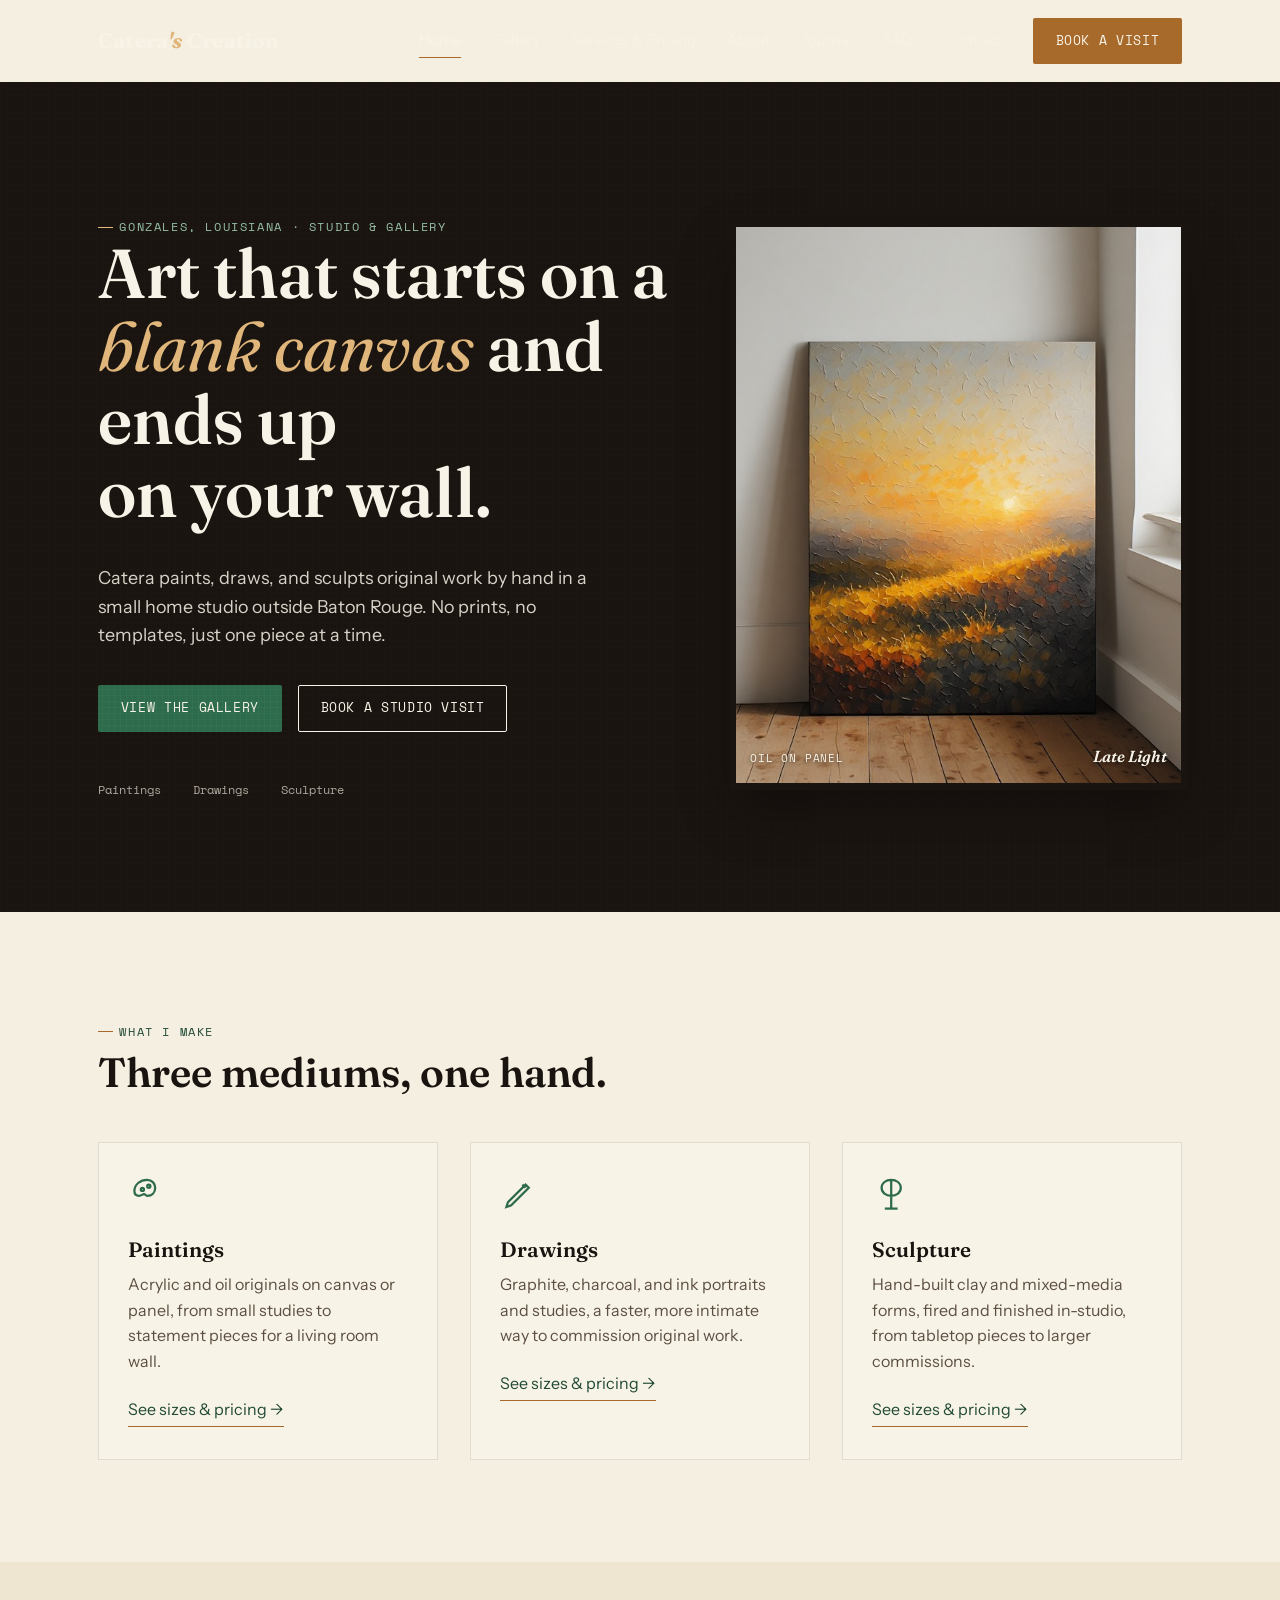
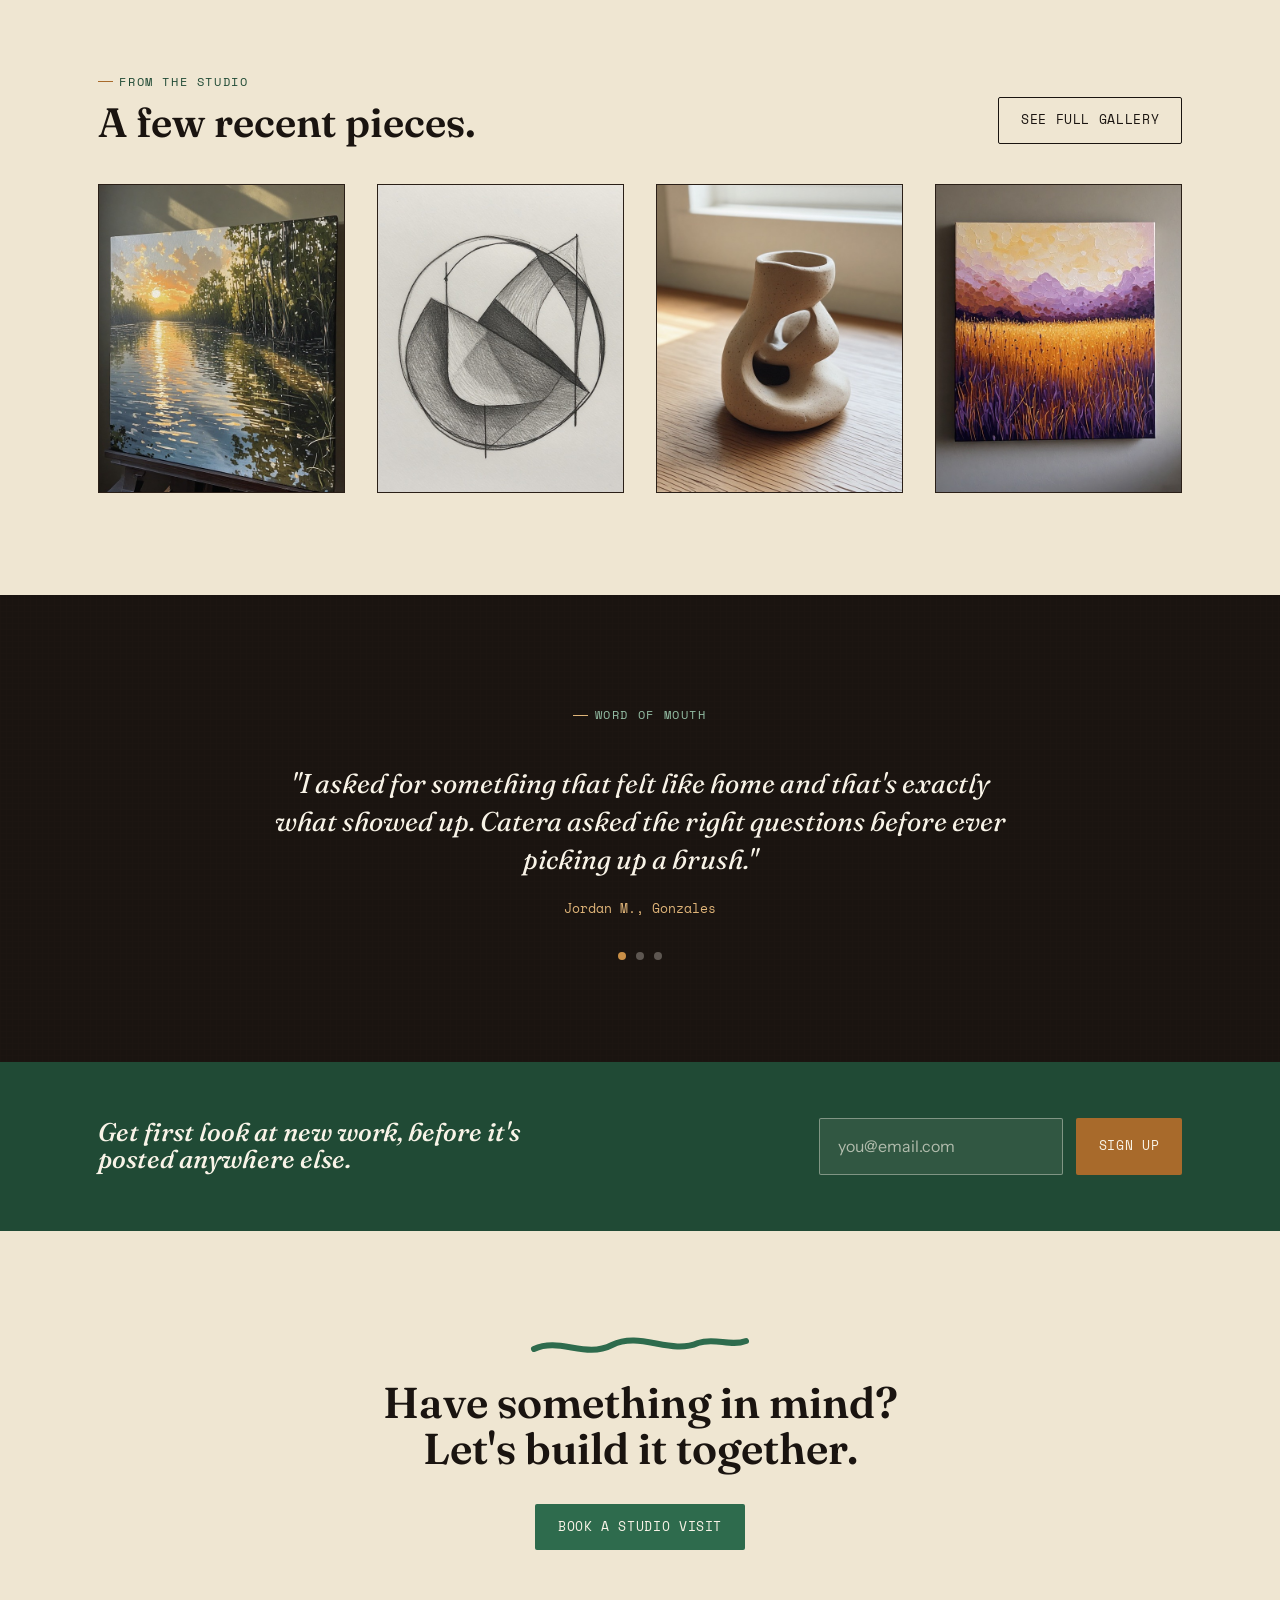
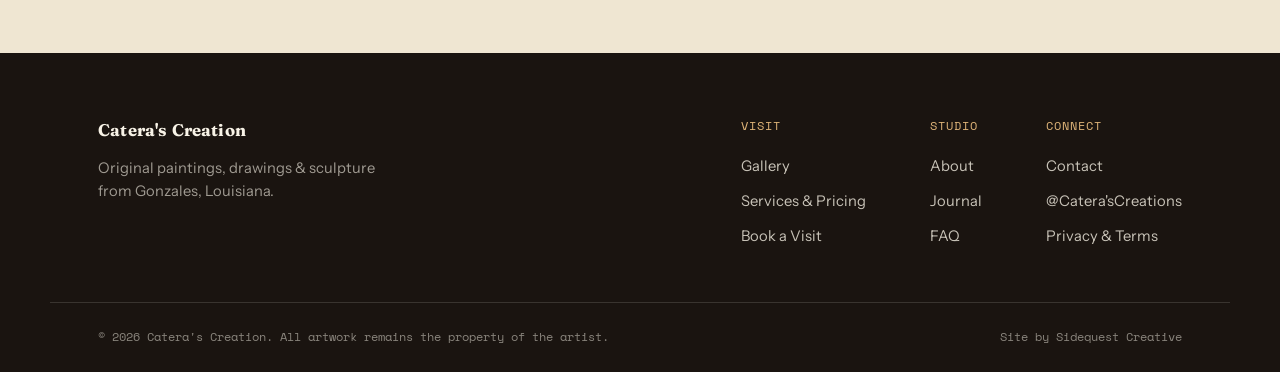
<file: index.html>
<!DOCTYPE html>
<html lang="en">
<head>
<meta charset="UTF-8">
<meta name="viewport" content="width=device-width, initial-scale=1.0">
<title>Catera's Creation | Original Paintings, Drawings & Sculpture | Gonzales, LA</title>
<meta name="description" content="Catera's Creation is an independent art studio in Gonzales, Louisiana making original paintings, drawings and sculpture. Browse the gallery or book a studio visit.">
<link rel="preconnect" href="https://fonts.googleapis.com">
<link rel="stylesheet" href="styles.css">
</head>
<body>

<header class="site-header" id="siteHeader">
  <div class="header-inner">
    <a href="index.html" class="wordmark">Catera<span class="wordmark-accent">'s</span> Creation</a>
    <nav class="site-nav" id="siteNav">
      <a href="index.html">Home</a>
      <a href="gallery.html">Gallery</a>
      <a href="services.html">Services &amp; Pricing</a>
      <a href="about.html">About</a>
      <a href="blog.html">Journal</a>
      <a href="faq.html">FAQ</a>
      <a href="contact.html">Contact</a>
    </nav>
    <a href="booking.html" class="btn btn-cta nav-cta">Book a Visit</a>
    <button class="nav-toggle" id="navToggle" aria-label="Open menu" aria-expanded="false">
      <span></span><span></span><span></span>
    </button>
  </div>
</header>

<main>

  <!-- HERO -->
  <section class="hero on-dark">
    <div class="texture-veil"></div>
    <div class="container hero-grid">
      <div>
        <span class="eyebrow">Gonzales, Louisiana · Studio &amp; Gallery</span>
        <h1>Art that starts on a<br><em>blank canvas</em> and ends up<br>on your wall.</h1>
        <svg class="brush brush-underline reveal" viewBox="0 0 300 40" aria-hidden="true"><path d="M4,20 C40,4 70,34 110,14 C150,-6 190,28 230,10 C260,-2 280,18 296,8"/></svg>
        <p class="hero-lede">Catera paints, draws, and sculpts original work by hand in a small home studio outside Baton Rouge. No prints, no templates, just one piece at a time.</p>
        <div class="hero-actions">
          <a href="gallery.html" class="btn btn-primary">View the Gallery</a>
          <a href="booking.html" class="btn btn-outline">Book a Studio Visit</a>
        </div>
        <div class="hero-meta">
          <span>Paintings</span><span>Drawings</span><span>Sculpture</span>
        </div>
      </div>
      <div class="hero-visual reveal">
        <img src="LateLight.jpeg" alt="Late Light, an oil painting in muted gold and green tones by Catera">
        <div class="hero-visual-tag"><span>Oil on panel</span><strong>Late Light</strong></div>
      </div>
    </div>
  </section>

  <!-- WHAT SHE MAKES -->
  <section>
    <div class="container">
      <div class="section-head reveal">
        <span class="eyebrow">What I Make</span>
        <h2>Three mediums, one hand.</h2>
      </div>
      <div class="grid grid-3">
        <div class="card card-medium reveal">
          <svg class="icon" viewBox="0 0 24 24" fill="none" stroke="currentColor" stroke-width="1.4"><path d="M12 3c-4.4 0-8 3-8 7 0 2.2 1.6 3 3 3s2-1 3-1 1 1 2 1c3 0 5-2 5-5 0-2.8-2.2-5-5-5z"/><circle cx="9" cy="9" r="1"/><circle cx="13" cy="7" r="1"/></svg>
          <h3>Paintings</h3>
          <p>Acrylic and oil originals on canvas or panel, from small studies to statement pieces for a living room wall.</p>
          <a href="services.html" class="btn-ghost">See sizes &amp; pricing →</a>
        </div>
        <div class="card card-medium reveal">
          <svg class="icon" viewBox="0 0 24 24" fill="none" stroke="currentColor" stroke-width="1.4"><path d="M4 20l3-1 11-11-2-2L5 17l-1 3z"/><path d="M14 6l2 2"/></svg>
          <h3>Drawings</h3>
          <p>Graphite, charcoal, and ink portraits and studies, a faster, more intimate way to commission original work.</p>
          <a href="services.html" class="btn-ghost">See sizes &amp; pricing →</a>
        </div>
        <div class="card card-medium reveal">
          <svg class="icon" viewBox="0 0 24 24" fill="none" stroke="currentColor" stroke-width="1.4"><path d="M12 3v18M6 8c0-3 2.7-5 6-5s6 2 6 5-2.7 5-6 5-6-2-6-5z"/><path d="M8 21h8"/></svg>
          <h3>Sculpture</h3>
          <p>Hand-built clay and mixed-media forms, fired and finished in-studio, from tabletop pieces to larger commissions.</p>
          <a href="services.html" class="btn-ghost">See sizes &amp; pricing →</a>
        </div>
      </div>
    </div>
  </section>

  <!-- GALLERY PREVIEW -->
  <section class="bg-parchment">
    <div class="container">
      <div class="section-head-row reveal" style="margin-bottom: 2.5rem;">
        <div class="section-head" style="margin-bottom:0;">
          <span class="eyebrow">From the Studio</span>
          <h2>A few recent pieces.</h2>
        </div>
        <a href="gallery.html" class="btn btn-outline dark">See Full Gallery</a>
      </div>
      <div class="grid grid-4">
        <a href="gallery.html" class="art-tile art-1 reveal"><div class="art-paint"></div><img class="art-photo" src="BayouMorning.jpeg" alt="Bayou Morning acrylic painting"><div class="art-tag"><p class="art-title">Bayou Morning</p><p class="art-meta">Acrylic on canvas</p></div></a>
        <a href="gallery.html" class="art-tile art-4 reveal"><div class="art-paint"></div><img class="art-photo" src="StudyNo3.jpeg" alt="Study No. 3 graphite drawing"><div class="art-tag"><p class="art-title">Study No. 3</p><p class="art-meta">Graphite on paper</p></div></a>
        <a href="gallery.html" class="art-tile art-6 reveal"><div class="art-paint"></div><img class="art-photo" src="HeldForm.jpeg" alt="Held Form stoneware sculpture"><div class="art-tag"><p class="art-title">Held Form</p><p class="art-meta">Stoneware</p></div></a>
        <a href="gallery.html" class="art-tile art-8 reveal"><div class="art-paint"></div><img class="art-photo" src="OchreField.jpeg" alt="Ochre Field acrylic painting"><div class="art-tag"><p class="art-title">Ochre Field</p><p class="art-meta">Acrylic on canvas</p></div></a>
      </div>
    </div>
  </section>

  <!-- TESTIMONIALS -->
  <section class="on-dark">
    <div class="texture-veil"></div>
    <div class="container">
      <div class="text-center reveal" style="margin-bottom: 2.5rem;">
        <span class="eyebrow">Word of Mouth</span>
      </div>
      <div class="testimonial-wrap reveal">
        <div class="testimonial-slide active">
          <blockquote>"I asked for something that felt like home and that's exactly what showed up. Catera asked the right questions before ever picking up a brush."</blockquote>
          <cite>Jordan M., Gonzales</cite>
        </div>
        <div class="testimonial-slide">
          <blockquote>"The sculpture commission took a few weeks longer than I expected, but I'd rather it be right than fast. Worth the wait, every time."</blockquote>
          <cite>Priya R., Baton Rouge</cite>
        </div>
        <div class="testimonial-slide">
          <blockquote>"Booking a studio visit felt like visiting a friend, not a transaction. Left with a drawing I still can't stop looking at."</blockquote>
          <cite>Devin T., Prairieville</cite>
        </div>
        <div class="testimonial-dots"></div>
      </div>
    </div>
  </section>

  <!-- NEWSLETTER -->
  <section class="newsletter-band section-tight">
    <div class="container newsletter-inner">
      <h3>Get first look at new work, before it's posted anywhere else.</h3>
      <form class="newsletter-form" data-demo-form data-success-message="You're on the list. Welcome in." novalidate>
        <div class="field" style="margin:0;">
          <input type="email" name="email" placeholder="you@email.com" required>
        </div>
        <button type="submit" class="btn btn-cta">Sign Up</button>
      </form>
    </div>
    <div class="container"><p class="form-status" style="max-width:420px; margin-left:auto; background:rgba(248,243,231,.15); border-color:rgba(248,243,231,.4); color:#fff;"></p></div>
  </section>

  <!-- CTA BANNER -->
  <section class="bg-parchment text-center">
    <div class="container reveal">
      <svg class="brush brush-divider" viewBox="0 0 220 28" aria-hidden="true"><path d="M4,16 C30,4 55,26 82,12 C110,-2 140,22 168,10 C185,4 200,14 216,8"/></svg>
      <h2 style="margin-top: 1.2rem; font-size: clamp(1.9rem, 3.4vw, 2.7rem);">Have something in mind?<br>Let's build it together.</h2>
      <div style="margin-top: 2rem;"><a href="booking.html" class="btn btn-primary">Book a Studio Visit</a></div>
    </div>
  </section>

</main>

<footer class="site-footer">
  <div class="footer-inner">
    <div class="footer-brand">
      <p class="wordmark small" style="color:#f8f3e7;">Catera's Creation</p>
      <p class="footer-tagline">Original paintings, drawings &amp; sculpture from Gonzales, Louisiana.</p>
    </div>
    <div class="footer-links">
      <div>
        <p class="footer-heading">Visit</p>
        <a href="gallery.html">Gallery</a>
        <a href="services.html">Services &amp; Pricing</a>
        <a href="booking.html">Book a Visit</a>
      </div>
      <div>
        <p class="footer-heading">Studio</p>
        <a href="about.html">About</a>
        <a href="blog.html">Journal</a>
        <a href="faq.html">FAQ</a>
      </div>
      <div>
        <p class="footer-heading">Connect</p>
        <a href="contact.html">Contact</a>
        <a href="https://instagram.com" target="_blank" rel="noopener">@Catera'sCreations</a>
        <button class="link-btn" data-open-privacy>Privacy &amp; Terms</button>
      </div>
    </div>
  </div>
  <div class="footer-bottom">
    <p>© 2026 Catera's Creation. All artwork remains the property of the artist.</p>
    <p class="footer-credit">Site by Sidequest Creative</p>
  </div>
</footer>

<div class="modal" id="privacyModal" aria-hidden="true">
  <div class="modal-panel" role="dialog" aria-modal="true" aria-labelledby="privacyTitle">
    <button class="modal-close" data-close-privacy aria-label="Close">×</button>
    <h3 id="privacyTitle">Privacy &amp; Terms</h3>
    <p>This is placeholder policy text for demonstration. Before launch, replace this with a real privacy policy and terms of use covering how inquiries, booking details, and newsletter emails are collected and stored.</p>
    <p>Images and descriptions of artwork on this site are the property of Catera's Creation and may not be reproduced without permission.</p>
  </div>
</div>

<script src="script.js"></script>
</body>
</html>
</file>
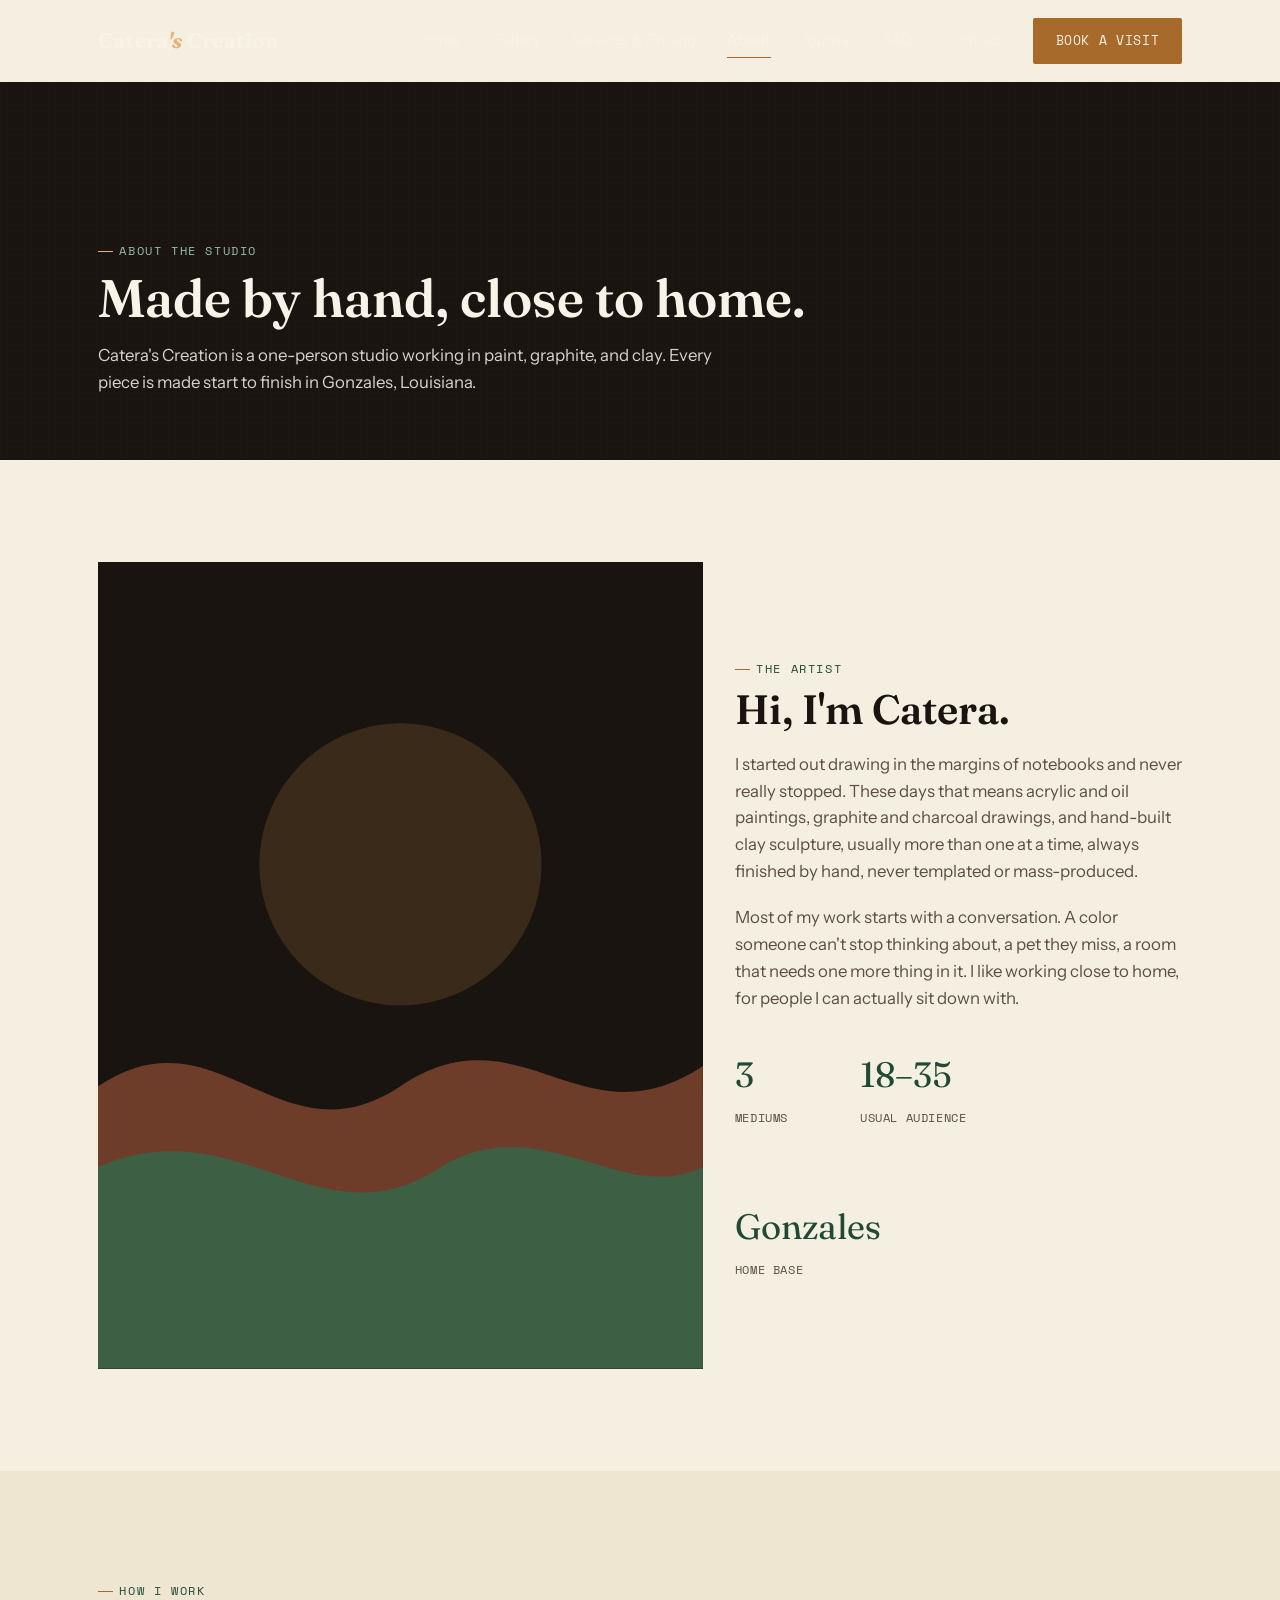
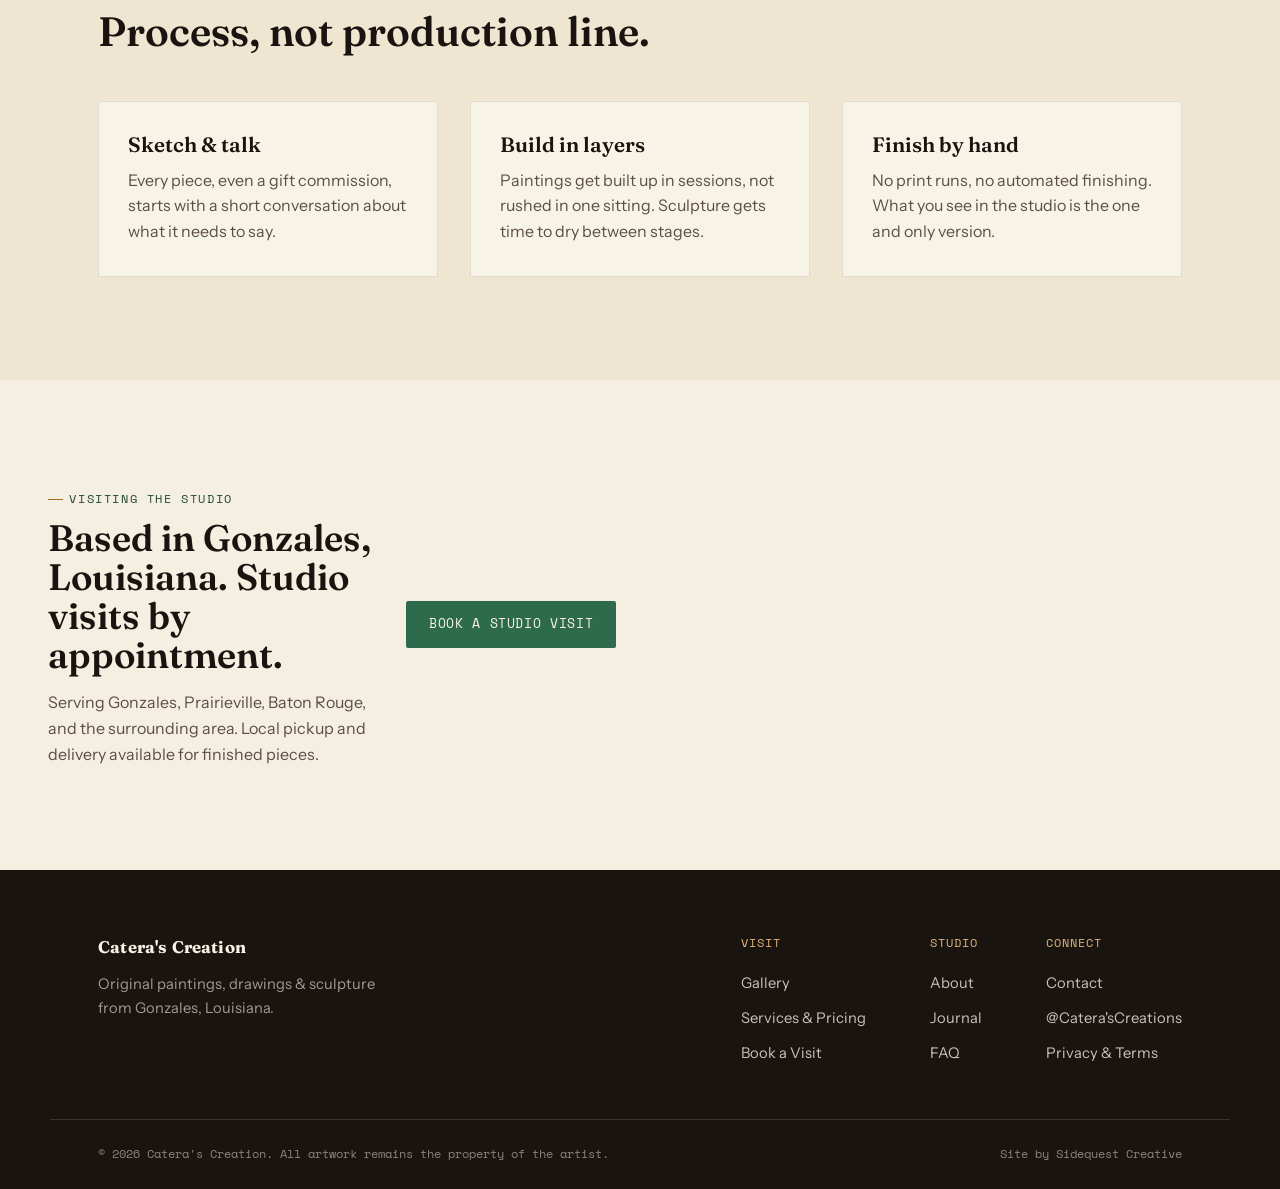
<file: about.html>
<!DOCTYPE html>
<html lang="en">
<head>
<meta charset="UTF-8">
<meta name="viewport" content="width=device-width, initial-scale=1.0">
<title>About | Catera's Creation</title>
<meta name="description" content="Meet Catera, an independent painter, drawer, and sculptor working out of a home studio in Gonzales, Louisiana.">
<link rel="preconnect" href="https://fonts.googleapis.com">
<link rel="stylesheet" href="styles.css">
</head>
<body>

<header class="site-header" id="siteHeader">
  <div class="header-inner">
    <a href="index.html" class="wordmark">Catera<span class="wordmark-accent">'s</span> Creation</a>
    <nav class="site-nav" id="siteNav">
      <a href="index.html">Home</a>
      <a href="gallery.html">Gallery</a>
      <a href="services.html">Services &amp; Pricing</a>
      <a href="about.html">About</a>
      <a href="blog.html">Journal</a>
      <a href="faq.html">FAQ</a>
      <a href="contact.html">Contact</a>
    </nav>
    <a href="booking.html" class="btn btn-cta nav-cta">Book a Visit</a>
    <button class="nav-toggle" id="navToggle" aria-label="Open menu" aria-expanded="false">
      <span></span><span></span><span></span>
    </button>
  </div>
</header>

<main>

  <section class="page-hero on-dark">
    <div class="texture-veil"></div>
    <div class="container">
      <span class="eyebrow">About the Studio</span>
      <h1>Made by hand, close to home.</h1>
      <p class="page-hero-lede">Catera's Creation is a one-person studio working in paint, graphite, and clay. Every piece is made start to finish in Gonzales, Louisiana.</p>
    </div>
  </section>

  <section>
    <div class="container hero-grid">
      <div class="avatar-brush reveal">
        <svg viewBox="0 0 300 400" preserveAspectRatio="xMidYMid slice">
          <rect width="300" height="400" fill="#1a1410"/>
          <path d="M0,260 C60,220 90,300 150,260 C210,220 240,290 300,250 L300,400 L0,400 Z" fill="#7c4530" opacity="0.85"/>
          <path d="M0,300 C70,270 110,340 170,300 C220,270 260,320 300,300 L300,400 L0,400 Z" fill="#2e6b4d" opacity="0.75"/>
          <circle cx="150" cy="150" r="70" fill="#c98f47" opacity="0.18"/>
        </svg>
      </div>
      <div>
        <span class="eyebrow">The Artist</span>
        <h2 style="margin-top:.6rem; font-size: clamp(1.9rem, 3.2vw, 2.6rem);">Hi, I'm Catera.</h2>
        <p style="margin-top: 1.2rem; color: var(--ink-600); font-size: 1.05rem;">I started out drawing in the margins of notebooks and never really stopped. These days that means acrylic and oil paintings, graphite and charcoal drawings, and hand-built clay sculpture, usually more than one at a time, always finished by hand, never templated or mass-produced.</p>
        <p style="margin-top: 1.2rem; color: var(--ink-600); font-size: 1.05rem;">Most of my work starts with a conversation. A color someone can't stop thinking about, a pet they miss, a room that needs one more thing in it. I like working close to home, for people I can actually sit down with.</p>
        <div class="stat-row" style="margin-top: 2.2rem;">
          <div><p class="stat-num">3</p><p class="stat-label">Mediums</p></div>
          <div><p class="stat-num">18–35</p><p class="stat-label">Usual Audience</p></div>
          <div><p class="stat-num">Gonzales</p><p class="stat-label">Home Base</p></div>
        </div>
      </div>
    </div>
  </section>

  <section class="bg-parchment">
    <div class="container">
      <div class="section-head reveal">
        <span class="eyebrow">How I Work</span>
        <h2>Process, not production line.</h2>
      </div>
      <div class="grid grid-3">
        <div class="card card-medium reveal">
          <h3>Sketch &amp; talk</h3>
          <p>Every piece, even a gift commission, starts with a short conversation about what it needs to say.</p>
        </div>
        <div class="card card-medium reveal">
          <h3>Build in layers</h3>
          <p>Paintings get built up in sessions, not rushed in one sitting. Sculpture gets time to dry between stages.</p>
        </div>
        <div class="card card-medium reveal">
          <h3>Finish by hand</h3>
          <p>No print runs, no automated finishing. What you see in the studio is the one and only version.</p>
        </div>
      </div>
    </div>
  </section>

  <section class="split-cta">
    <div class="container split-cta">
      <div class="reveal">
        <span class="eyebrow">Visiting the Studio</span>
        <h2 style="margin-top:.6rem; font-size: clamp(1.7rem, 3vw, 2.3rem);">Based in Gonzales, Louisiana. Studio visits by appointment.</h2>
        <p style="margin-top: 1rem; color: var(--ink-600);">Serving Gonzales, Prairieville, Baton Rouge, and the surrounding area. Local pickup and delivery available for finished pieces.</p>
      </div>
      <a href="booking.html" class="btn btn-primary reveal" style="justify-self:start;">Book a Studio Visit</a>
    </div>
  </section>

</main>

<footer class="site-footer">
  <div class="footer-inner">
    <div class="footer-brand">
      <p class="wordmark small" style="color:#f8f3e7;">Catera's Creation</p>
      <p class="footer-tagline">Original paintings, drawings &amp; sculpture from Gonzales, Louisiana.</p>
    </div>
    <div class="footer-links">
      <div>
        <p class="footer-heading">Visit</p>
        <a href="gallery.html">Gallery</a>
        <a href="services.html">Services &amp; Pricing</a>
        <a href="booking.html">Book a Visit</a>
      </div>
      <div>
        <p class="footer-heading">Studio</p>
        <a href="about.html">About</a>
        <a href="blog.html">Journal</a>
        <a href="faq.html">FAQ</a>
      </div>
      <div>
        <p class="footer-heading">Connect</p>
        <a href="contact.html">Contact</a>
        <a href="https://instagram.com" target="_blank" rel="noopener">@Catera'sCreations</a>
        <button class="link-btn" data-open-privacy>Privacy &amp; Terms</button>
      </div>
    </div>
  </div>
  <div class="footer-bottom">
    <p>© 2026 Catera's Creation. All artwork remains the property of the artist.</p>
    <p class="footer-credit">Site by Sidequest Creative</p>
  </div>
</footer>

<div class="modal" id="privacyModal" aria-hidden="true">
  <div class="modal-panel" role="dialog" aria-modal="true" aria-labelledby="privacyTitle">
    <button class="modal-close" data-close-privacy aria-label="Close">×</button>
    <h3 id="privacyTitle">Privacy &amp; Terms</h3>
    <p>This is placeholder policy text for demonstration. Before launch, replace this with a real privacy policy and terms of use covering how inquiries, booking details, and newsletter emails are collected and stored.</p>
    <p>Images and descriptions of artwork on this site are the property of Catera's Creation and may not be reproduced without permission.</p>
  </div>
</div>

<script src="script.js"></script>
</body>
</html>
</file>
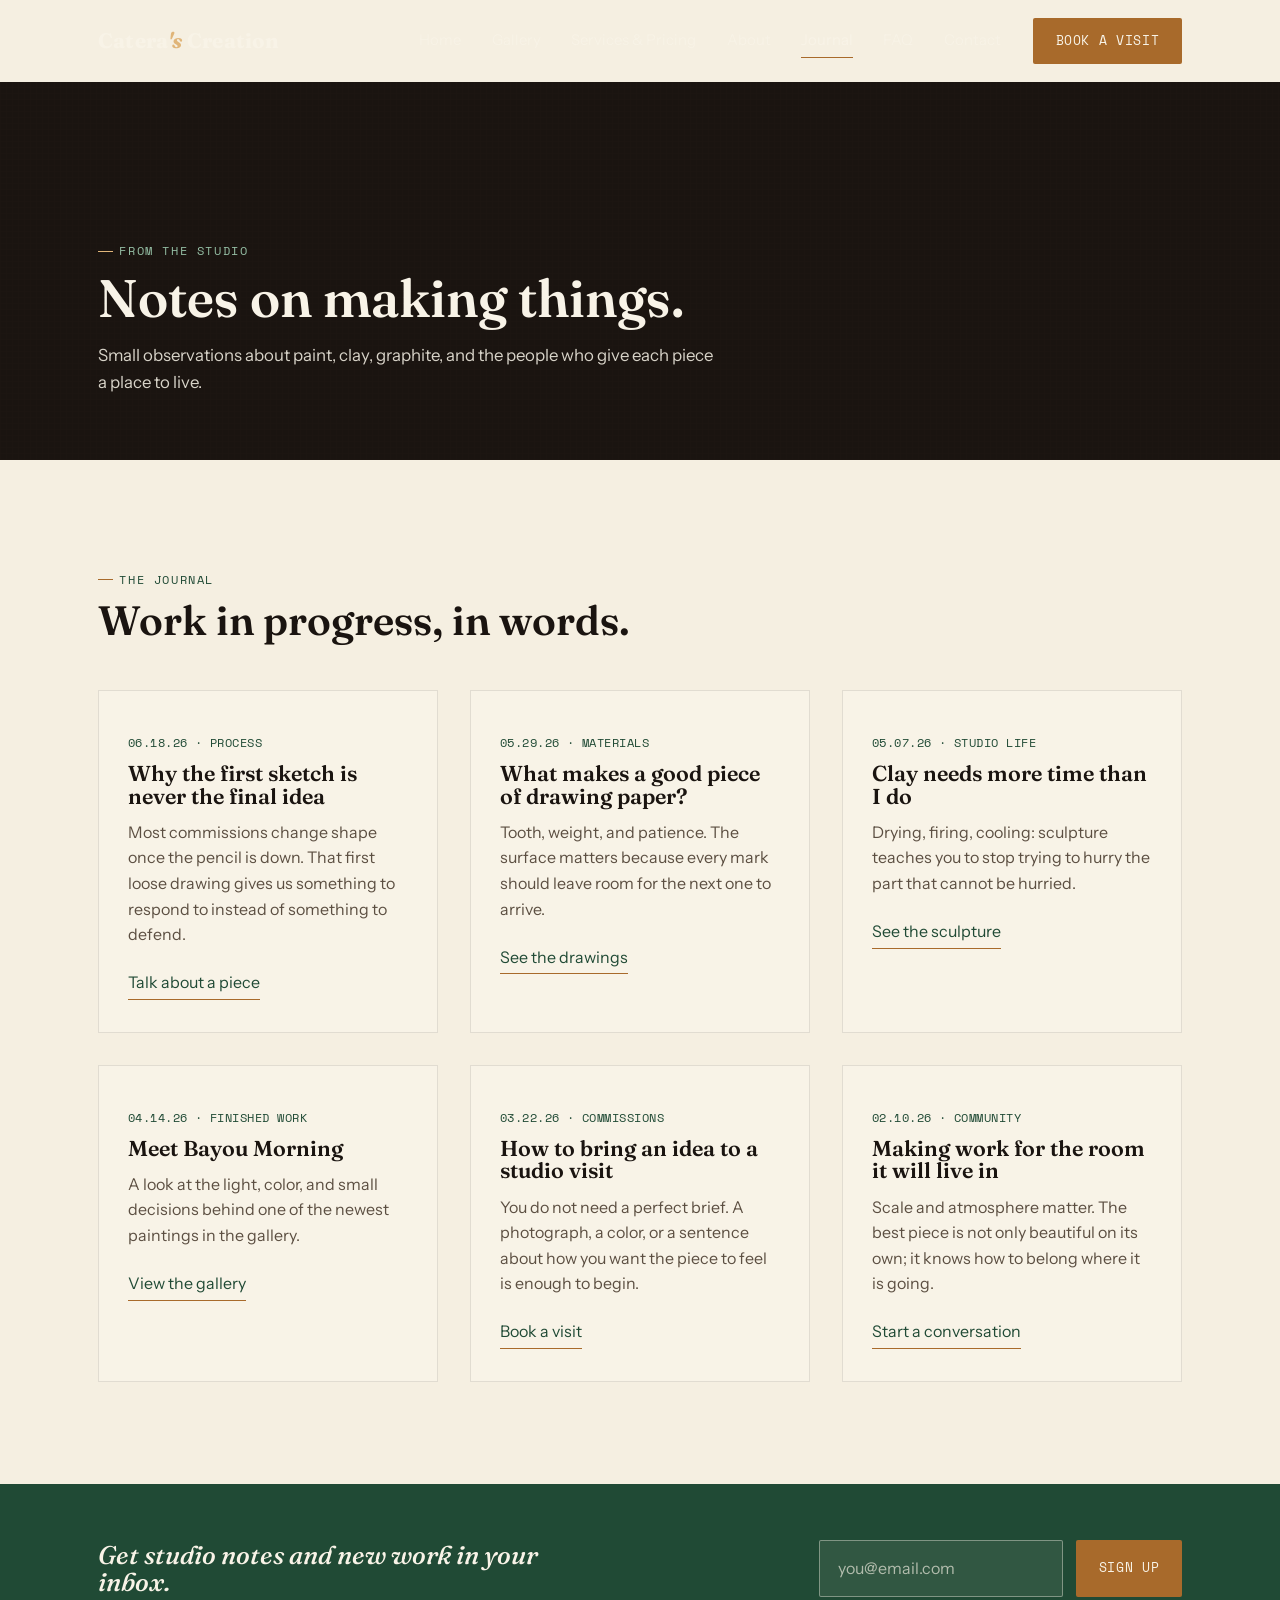
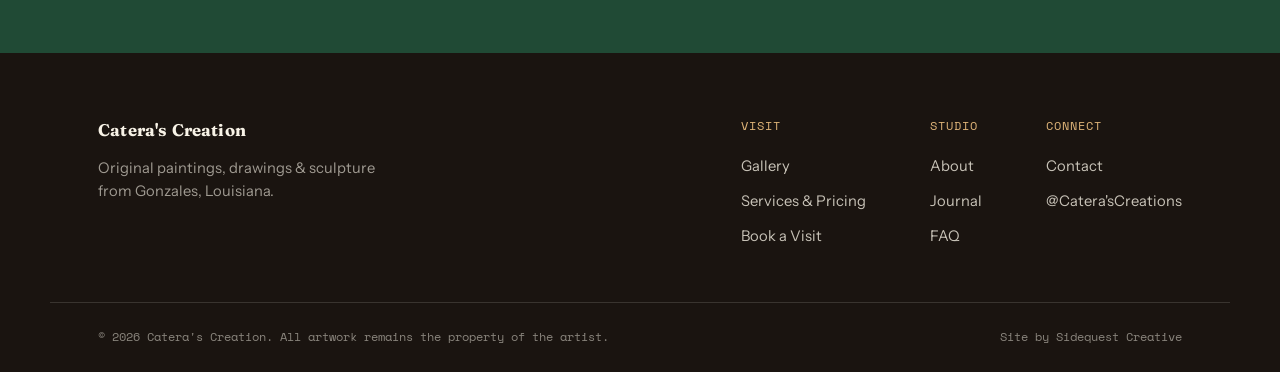
<file: blog.html>
<!DOCTYPE html>
<html lang="en">
<head>
<meta charset="UTF-8">
<meta name="viewport" content="width=device-width, initial-scale=1.0">
<title>Journal | Catera's Creation</title>
<meta name="description" content="Notes from the studio: process, materials, finished pieces, and life as an independent artist in Louisiana.">
<link rel="preconnect" href="https://fonts.googleapis.com">
<link rel="stylesheet" href="styles.css">
</head>
<body>
<header class="site-header" id="siteHeader"><div class="header-inner"><a href="index.html" class="wordmark">Catera<span class="wordmark-accent">'s</span> Creation</a><nav class="site-nav" id="siteNav"><a href="index.html">Home</a><a href="gallery.html">Gallery</a><a href="services.html">Services &amp; Pricing</a><a href="about.html">About</a><a href="blog.html">Journal</a><a href="faq.html">FAQ</a><a href="contact.html">Contact</a></nav><a href="booking.html" class="btn btn-cta nav-cta">Book a Visit</a><button class="nav-toggle" id="navToggle" aria-label="Open menu" aria-expanded="false"><span></span><span></span><span></span></button></div></header>
<main>
<section class="page-hero on-dark"><div class="texture-veil"></div><div class="container"><span class="eyebrow">From the Studio</span><h1>Notes on making things.</h1><p class="page-hero-lede">Small observations about paint, clay, graphite, and the people who give each piece a place to live.</p></div></section>
<section><div class="container"><div class="section-head reveal"><span class="eyebrow">The Journal</span><h2>Work in progress, in words.</h2></div><div class="grid grid-3"><article class="card post-card reveal"><p class="post-date">06.18.26 · PROCESS</p><h3>Why the first sketch is never the final idea</h3><p>Most commissions change shape once the pencil is down. That first loose drawing gives us something to respond to instead of something to defend.</p><a href="contact.html" class="btn-ghost" style="display:inline-block;margin-top:1.2rem;">Talk about a piece</a></article><article class="card post-card reveal"><p class="post-date">05.29.26 · MATERIALS</p><h3>What makes a good piece of drawing paper?</h3><p>Tooth, weight, and patience. The surface matters because every mark should leave room for the next one to arrive.</p><a href="gallery.html" class="btn-ghost" style="display:inline-block;margin-top:1.2rem;">See the drawings</a></article><article class="card post-card reveal"><p class="post-date">05.07.26 · STUDIO LIFE</p><h3>Clay needs more time than I do</h3><p>Drying, firing, cooling: sculpture teaches you to stop trying to hurry the part that cannot be hurried.</p><a href="gallery.html" class="btn-ghost" style="display:inline-block;margin-top:1.2rem;">See the sculpture</a></article><article class="card post-card reveal"><p class="post-date">04.14.26 · FINISHED WORK</p><h3>Meet Bayou Morning</h3><p>A look at the light, color, and small decisions behind one of the newest paintings in the gallery.</p><a href="gallery.html" class="btn-ghost" style="display:inline-block;margin-top:1.2rem;">View the gallery</a></article><article class="card post-card reveal"><p class="post-date">03.22.26 · COMMISSIONS</p><h3>How to bring an idea to a studio visit</h3><p>You do not need a perfect brief. A photograph, a color, or a sentence about how you want the piece to feel is enough to begin.</p><a href="booking.html" class="btn-ghost" style="display:inline-block;margin-top:1.2rem;">Book a visit</a></article><article class="card post-card reveal"><p class="post-date">02.10.26 · COMMUNITY</p><h3>Making work for the room it will live in</h3><p>Scale and atmosphere matter. The best piece is not only beautiful on its own; it knows how to belong where it is going.</p><a href="contact.html" class="btn-ghost" style="display:inline-block;margin-top:1.2rem;">Start a conversation</a></article></div></div></section>
<section class="newsletter-band section-tight"><div class="container newsletter-inner"><h3>Get studio notes and new work in your inbox.</h3><form class="newsletter-form" data-demo-form data-success-message="You're on the list. Welcome in." novalidate><div class="field" style="margin:0;"><input type="email" name="email" placeholder="you@email.com" required></div><button type="submit" class="btn btn-cta">Sign Up</button></form></div><div class="container"><p class="form-status" style="max-width:420px;margin-left:auto;background:rgba(248,243,231,.15);border-color:rgba(248,243,231,.4);color:#fff;"></p></div></section>
</main>
<footer class="site-footer"><div class="footer-inner"><div class="footer-brand"><p class="wordmark small">Catera's Creation</p><p class="footer-tagline">Original paintings, drawings &amp; sculpture from Gonzales, Louisiana.</p></div><div class="footer-links"><div><p class="footer-heading">Visit</p><a href="gallery.html">Gallery</a><a href="services.html">Services &amp; Pricing</a><a href="booking.html">Book a Visit</a></div><div><p class="footer-heading">Studio</p><a href="about.html">About</a><a href="blog.html">Journal</a><a href="faq.html">FAQ</a></div><div><p class="footer-heading">Connect</p><a href="contact.html">Contact</a><a href="https://instagram.com" target="_blank" rel="noopener">@Catera'sCreations</a></div></div></div><div class="footer-bottom"><p>© 2026 Catera's Creation. All artwork remains the property of the artist.</p><p class="footer-credit">Site by Sidequest Creative</p></div></footer>
<script src="script.js"></script>
</body>
</html>
</file>
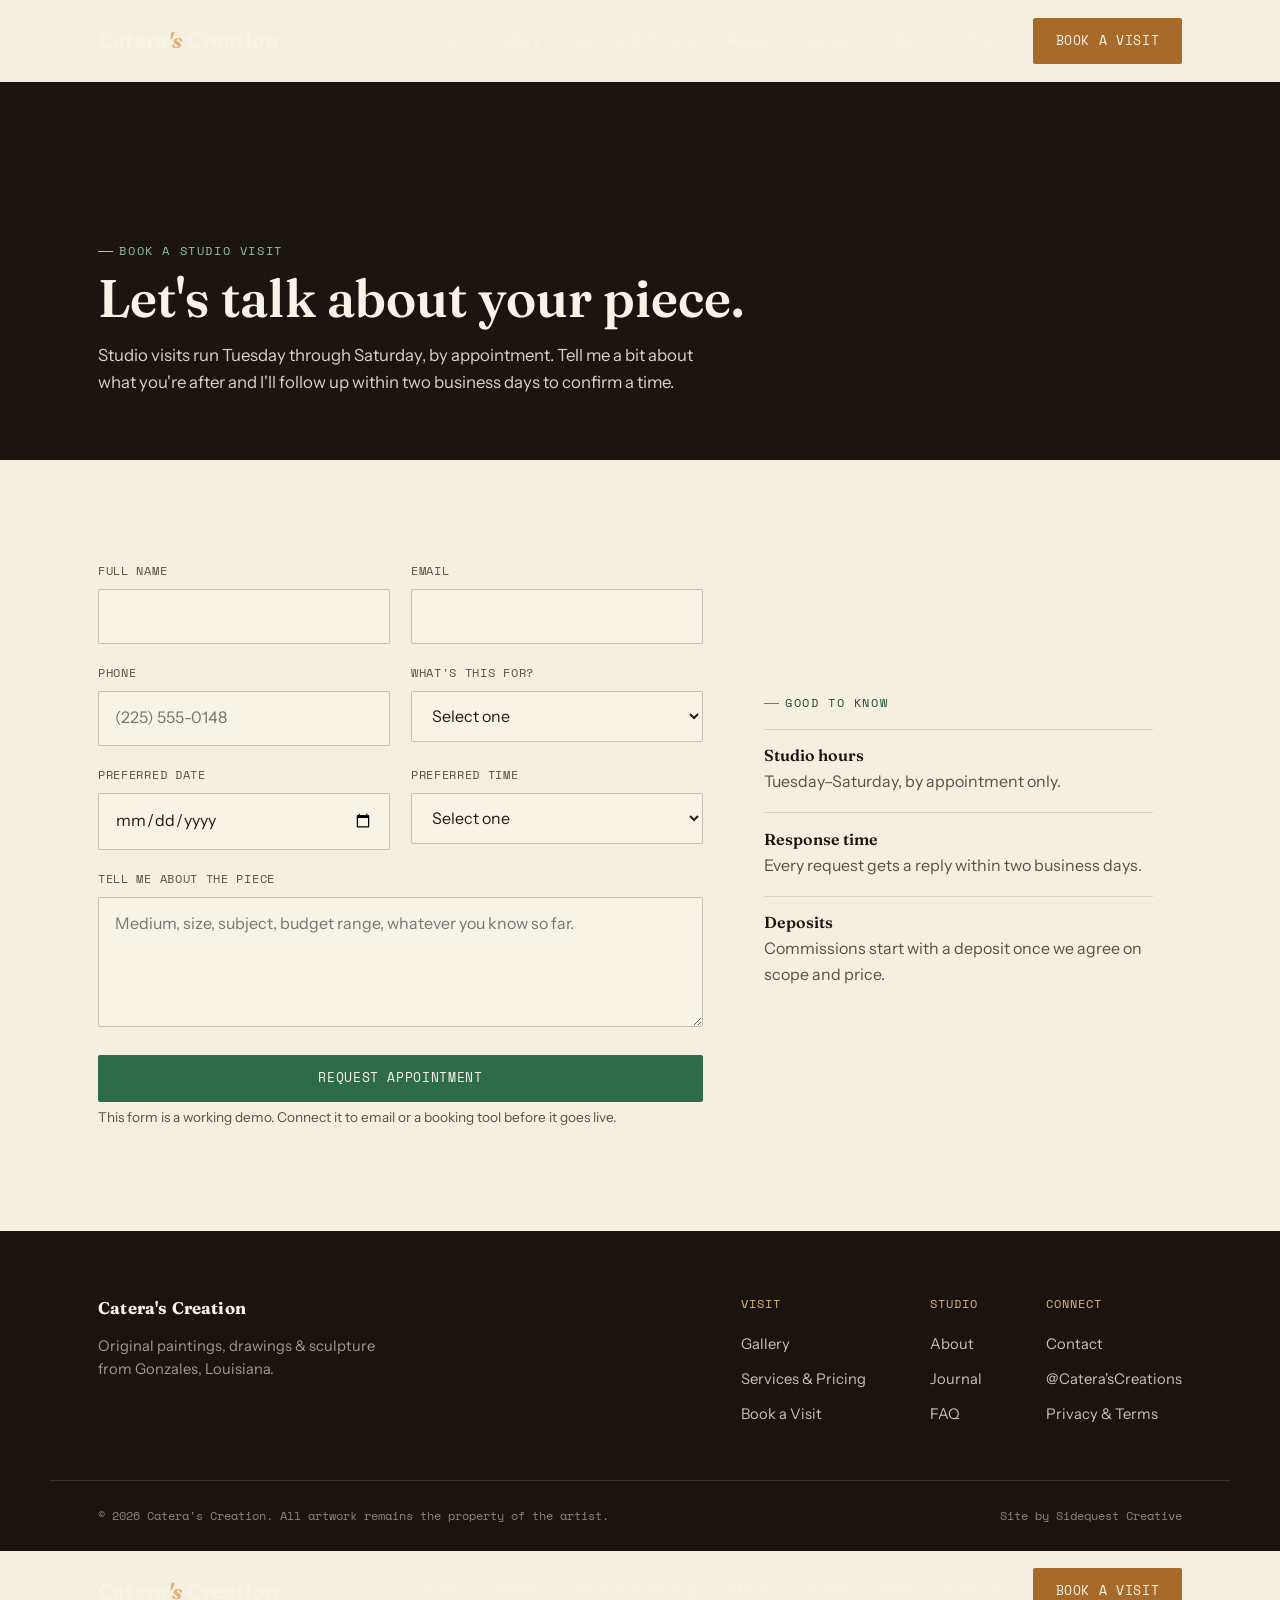
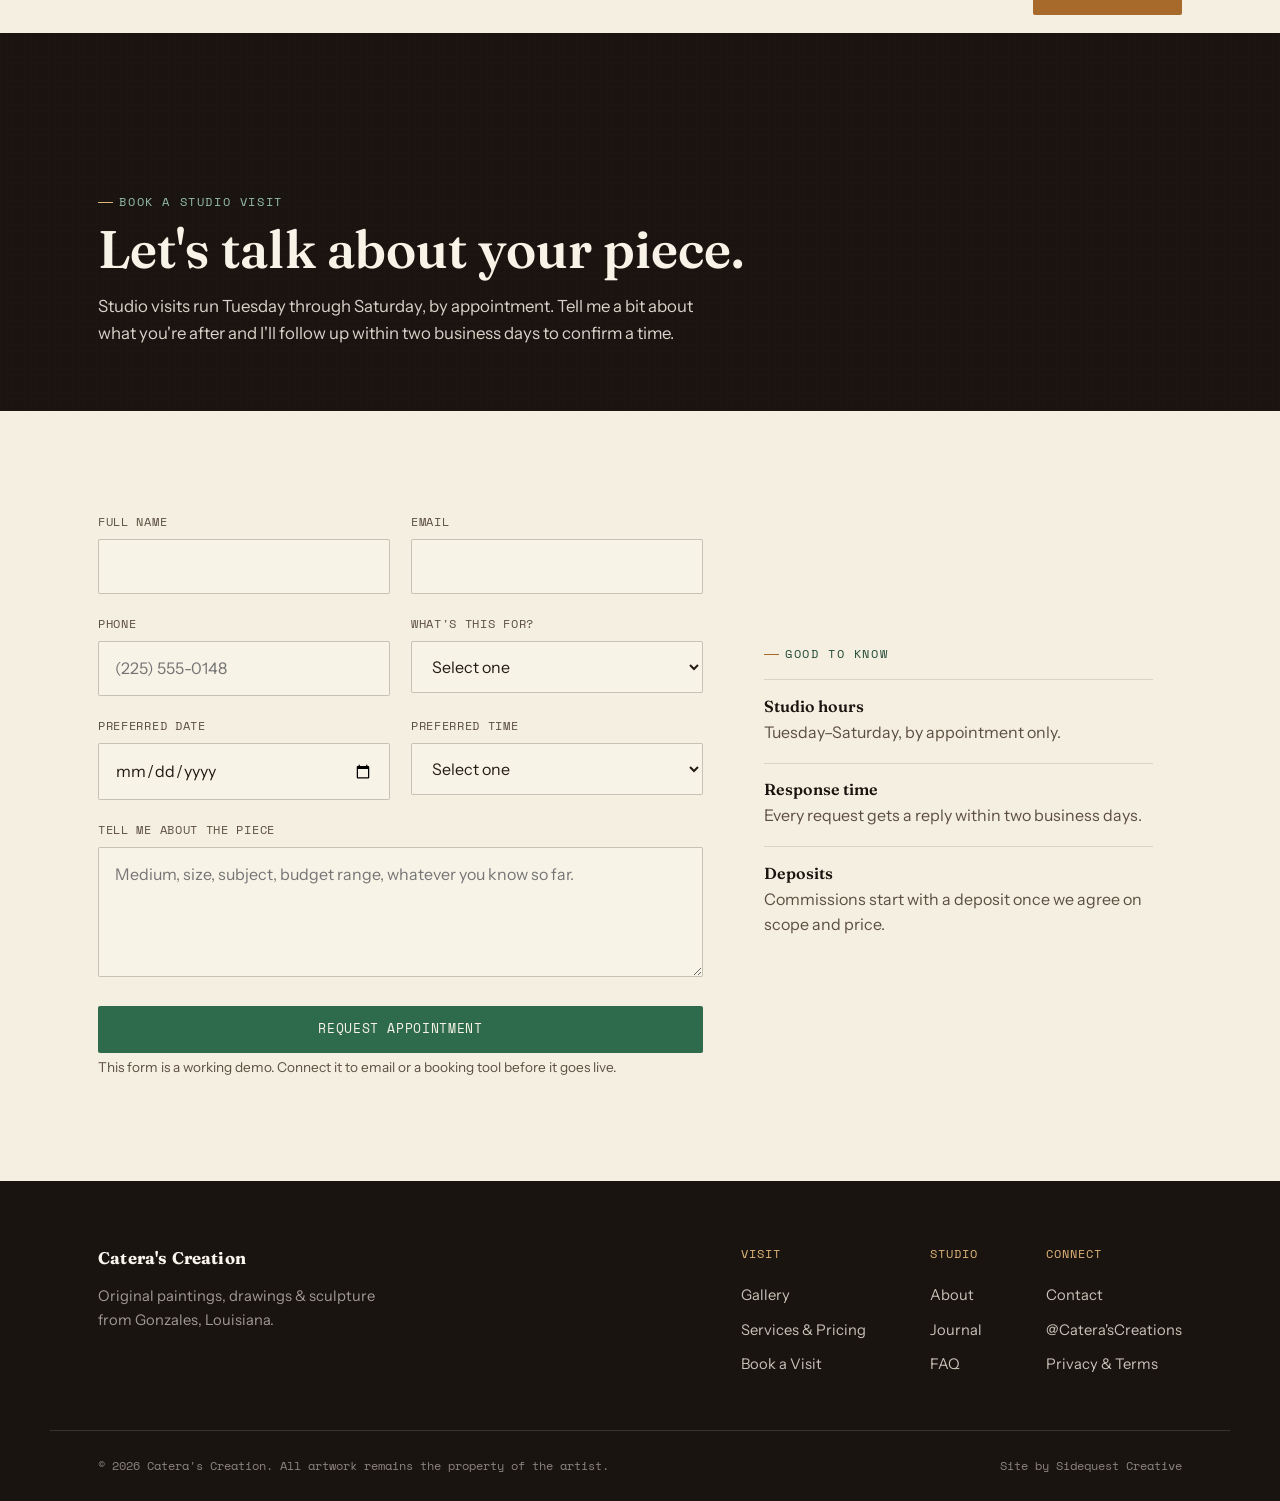
<file: booking.html>
<!DOCTYPE html>
<html lang="en">
<head>
<meta charset="UTF-8">
<meta name="viewport" content="width=device-width, initial-scale=1.0">
<title>Book a Studio Visit | Catera's Creation</title>
<meta name="description" content="Request a studio visit or commission consult with Catera's Creation in Gonzales, Louisiana.">
<link rel="preconnect" href="https://fonts.googleapis.com">
<link rel="stylesheet" href="styles.css">
</head>
<body>

<header class="site-header" id="siteHeader">
  <div class="header-inner">
    <a href="index.html" class="wordmark">Catera<span class="wordmark-accent">'s</span> Creation</a>
    <nav class="site-nav" id="siteNav">
      <a href="index.html">Home</a>
      <a href="gallery.html">Gallery</a>
      <a href="services.html">Services &amp; Pricing</a>
      <a href="about.html">About</a>
      <a href="blog.html">Journal</a>
      <a href="faq.html">FAQ</a>
      <a href="contact.html">Contact</a>
    </nav>
    <a href="booking.html" class="btn btn-cta nav-cta">Book a Visit</a>
    <button class="nav-toggle" id="navToggle" aria-label="Open menu" aria-expanded="false">
      <span></span><span></span><span></span>
    </button>
  </div>
</header>

<main>

  <section class="page-hero on-dark">
    <div class="texture-veil"></div>
    <div class="container">
      <span class="eyebrow">Book a Studio Visit</span>
      <h1>Let's talk about your piece.</h1>
      <p class="page-hero-lede">Studio visits run Tuesday through Saturday, by appointment. Tell me a bit about what you're after and I'll follow up within two business days to confirm a time.</p>
    </div>
  </section>

  <section>
    <div class="container hero-grid">

      <form class="form-grid reveal" data-demo-form novalidate
            data-submit-label="Request Appointment" data-sending-label="Sending Request…"
            data-success-message="Request received. Catera will follow up within 2 business days to confirm a time.">
        <div class="form-row-2">
          <div class="field">
            <label for="bk-name">Full name</label>
            <input id="bk-name" name="name" type="text" required>
            <p class="field-error">Enter your name.</p>
          </div>
          <div class="field">
            <label for="bk-email">Email</label>
            <input id="bk-email" name="email" type="email" required>
            <p class="field-error">Enter a valid email address.</p>
          </div>
        </div>

        <div class="form-row-2">
          <div class="field">
            <label for="bk-phone">Phone</label>
            <input id="bk-phone" name="phone" type="tel" placeholder="(225) 555-0148">
          </div>
          <div class="field">
            <label for="bk-type">What's this for?</label>
            <select id="bk-type" name="type" required>
              <option value="">Select one</option>
              <option>Studio visit</option>
              <option>Commission consult</option>
              <option>Purchase an existing piece</option>
              <option>Something else</option>
            </select>
            <p class="field-error">Choose an option.</p>
          </div>
        </div>

        <div class="form-row-2">
          <div class="field">
            <label for="bk-date">Preferred date</label>
            <input id="bk-date" name="date" type="date" required>
            <p class="field-error">Pick a preferred date.</p>
          </div>
          <div class="field">
            <label for="bk-time">Preferred time</label>
            <select id="bk-time" name="time" required>
              <option value="">Select one</option>
              <option>Morning (10am–12pm)</option>
              <option>Afternoon (1pm–4pm)</option>
              <option>Early evening (4pm–6pm)</option>
            </select>
            <p class="field-error">Choose a time window.</p>
          </div>
        </div>

        <div class="field">
          <label for="bk-message">Tell me about the piece</label>
          <textarea id="bk-message" name="message" placeholder="Medium, size, subject, budget range, whatever you know so far." required></textarea>
          <p class="field-error">Add a few details so Catera can prep for the visit.</p>
        </div>

        <div>
          <button type="submit" class="btn btn-primary btn-block">Request Appointment</button>
          <p class="form-note">This form is a working demo. Connect it to email or a booking tool before it goes live.</p>
          <p class="form-status" role="status"></p>
        </div>
      </form>

      <div class="reveal">
        <div class="card" style="background: var(--parchment-50); border: none;">
          <span class="eyebrow">Good to Know</span>
          <div class="process-list" style="margin-top: 1rem;">
            <div class="process-item" style="padding: 1.1rem 0;">
              <div><h4 style="font-size:1rem;">Studio hours</h4><p style="margin-top:.3rem;">Tuesday–Saturday, by appointment only.</p></div>
            </div>
            <div class="process-item" style="padding: 1.1rem 0;">
              <div><h4 style="font-size:1rem;">Response time</h4><p style="margin-top:.3rem;">Every request gets a reply within two business days.</p></div>
            </div>
            <div class="process-item" style="padding: 1.1rem 0; border-bottom: none;">
              <div><h4 style="font-size:1rem;">Deposits</h4><p style="margin-top:.3rem;">Commissions start with a deposit once we agree on scope and price.</p></div>
            </div>
          </div>
        </div>
      </div>

    </div>
  </section>

</main>

<footer class="site-footer">
  <div class="footer-inner">
    <div class="footer-brand">
      <p class="wordmark small" style="color:#f8f3e7;">Catera's Creation</p>
      <p class="footer-tagline">Original paintings, drawings &amp; sculpture from Gonzales, Louisiana.</p>
    </div>
    <div class="footer-links">
      <div>
        <p class="footer-heading">Visit</p>
        <a href="gallery.html">Gallery</a>
        <a href="services.html">Services &amp; Pricing</a>
        <a href="booking.html">Book a Visit</a>
      </div>
      <div>
        <p class="footer-heading">Studio</p>
        <a href="about.html">About</a>
        <a href="blog.html">Journal</a>
        <a href="faq.html">FAQ</a>
      </div>
      <div>
        <p class="footer-heading">Connect</p>
        <a href="contact.html">Contact</a>
        <a href="https://instagram.com" target="_blank" rel="noopener">@Catera'sCreations</a>
        <button class="link-btn" data-open-privacy>Privacy &amp; Terms</button>
      </div>
    </div>
  </div>
  <div class="footer-bottom">
    <p>© 2026 Catera's Creation. All artwork remains the property of the artist.</p>
    <p class="footer-credit">Site by Sidequest Creative</p>
  </div>
</footer>

<div class="modal" id="privacyModal" aria-hidden="true">
  <div class="modal-panel" role="dialog" aria-modal="true" aria-labelledby="privacyTitle">
    <button class="modal-close" data-close-privacy aria-label="Close">×</button>
    <h3 id="privacyTitle">Privacy &amp; Terms</h3>
    <p>This is placeholder policy text for demonstration. Before launch, replace this with a real privacy policy and terms of use covering how inquiries, booking details, and newsletter emails are collected and stored.</p>
    <p>Images and descriptions of artwork on this site are the property of Catera's Creation and may not be reproduced without permission.</p>
  </div>
</div>

<script src="script.js"></script>
</body>
</html><!DOCTYPE html>
<html lang="en">
<head>
<meta charset="UTF-8">
<meta name="viewport" content="width=device-width, initial-scale=1.0">
<title>Book a Studio Visit | Catera's Creation</title>
<meta name="description" content="Request a studio visit or commission consult with Catera's Creation in Gonzales, Louisiana.">
<link rel="preconnect" href="https://fonts.googleapis.com">
<link rel="stylesheet" href="styles.css">
</head>
<body>

<header class="site-header" id="siteHeader">
  <div class="header-inner">
    <a href="index.html" class="wordmark">Catera<span class="wordmark-accent">'s</span> Creation</a>
    <nav class="site-nav" id="siteNav">
      <a href="index.html">Home</a>
      <a href="gallery.html">Gallery</a>
      <a href="services.html">Services &amp; Pricing</a>
      <a href="about.html">About</a>
      <a href="blog.html">Journal</a>
      <a href="faq.html">FAQ</a>
      <a href="contact.html">Contact</a>
    </nav>
    <a href="booking.html" class="btn btn-cta nav-cta">Book a Visit</a>
    <button class="nav-toggle" id="navToggle" aria-label="Open menu" aria-expanded="false">
      <span></span><span></span><span></span>
    </button>
  </div>
</header>

<main>

  <section class="page-hero on-dark">
    <div class="texture-veil"></div>
    <div class="container">
      <span class="eyebrow">Book a Studio Visit</span>
      <h1>Let's talk about your piece.</h1>
      <p class="page-hero-lede">Studio visits run Tuesday through Saturday, by appointment. Tell me a bit about what you're after and I'll follow up within two business days to confirm a time.</p>
    </div>
  </section>

  <section>
    <div class="container hero-grid">

      <form class="form-grid reveal" data-demo-form novalidate
            data-submit-label="Request Appointment" data-sending-label="Sending Request…"
            data-success-message="Request received. Catera will follow up within 2 business days to confirm a time.">
        <div class="form-row-2">
          <div class="field">
            <label for="bk-name">Full name</label>
            <input id="bk-name" name="name" type="text" required>
            <p class="field-error">Enter your name.</p>
          </div>
          <div class="field">
            <label for="bk-email">Email</label>
            <input id="bk-email" name="email" type="email" required>
            <p class="field-error">Enter a valid email address.</p>
          </div>
        </div>

        <div class="form-row-2">
          <div class="field">
            <label for="bk-phone">Phone</label>
            <input id="bk-phone" name="phone" type="tel" placeholder="(225) 555-0148">
          </div>
          <div class="field">
            <label for="bk-type">What's this for?</label>
            <select id="bk-type" name="type" required>
              <option value="">Select one</option>
              <option>Studio visit</option>
              <option>Commission consult</option>
              <option>Purchase an existing piece</option>
              <option>Something else</option>
            </select>
            <p class="field-error">Choose an option.</p>
          </div>
        </div>

        <div class="form-row-2">
          <div class="field">
            <label for="bk-date">Preferred date</label>
            <input id="bk-date" name="date" type="date" required>
            <p class="field-error">Pick a preferred date.</p>
          </div>
          <div class="field">
            <label for="bk-time">Preferred time</label>
            <select id="bk-time" name="time" required>
              <option value="">Select one</option>
              <option>Morning (10am–12pm)</option>
              <option>Afternoon (1pm–4pm)</option>
              <option>Early evening (4pm–6pm)</option>
            </select>
            <p class="field-error">Choose a time window.</p>
          </div>
        </div>

        <div class="field">
          <label for="bk-message">Tell me about the piece</label>
          <textarea id="bk-message" name="message" placeholder="Medium, size, subject, budget range, whatever you know so far." required></textarea>
          <p class="field-error">Add a few details so Catera can prep for the visit.</p>
        </div>

        <div>
          <button type="submit" class="btn btn-primary btn-block">Request Appointment</button>
          <p class="form-note">This form is a working demo. Connect it to email or a booking tool before it goes live.</p>
          <p class="form-status" role="status"></p>
        </div>
      </form>

      <div class="reveal">
        <div class="card" style="background: var(--parchment-50); border: none;">
          <span class="eyebrow">Good to Know</span>
          <div class="process-list" style="margin-top: 1rem;">
            <div class="process-item" style="padding: 1.1rem 0;">
              <div><h4 style="font-size:1rem;">Studio hours</h4><p style="margin-top:.3rem;">Tuesday–Saturday, by appointment only.</p></div>
            </div>
            <div class="process-item" style="padding: 1.1rem 0;">
              <div><h4 style="font-size:1rem;">Response time</h4><p style="margin-top:.3rem;">Every request gets a reply within two business days.</p></div>
            </div>
            <div class="process-item" style="padding: 1.1rem 0; border-bottom: none;">
              <div><h4 style="font-size:1rem;">Deposits</h4><p style="margin-top:.3rem;">Commissions start with a deposit once we agree on scope and price.</p></div>
            </div>
          </div>
        </div>
      </div>

    </div>
  </section>

</main>

<footer class="site-footer">
  <div class="footer-inner">
    <div class="footer-brand">
      <p class="wordmark small" style="color:#fbf7ee;">Catera's Creation</p>
      <p class="footer-tagline">Original paintings, drawings &amp; sculpture from Gonzales, Louisiana.</p>
    </div>
    <div class="footer-links">
      <div>
        <p class="footer-heading">Visit</p>
        <a href="gallery.html">Gallery</a>
        <a href="services.html">Services &amp; Pricing</a>
        <a href="booking.html">Book a Visit</a>
      </div>
      <div>
        <p class="footer-heading">Studio</p>
        <a href="about.html">About</a>
        <a href="blog.html">Journal</a>
        <a href="faq.html">FAQ</a>
      </div>
      <div>
        <p class="footer-heading">Connect</p>
        <a href="contact.html">Contact</a>
        <a href="https://instagram.com" target="_blank" rel="noopener">@Catera'sCreations</a>
        <button class="link-btn" data-open-privacy>Privacy &amp; Terms</button>
      </div>
    </div>
  </div>
  <div class="footer-bottom">
    <p>© 2026 Catera's Creation. All artwork remains the property of the artist.</p>
    <p class="footer-credit">Site by Sidequest Creative</p>
  </div>
</footer>

<div class="modal" id="privacyModal" aria-hidden="true">
  <div class="modal-panel" role="dialog" aria-modal="true" aria-labelledby="privacyTitle">
    <button class="modal-close" data-close-privacy aria-label="Close">×</button>
    <h3 id="privacyTitle">Privacy &amp; Terms</h3>
    <p>This is placeholder policy text for demonstration. Before launch, replace this with a real privacy policy and terms of use covering how inquiries, booking details, and newsletter emails are collected and stored.</p>
    <p>Images and descriptions of artwork on this site are the property of Catera's Creation and may not be reproduced without permission.</p>
  </div>
</div>

<script src="script.js"></script>
</body>
</html>
</file>
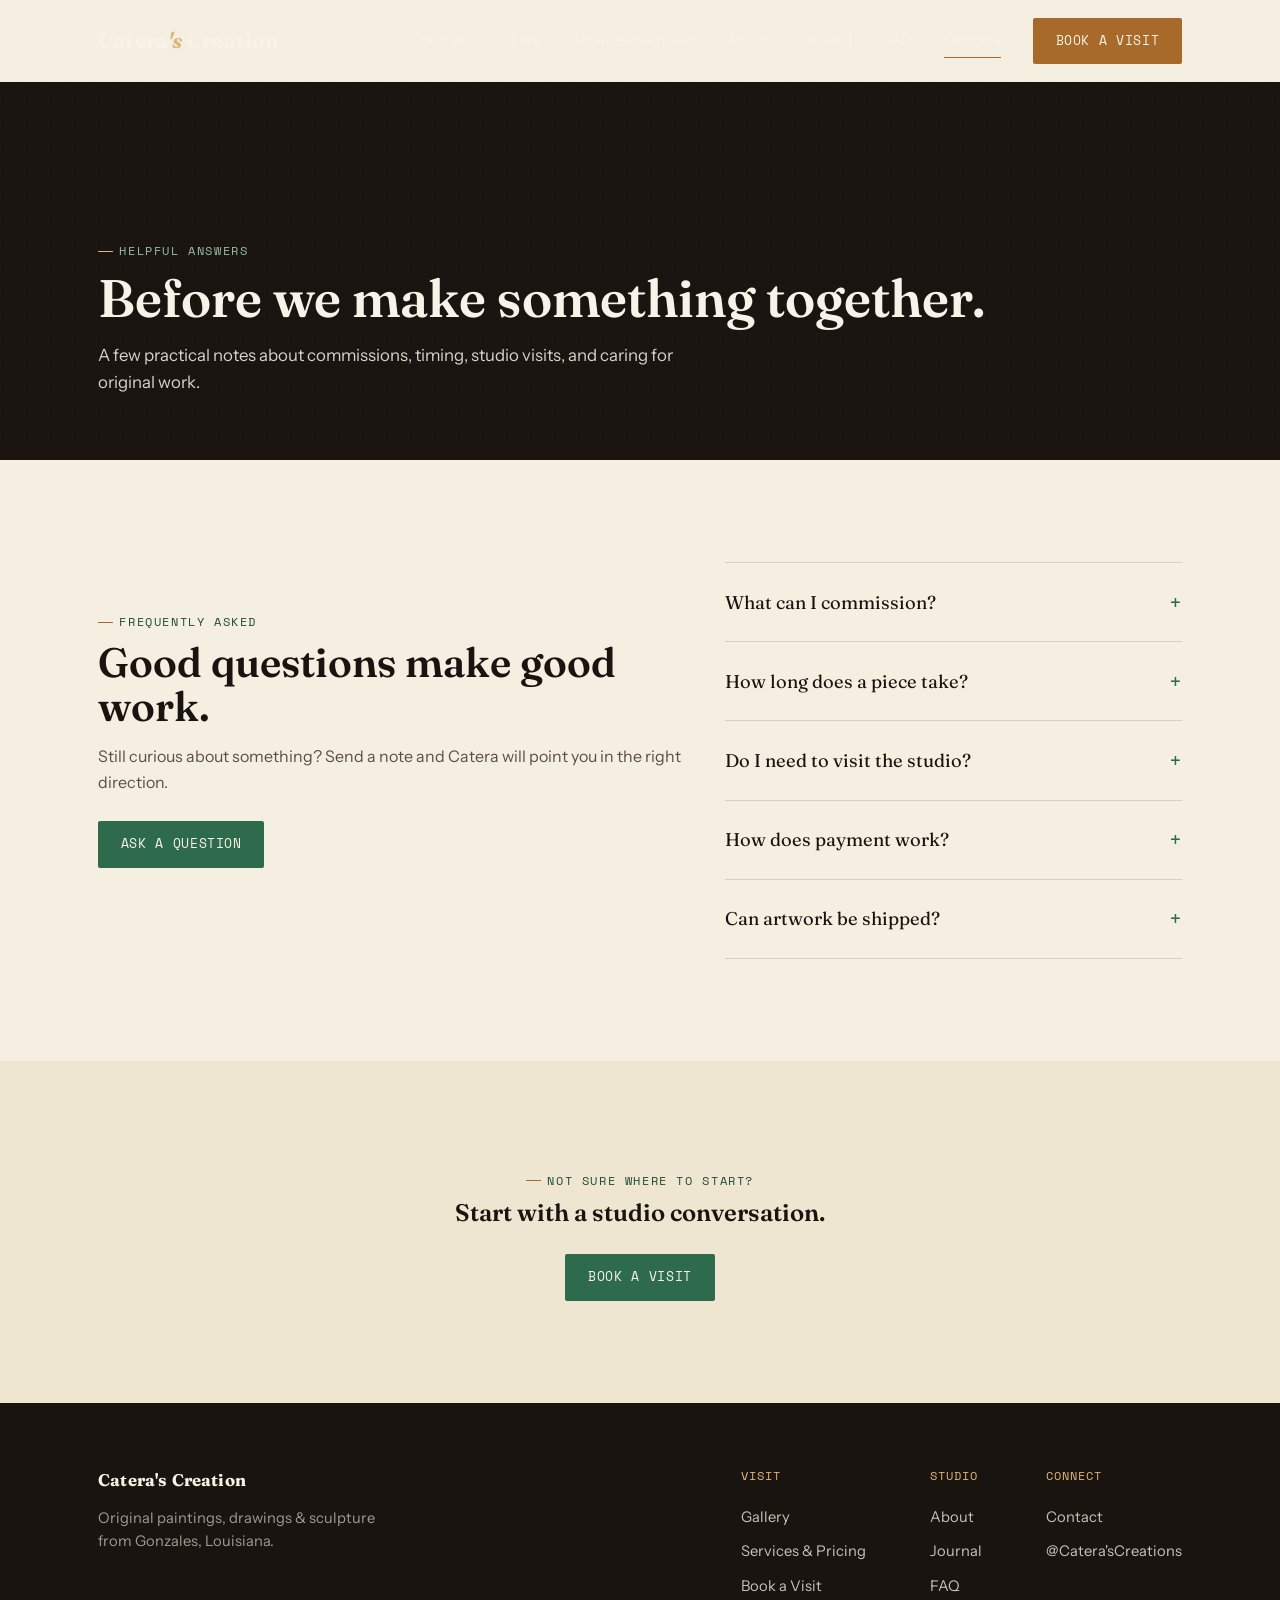
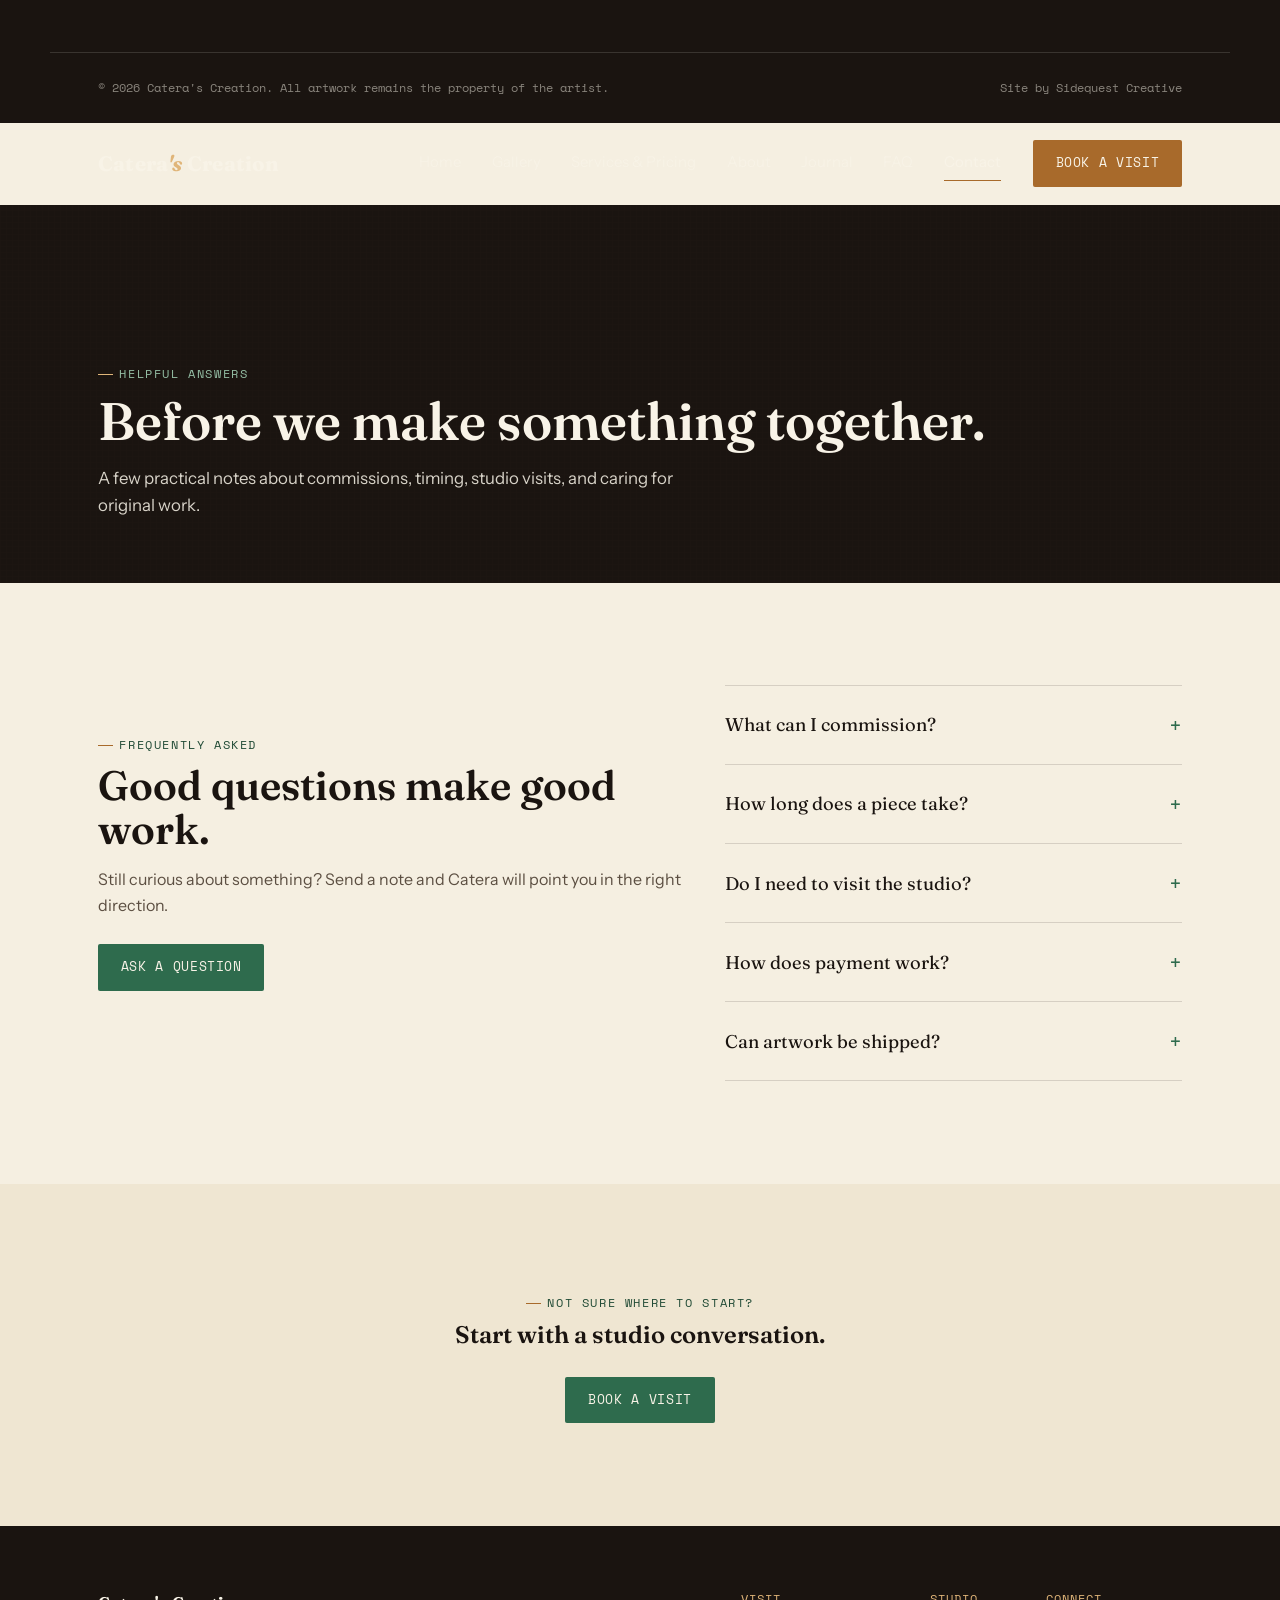
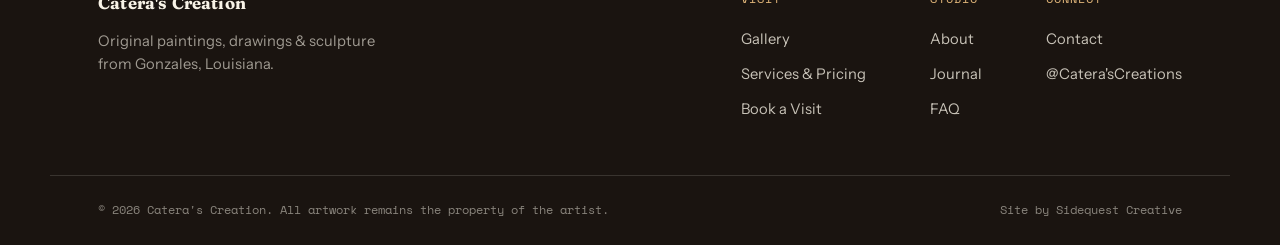
<file: contact.html>
<!DOCTYPE html>
<html lang="en">
<head>
<meta charset="UTF-8">
<meta name="viewport" content="width=device-width, initial-scale=1.0">
<title>FAQ | Catera's Creation</title>
<meta name="description" content="Answers about commissions, studio visits, artwork availability, and shipping from Catera's Creation.">
<link rel="preconnect" href="https://fonts.googleapis.com">
<link rel="stylesheet" href="styles.css">
</head>
<body>
<header class="site-header" id="siteHeader"><div class="header-inner"><a href="index.html" class="wordmark">Catera<span class="wordmark-accent">'s</span> Creation</a><nav class="site-nav" id="siteNav"><a href="index.html">Home</a><a href="gallery.html">Gallery</a><a href="services.html">Services &amp; Pricing</a><a href="about.html">About</a><a href="blog.html">Journal</a><a href="faq.html">FAQ</a><a href="contact.html">Contact</a></nav><a href="booking.html" class="btn btn-cta nav-cta">Book a Visit</a><button class="nav-toggle" id="navToggle" aria-label="Open menu" aria-expanded="false"><span></span><span></span><span></span></button></div></header>
<main>
<section class="page-hero on-dark"><div class="texture-veil"></div><div class="container"><span class="eyebrow">Helpful Answers</span><h1>Before we make something together.</h1><p class="page-hero-lede">A few practical notes about commissions, timing, studio visits, and caring for original work.</p></div></section>
<section><div class="container split-cta"><div class="section-head"><span class="eyebrow">Frequently Asked</span><h2>Good questions make good work.</h2><p style="margin-top:1rem;color:var(--ink-600);">Still curious about something? Send a note and Catera will point you in the right direction.</p><a href="contact.html" class="btn btn-primary" style="margin-top:1.6rem;">Ask a Question</a></div><div class="accordion-list reveal">
<div class="accordion-item" aria-expanded="false"><button class="accordion-trigger" type="button">What can I commission?<span class="plus">+</span></button><div class="accordion-panel"><p>Paintings, graphite and charcoal drawings, and hand-built clay sculpture are all available for commissions. Bring a subject, a color, or simply a feeling and we can shape the idea together.</p></div></div>
<div class="accordion-item" aria-expanded="false"><button class="accordion-trigger" type="button">How long does a piece take?<span class="plus">+</span></button><div class="accordion-panel"><p>Most drawings take two to four weeks. Paintings usually take four to eight weeks, and sculpture depends on drying and firing time. A specific estimate comes with your quote.</p></div></div>
<div class="accordion-item" aria-expanded="false"><button class="accordion-trigger" type="button">Do I need to visit the studio?<span class="plus">+</span></button><div class="accordion-panel"><p>No. Local studio visits are welcome, but commissions can also begin by email with reference images and a short conversation. Finished work is available for local pickup or delivery.</p></div></div>
<div class="accordion-item" aria-expanded="false"><button class="accordion-trigger" type="button">How does payment work?<span class="plus">+</span></button><div class="accordion-panel"><p>A deposit reserves your commission and covers initial materials. The remaining balance is due when the piece is complete and approved. Existing work is paid in full before pickup or shipping.</p></div></div>
<div class="accordion-item" aria-expanded="false"><button class="accordion-trigger" type="button">Can artwork be shipped?<span class="plus">+</span></button><div class="accordion-panel"><p>Yes. Small and medium pieces can be carefully packed and shipped. Larger work is quoted individually, with local delivery available around Gonzales, Prairieville, and Baton Rouge.</p></div></div>
</div></div></section>
<section class="bg-parchment text-center"><div class="container reveal"><span class="eyebrow">Not sure where to start?</span><h2 style="margin-top:.6rem;">Start with a studio conversation.</h2><a href="booking.html" class="btn btn-primary" style="margin-top:1.8rem;">Book a Visit</a></div></section>
</main>
<footer class="site-footer"><div class="footer-inner"><div class="footer-brand"><p class="wordmark small">Catera's Creation</p><p class="footer-tagline">Original paintings, drawings &amp; sculpture from Gonzales, Louisiana.</p></div><div class="footer-links"><div><p class="footer-heading">Visit</p><a href="gallery.html">Gallery</a><a href="services.html">Services &amp; Pricing</a><a href="booking.html">Book a Visit</a></div><div><p class="footer-heading">Studio</p><a href="about.html">About</a><a href="blog.html">Journal</a><a href="faq.html">FAQ</a></div><div><p class="footer-heading">Connect</p><a href="contact.html">Contact</a><a href="https://instagram.com" target="_blank" rel="noopener">@Catera'sCreations</a></div></div></div><div class="footer-bottom"><p>© 2026 Catera's Creation. All artwork remains the property of the artist.</p><p class="footer-credit">Site by Sidequest Creative</p></div></footer>
<script src="script.js"></script>
</body>
</html><!DOCTYPE html>
<html lang="en">
<head>
<meta charset="UTF-8">
<meta name="viewport" content="width=device-width, initial-scale=1.0">
<title>FAQ | Catera's Creation</title>
<meta name="description" content="Answers about commissions, studio visits, artwork availability, and shipping from Catera's Creation.">
<link rel="preconnect" href="https://fonts.googleapis.com">
<link rel="stylesheet" href="styles.css">
</head>
<body>
<header class="site-header" id="siteHeader"><div class="header-inner"><a href="index.html" class="wordmark">Catera<span class="wordmark-accent">'s</span> Creation</a><nav class="site-nav" id="siteNav"><a href="index.html">Home</a><a href="gallery.html">Gallery</a><a href="services.html">Services &amp; Pricing</a><a href="about.html">About</a><a href="blog.html">Journal</a><a href="faq.html">FAQ</a><a href="contact.html">Contact</a></nav><a href="booking.html" class="btn btn-cta nav-cta">Book a Visit</a><button class="nav-toggle" id="navToggle" aria-label="Open menu" aria-expanded="false"><span></span><span></span><span></span></button></div></header>
<main>
<section class="page-hero on-dark"><div class="texture-veil"></div><div class="container"><span class="eyebrow">Helpful Answers</span><h1>Before we make something together.</h1><p class="page-hero-lede">A few practical notes about commissions, timing, studio visits, and caring for original work.</p></div></section>
<section><div class="container split-cta"><div class="section-head"><span class="eyebrow">Frequently Asked</span><h2>Good questions make good work.</h2><p style="margin-top:1rem;color:var(--ink-600);">Still curious about something? Send a note and Catera will point you in the right direction.</p><a href="contact.html" class="btn btn-primary" style="margin-top:1.6rem;">Ask a Question</a></div><div class="accordion-list reveal">
<div class="accordion-item" aria-expanded="false"><button class="accordion-trigger" type="button">What can I commission?<span class="plus">+</span></button><div class="accordion-panel"><p>Paintings, graphite and charcoal drawings, and hand-built clay sculpture are all available for commissions. Bring a subject, a color, or simply a feeling and we can shape the idea together.</p></div></div>
<div class="accordion-item" aria-expanded="false"><button class="accordion-trigger" type="button">How long does a piece take?<span class="plus">+</span></button><div class="accordion-panel"><p>Most drawings take two to four weeks. Paintings usually take four to eight weeks, and sculpture depends on drying and firing time. A specific estimate comes with your quote.</p></div></div>
<div class="accordion-item" aria-expanded="false"><button class="accordion-trigger" type="button">Do I need to visit the studio?<span class="plus">+</span></button><div class="accordion-panel"><p>No. Local studio visits are welcome, but commissions can also begin by email with reference images and a short conversation. Finished work is available for local pickup or delivery.</p></div></div>
<div class="accordion-item" aria-expanded="false"><button class="accordion-trigger" type="button">How does payment work?<span class="plus">+</span></button><div class="accordion-panel"><p>A deposit reserves your commission and covers initial materials. The remaining balance is due when the piece is complete and approved. Existing work is paid in full before pickup or shipping.</p></div></div>
<div class="accordion-item" aria-expanded="false"><button class="accordion-trigger" type="button">Can artwork be shipped?<span class="plus">+</span></button><div class="accordion-panel"><p>Yes. Small and medium pieces can be carefully packed and shipped. Larger work is quoted individually, with local delivery available around Gonzales, Prairieville, and Baton Rouge.</p></div></div>
</div></div></section>
<section class="bg-parchment text-center"><div class="container reveal"><span class="eyebrow">Not sure where to start?</span><h2 style="margin-top:.6rem;">Start with a studio conversation.</h2><a href="booking.html" class="btn btn-primary" style="margin-top:1.8rem;">Book a Visit</a></div></section>
</main>
<footer class="site-footer"><div class="footer-inner"><div class="footer-brand"><p class="wordmark small">Catera's Creation</p><p class="footer-tagline">Original paintings, drawings &amp; sculpture from Gonzales, Louisiana.</p></div><div class="footer-links"><div><p class="footer-heading">Visit</p><a href="gallery.html">Gallery</a><a href="services.html">Services &amp; Pricing</a><a href="booking.html">Book a Visit</a></div><div><p class="footer-heading">Studio</p><a href="about.html">About</a><a href="blog.html">Journal</a><a href="faq.html">FAQ</a></div><div><p class="footer-heading">Connect</p><a href="contact.html">Contact</a><a href="https://instagram.com" target="_blank" rel="noopener">@Catera'sCreations</a></div></div></div><div class="footer-bottom"><p>© 2026 Catera's Creation. All artwork remains the property of the artist.</p><p class="footer-credit">Site by Sidequest Creative</p></div></footer>
<script src="script.js"></script>
</body>
</html>
</file>
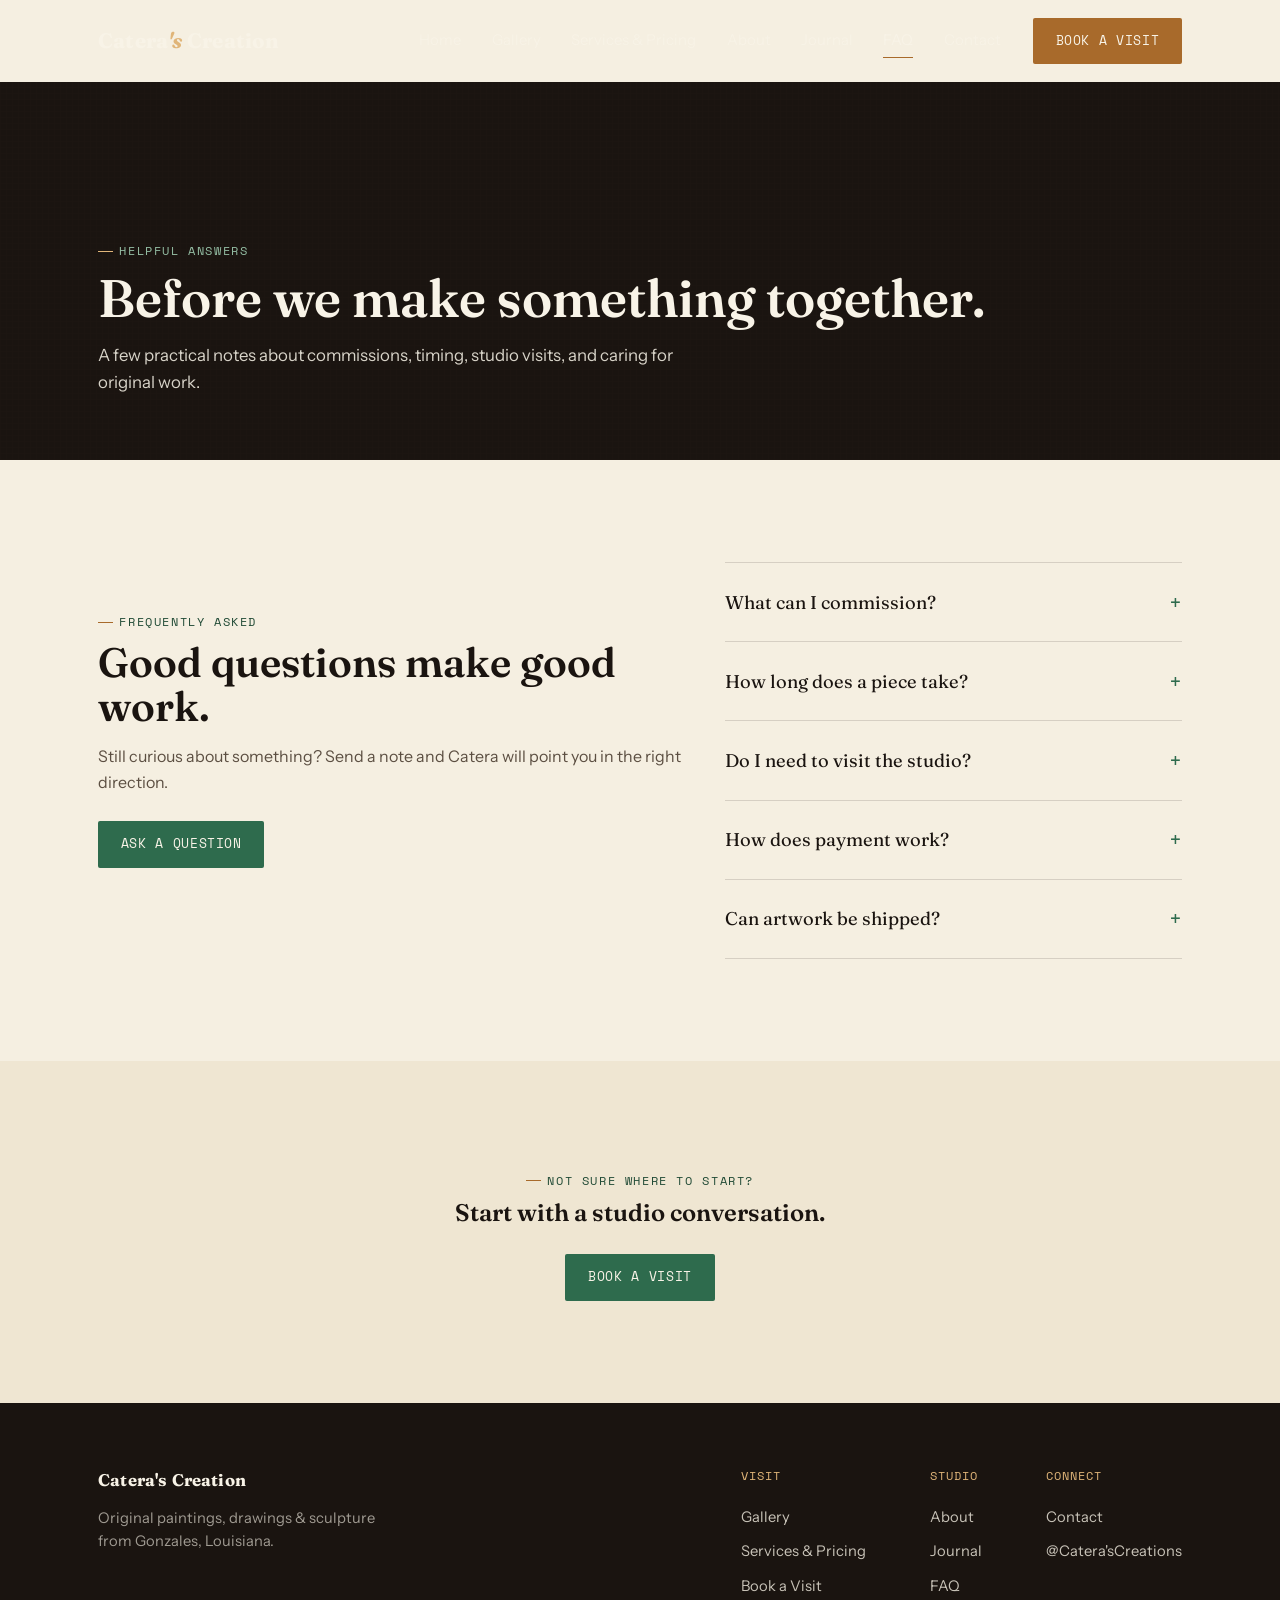
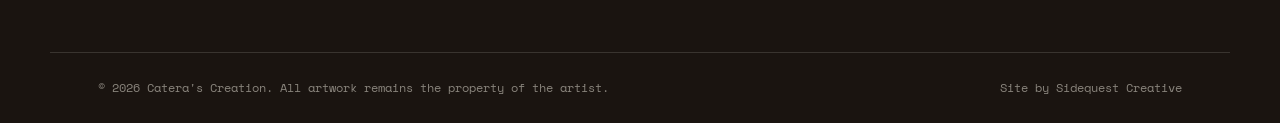
<file: faq.html>
<!DOCTYPE html>
<html lang="en">
<head>
<meta charset="UTF-8">
<meta name="viewport" content="width=device-width, initial-scale=1.0">
<title>FAQ | Catera's Creation</title>
<meta name="description" content="Answers about commissions, studio visits, artwork availability, and shipping from Catera's Creation.">
<link rel="preconnect" href="https://fonts.googleapis.com">
<link rel="stylesheet" href="styles.css">
</head>
<body>
<header class="site-header" id="siteHeader"><div class="header-inner"><a href="index.html" class="wordmark">Catera<span class="wordmark-accent">'s</span> Creation</a><nav class="site-nav" id="siteNav"><a href="index.html">Home</a><a href="gallery.html">Gallery</a><a href="services.html">Services &amp; Pricing</a><a href="about.html">About</a><a href="blog.html">Journal</a><a href="faq.html">FAQ</a><a href="contact.html">Contact</a></nav><a href="booking.html" class="btn btn-cta nav-cta">Book a Visit</a><button class="nav-toggle" id="navToggle" aria-label="Open menu" aria-expanded="false"><span></span><span></span><span></span></button></div></header>
<main>
<section class="page-hero on-dark"><div class="texture-veil"></div><div class="container"><span class="eyebrow">Helpful Answers</span><h1>Before we make something together.</h1><p class="page-hero-lede">A few practical notes about commissions, timing, studio visits, and caring for original work.</p></div></section>
<section><div class="container split-cta"><div class="section-head"><span class="eyebrow">Frequently Asked</span><h2>Good questions make good work.</h2><p style="margin-top:1rem;color:var(--ink-600);">Still curious about something? Send a note and Catera will point you in the right direction.</p><a href="contact.html" class="btn btn-primary" style="margin-top:1.6rem;">Ask a Question</a></div><div class="accordion-list reveal">
<div class="accordion-item" aria-expanded="false"><button class="accordion-trigger" type="button">What can I commission?<span class="plus">+</span></button><div class="accordion-panel"><p>Paintings, graphite and charcoal drawings, and hand-built clay sculpture are all available for commissions. Bring a subject, a color, or simply a feeling and we can shape the idea together.</p></div></div>
<div class="accordion-item" aria-expanded="false"><button class="accordion-trigger" type="button">How long does a piece take?<span class="plus">+</span></button><div class="accordion-panel"><p>Most drawings take two to four weeks. Paintings usually take four to eight weeks, and sculpture depends on drying and firing time. A specific estimate comes with your quote.</p></div></div>
<div class="accordion-item" aria-expanded="false"><button class="accordion-trigger" type="button">Do I need to visit the studio?<span class="plus">+</span></button><div class="accordion-panel"><p>No. Local studio visits are welcome, but commissions can also begin by email with reference images and a short conversation. Finished work is available for local pickup or delivery.</p></div></div>
<div class="accordion-item" aria-expanded="false"><button class="accordion-trigger" type="button">How does payment work?<span class="plus">+</span></button><div class="accordion-panel"><p>A deposit reserves your commission and covers initial materials. The remaining balance is due when the piece is complete and approved. Existing work is paid in full before pickup or shipping.</p></div></div>
<div class="accordion-item" aria-expanded="false"><button class="accordion-trigger" type="button">Can artwork be shipped?<span class="plus">+</span></button><div class="accordion-panel"><p>Yes. Small and medium pieces can be carefully packed and shipped. Larger work is quoted individually, with local delivery available around Gonzales, Prairieville, and Baton Rouge.</p></div></div>
</div></div></section>
<section class="bg-parchment text-center"><div class="container reveal"><span class="eyebrow">Not sure where to start?</span><h2 style="margin-top:.6rem;">Start with a studio conversation.</h2><a href="booking.html" class="btn btn-primary" style="margin-top:1.8rem;">Book a Visit</a></div></section>
</main>
<footer class="site-footer"><div class="footer-inner"><div class="footer-brand"><p class="wordmark small">Catera's Creation</p><p class="footer-tagline">Original paintings, drawings &amp; sculpture from Gonzales, Louisiana.</p></div><div class="footer-links"><div><p class="footer-heading">Visit</p><a href="gallery.html">Gallery</a><a href="services.html">Services &amp; Pricing</a><a href="booking.html">Book a Visit</a></div><div><p class="footer-heading">Studio</p><a href="about.html">About</a><a href="blog.html">Journal</a><a href="faq.html">FAQ</a></div><div><p class="footer-heading">Connect</p><a href="contact.html">Contact</a><a href="https://instagram.com" target="_blank" rel="noopener">@Catera'sCreations</a></div></div></div><div class="footer-bottom"><p>© 2026 Catera's Creation. All artwork remains the property of the artist.</p><p class="footer-credit">Site by Sidequest Creative</p></div></footer>
<script src="script.js"></script>
</body>
</html>
</file>
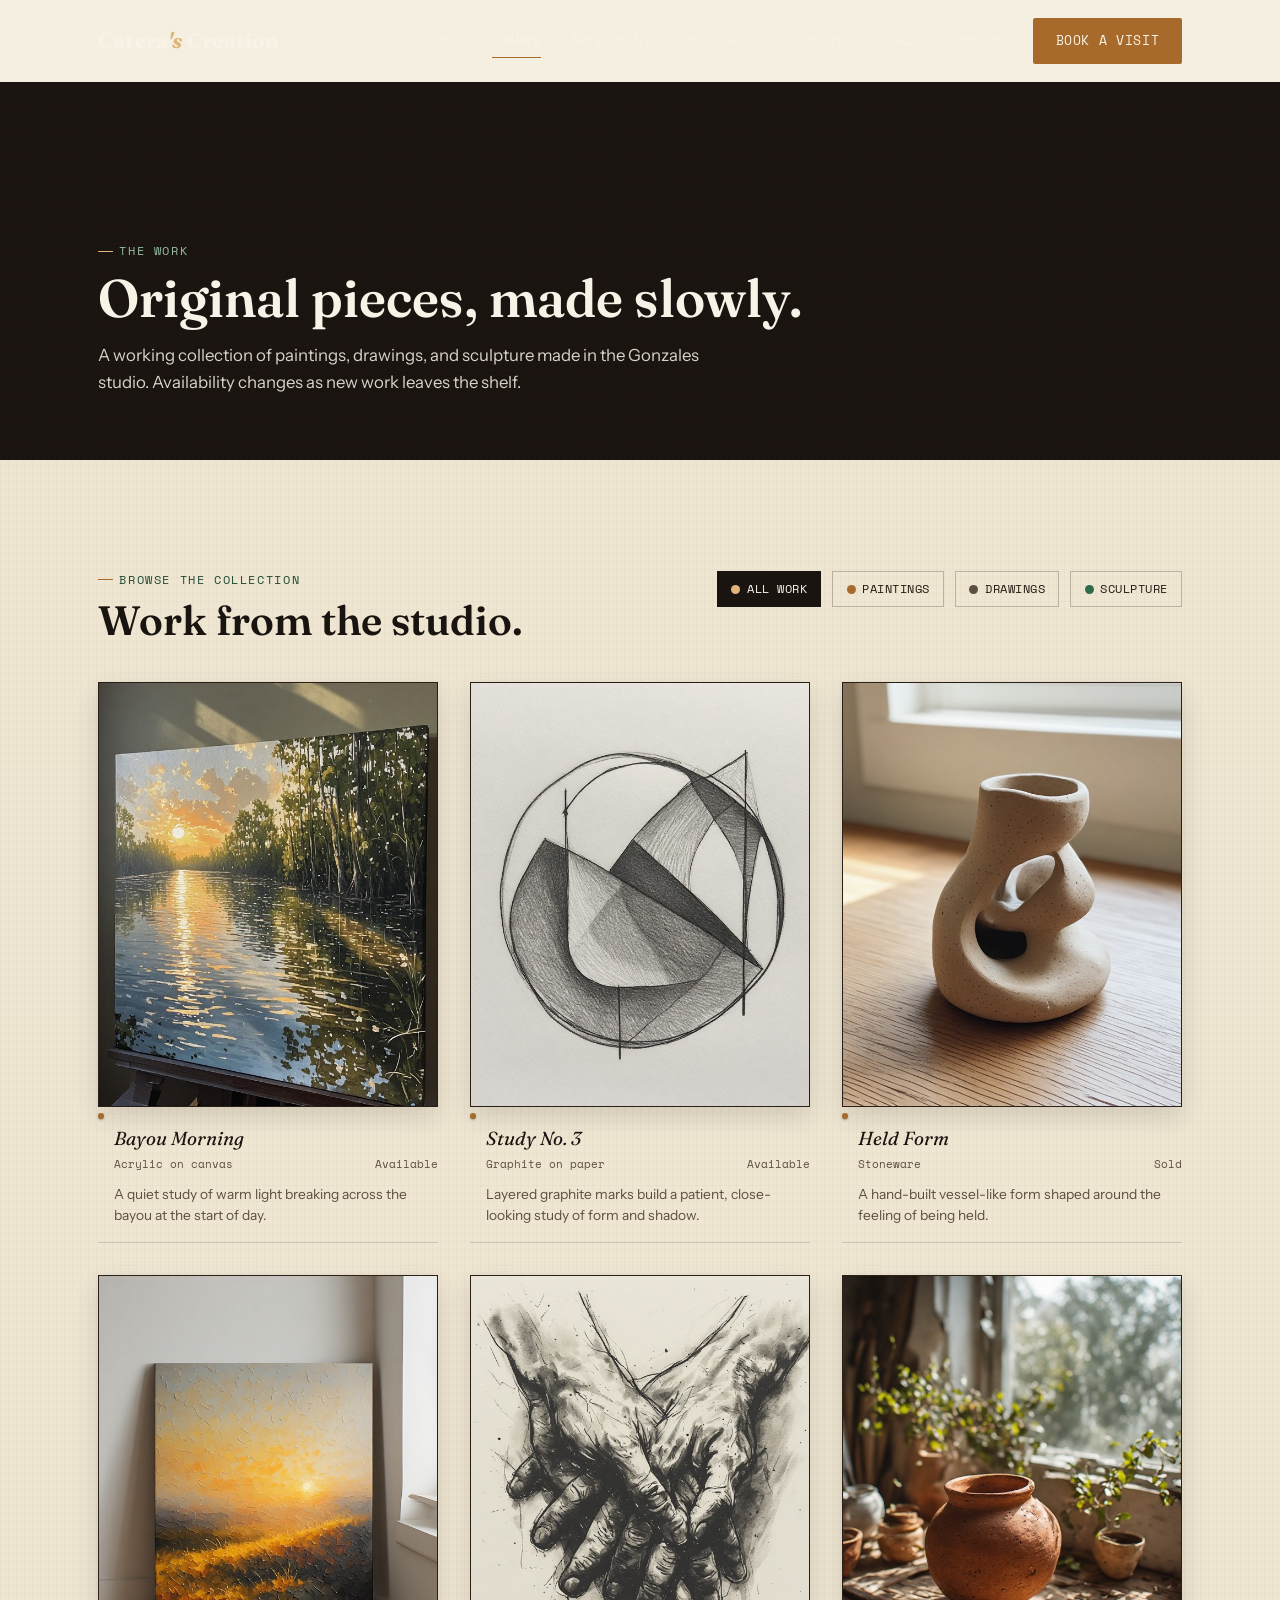
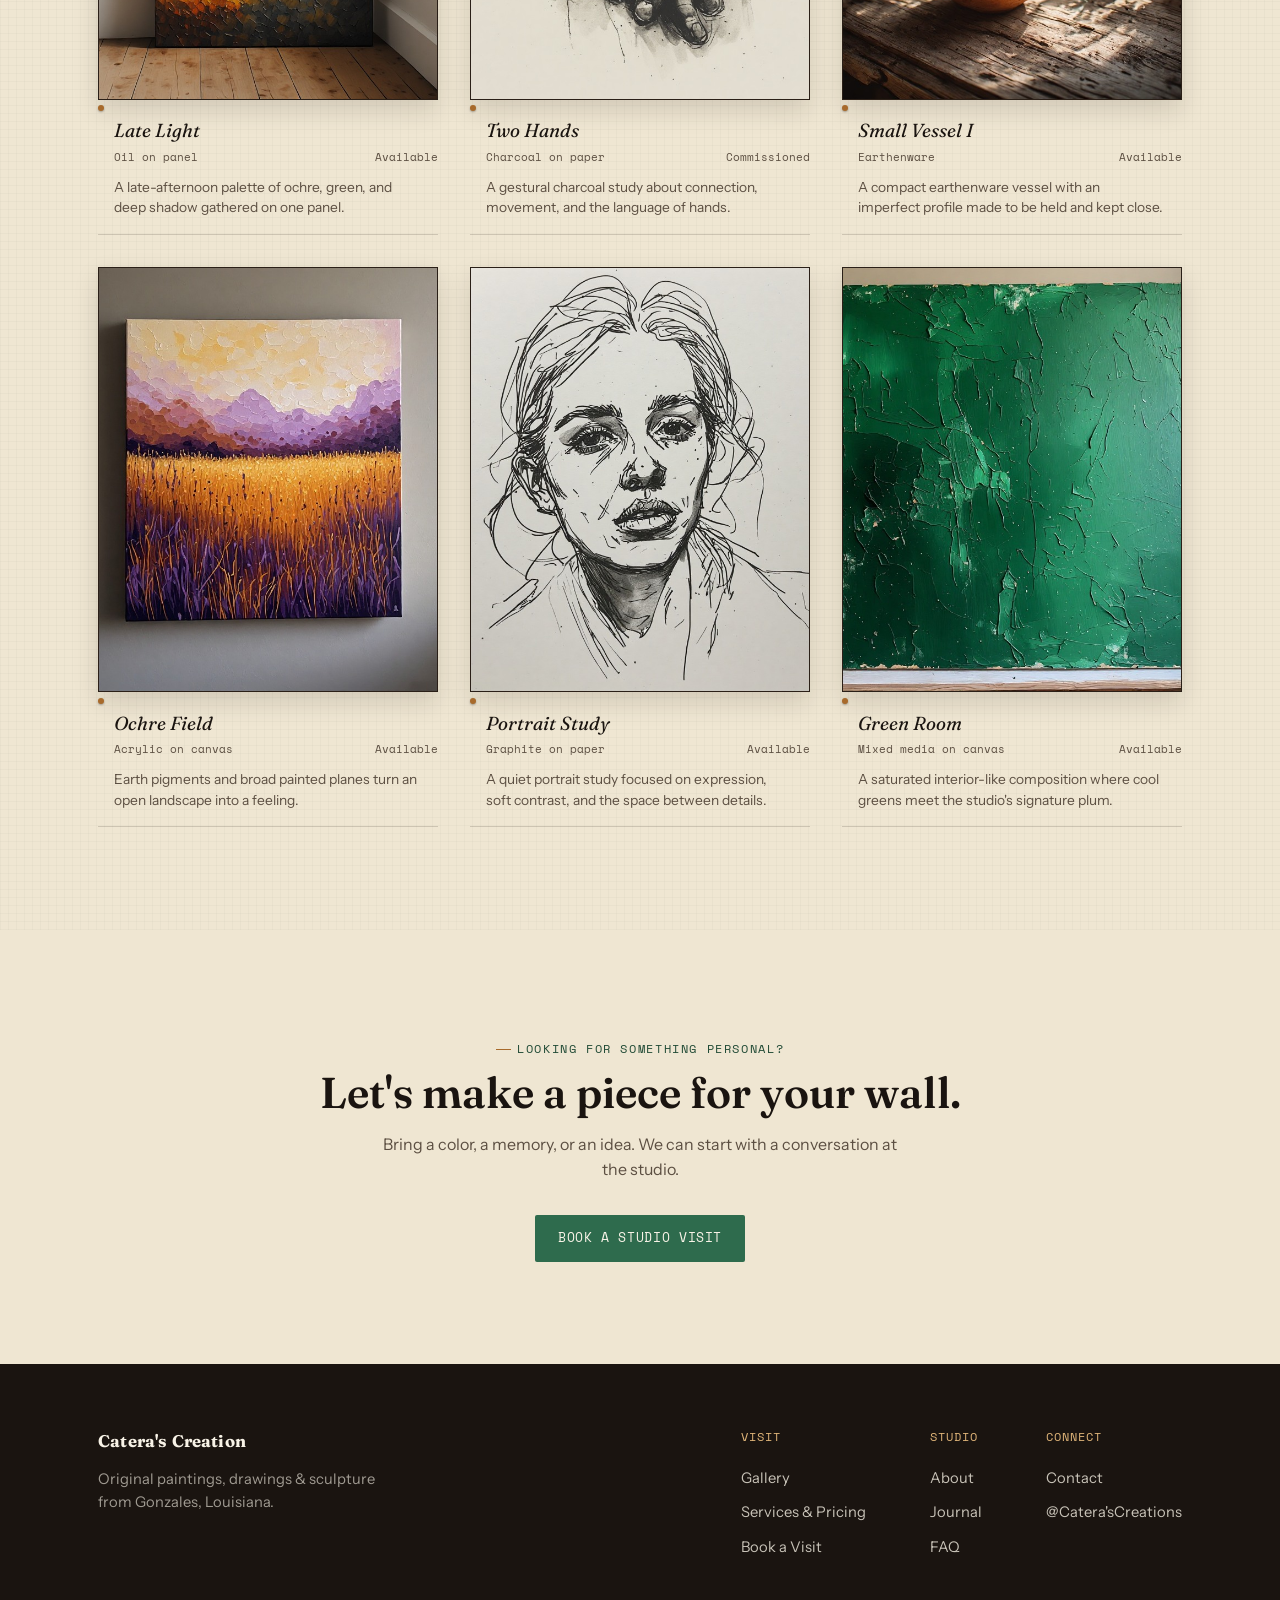
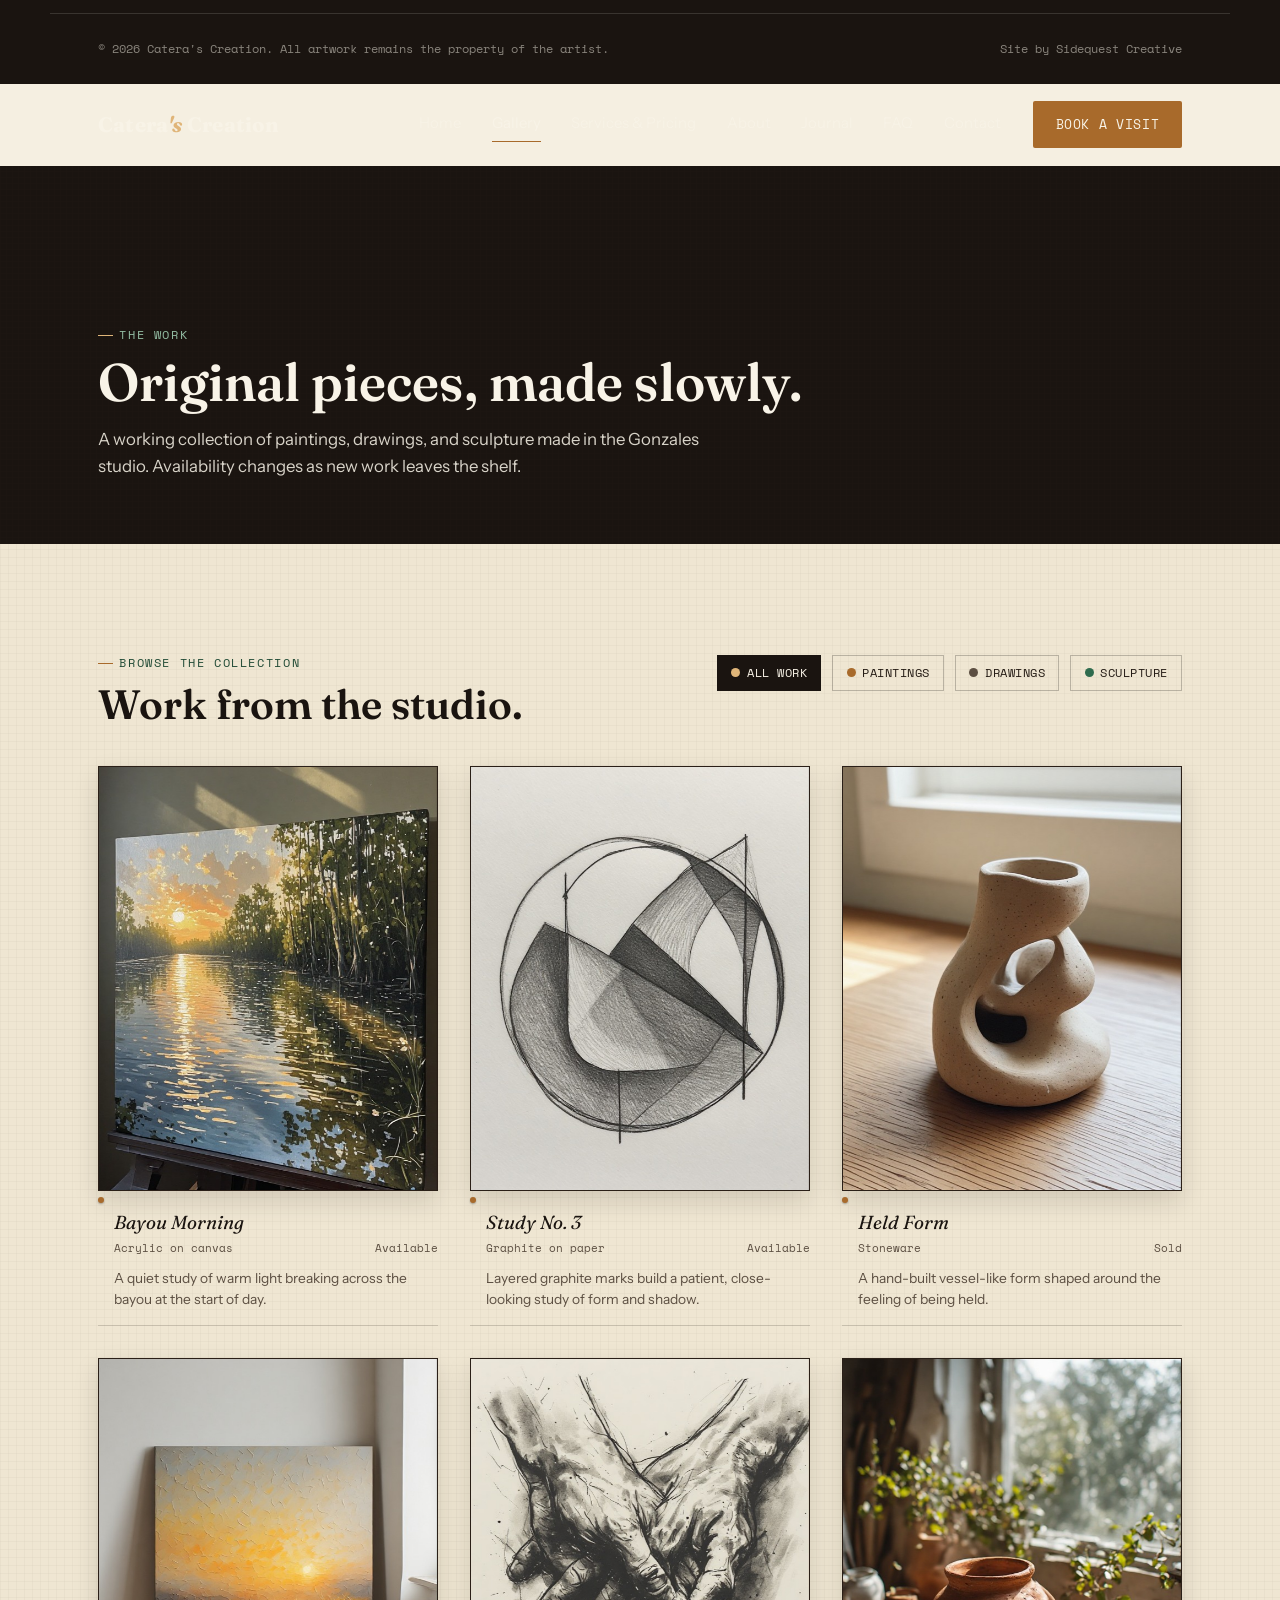
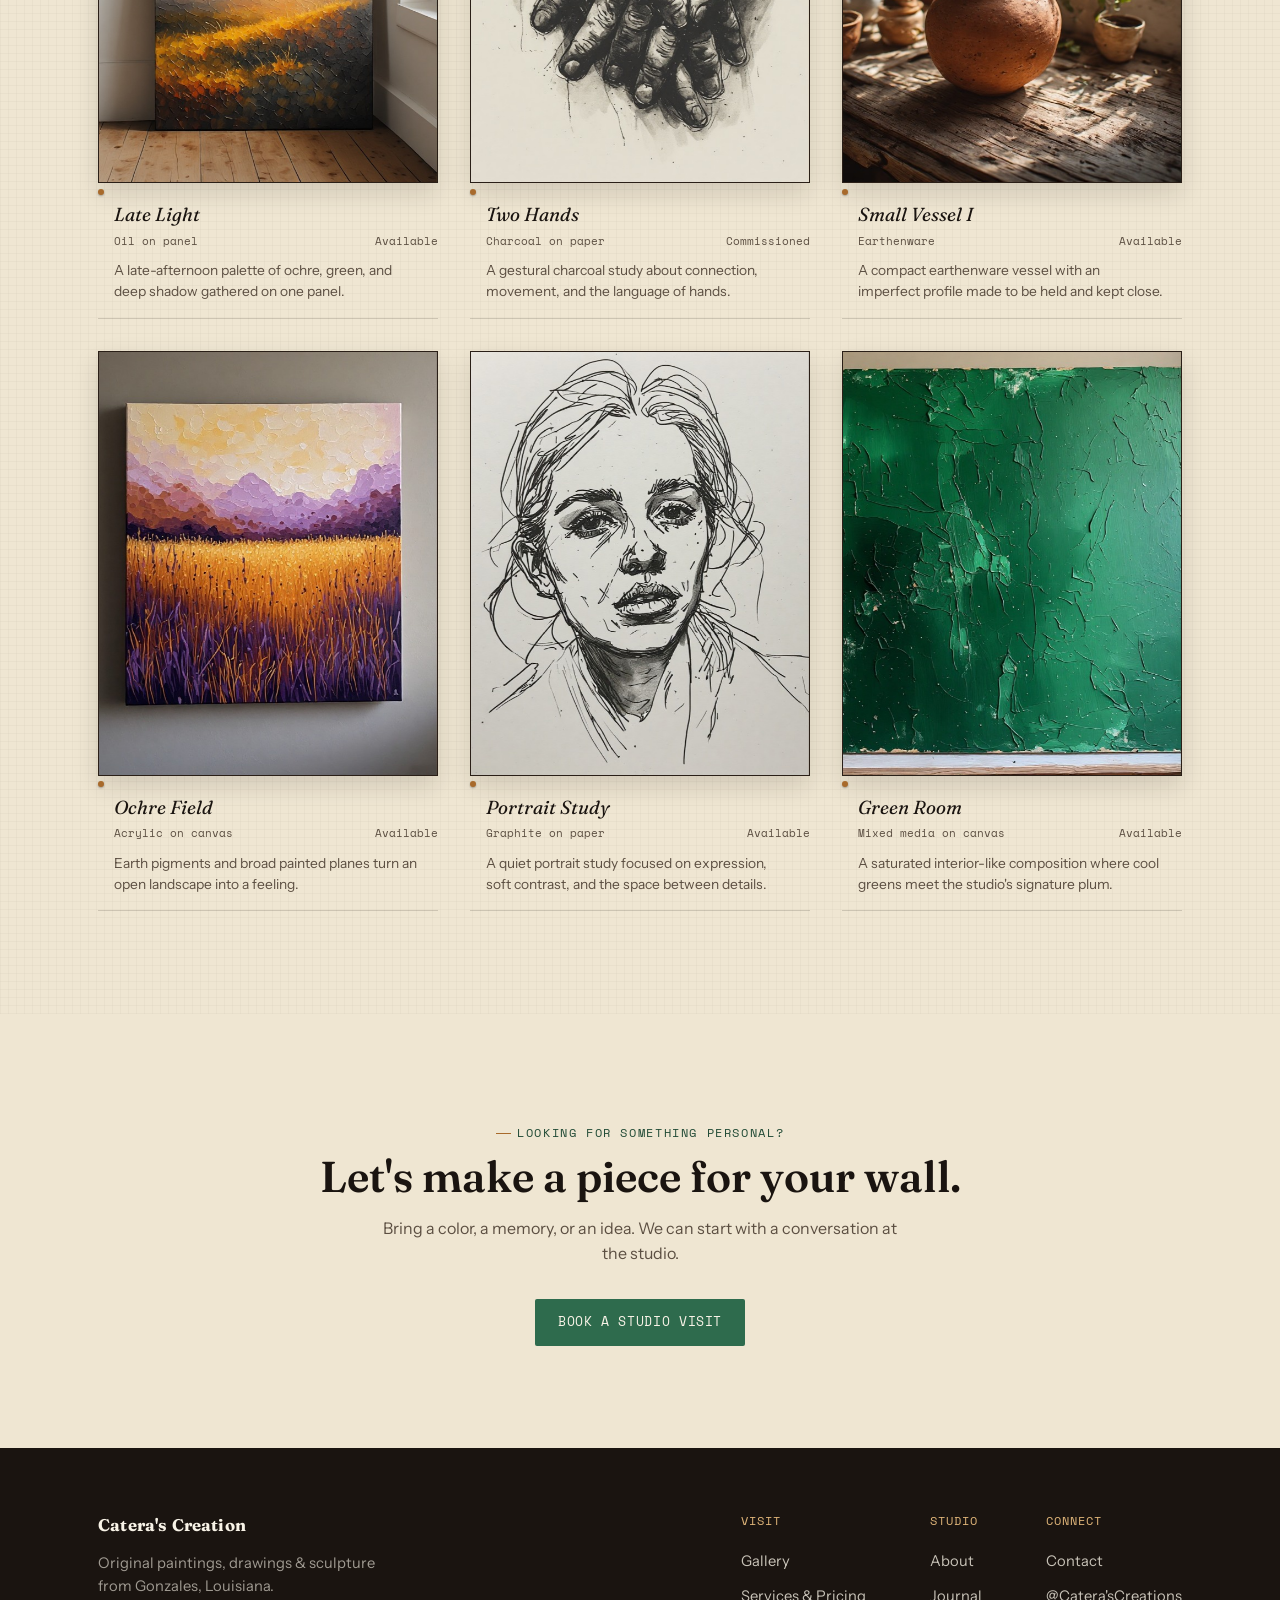
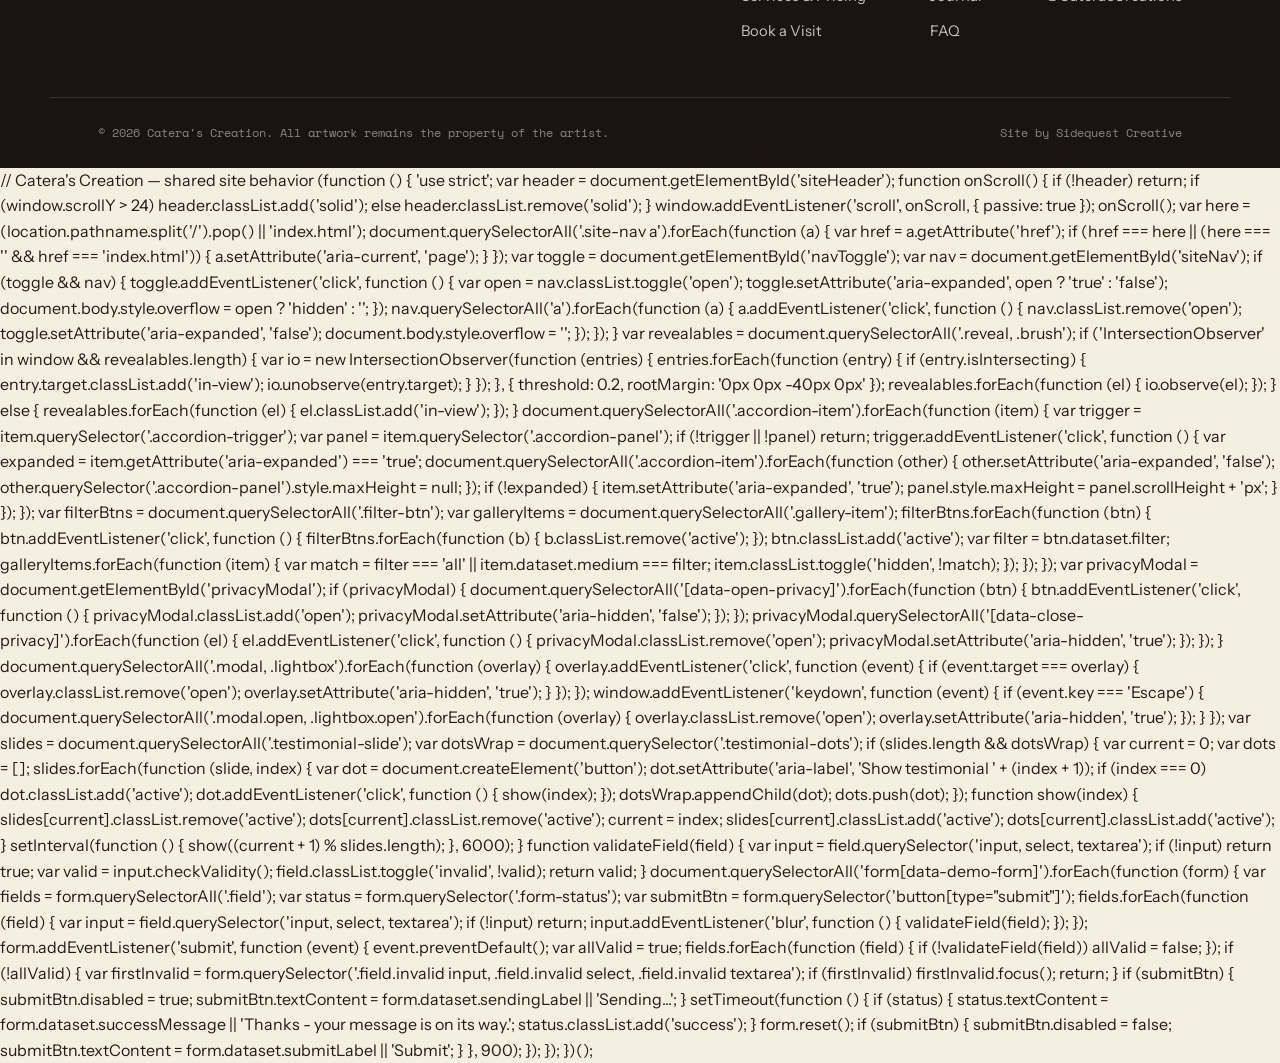
<file: gallery.html>
<!DOCTYPE html>
<html lang="en">
<head>
  <meta charset="UTF-8">
  <meta name="viewport" content="width=device-width, initial-scale=1.0">
  <title>Gallery | Catera's Creation</title>
  <meta name="description" content="Browse original paintings, drawings, and sculpture from Catera's Creation in Gonzales, Louisiana.">
  <link rel="preconnect" href="https://fonts.googleapis.com">
  <link rel="stylesheet" href="styles.css">
</head>
<body>
<header class="site-header" id="siteHeader">
  <div class="header-inner">
    <a href="index.html" class="wordmark">Catera<span class="wordmark-accent">'s</span> Creation</a>
    <nav class="site-nav" id="siteNav">
      <a href="index.html">Home</a><a href="gallery.html">Gallery</a><a href="services.html">Services &amp; Pricing</a><a href="about.html">About</a><a href="blog.html">Journal</a><a href="faq.html">FAQ</a><a href="contact.html">Contact</a>
    </nav>
    <a href="booking.html" class="btn btn-cta nav-cta">Book a Visit</a>
    <button class="nav-toggle" id="navToggle" aria-label="Open menu" aria-expanded="false"><span></span><span></span><span></span></button>
  </div>
</header>

<main>
  <section class="page-hero on-dark">
    <div class="texture-veil"></div>
    <div class="container">
      <span class="eyebrow">The Work</span>
      <h1>Original pieces, made slowly.</h1>
      <p class="page-hero-lede">A working collection of paintings, drawings, and sculpture made in the Gonzales studio. Availability changes as new work leaves the shelf.</p>
    </div>
  </section>

  <section class="gallery-showcase">
    <div class="container">
      <div class="section-head-row reveal">
        <div class="section-head"><span class="eyebrow">Browse the collection</span><h2>Work from the studio.</h2></div>
        <div class="filter-row" role="group" aria-label="Filter artwork">
          <button class="filter-btn active" data-filter="all" type="button">All work</button>
          <button class="filter-btn" data-filter="painting" type="button">Paintings</button>
          <button class="filter-btn" data-filter="drawing" type="button">Drawings</button>
          <button class="filter-btn" data-filter="sculpture" type="button">Sculpture</button>
        </div>
      </div>
      <div class="gallery-grid grid grid-3">
        <article class="gallery-item reveal" data-medium="painting"><div class="art-tile art-1"><div class="art-paint"></div><img class="art-photo" src="BayouMorning.jpeg" alt="Bayou Morning, an acrylic painting inspired by soft Louisiana dawn light"></div><div class="placard"><p class="art-title">Bayou Morning</p><p class="art-meta"><span>Acrylic on canvas</span><span>Available</span></p><p class="art-description">A quiet study of warm light breaking across the bayou at the start of day.</p></div></article>
        <article class="gallery-item reveal" data-medium="drawing"><div class="art-tile art-4"><div class="art-paint"></div><img class="art-photo" src="StudyNo3.jpeg" alt="Study No. 3, a graphite drawing with layered tonal marks"></div><div class="placard"><p class="art-title">Study No. 3</p><p class="art-meta"><span>Graphite on paper</span><span>Available</span></p><p class="art-description">Layered graphite marks build a patient, close-looking study of form and shadow.</p></div></article>
        <article class="gallery-item reveal" data-medium="sculpture"><div class="art-tile art-6"><div class="art-paint"></div><img class="art-photo" src="HeldForm.jpeg" alt="Held Form, a hand-built stoneware sculpture with a rounded organic shape"></div><div class="placard"><p class="art-title">Held Form</p><p class="art-meta"><span>Stoneware</span><span>Sold</span></p><p class="art-description">A hand-built vessel-like form shaped around the feeling of being held.</p></div></article>
        <article class="gallery-item reveal" data-medium="painting"><div class="art-tile art-8"><div class="art-paint"></div><img class="art-photo" src="LateLight.jpeg" alt="Late Light, an oil painting in muted gold and green tones"></div><div class="placard"><p class="art-title">Late Light</p><p class="art-meta"><span>Oil on panel</span><span>Available</span></p><p class="art-description">A late-afternoon palette of ochre, green, and deep shadow gathered on one panel.</p></div></article>
        <article class="gallery-item reveal" data-medium="drawing"><div class="art-tile art-7"><div class="art-paint"></div><img class="art-photo" src="TwoHands.jpeg" alt="Two Hands, a charcoal drawing focused on gesture and connection"></div><div class="placard"><p class="art-title">Two Hands</p><p class="art-meta"><span>Charcoal on paper</span><span>Commissioned</span></p><p class="art-description">A gestural charcoal study about connection, movement, and the language of hands.</p></div></article>
        <article class="gallery-item reveal" data-medium="sculpture"><div class="art-tile art-3"><div class="art-paint"></div><img class="art-photo" src="SmallVessel.jpeg" alt="Small Vessel I, a small hand-built earthenware sculpture"></div><div class="placard"><p class="art-title">Small Vessel I</p><p class="art-meta"><span>Earthenware</span><span>Available</span></p><p class="art-description">A compact earthenware vessel with an imperfect profile made to be held and kept close.</p></div></article>
        <article class="gallery-item reveal" data-medium="painting"><div class="art-tile art-5"><div class="art-paint"></div><img class="art-photo" src="OchreField.jpeg" alt="Ochre Field, an acrylic painting built from earthy yellow and brown tones"></div><div class="placard"><p class="art-title">Ochre Field</p><p class="art-meta"><span>Acrylic on canvas</span><span>Available</span></p><p class="art-description">Earth pigments and broad painted planes turn an open landscape into a feeling.</p></div></article>
        <article class="gallery-item reveal" data-medium="drawing"><div class="art-tile art-9"><div class="art-paint"></div><img class="art-photo" src="PortraitStudy.jpeg" alt="Portrait Study, a graphite drawing exploring expression and soft contrast"></div><div class="placard"><p class="art-title">Portrait Study</p><p class="art-meta"><span>Graphite on paper</span><span>Available</span></p><p class="art-description">A quiet portrait study focused on expression, soft contrast, and the space between details.</p></div></article>
        <article class="gallery-item reveal" data-medium="painting"><div class="art-tile art-2"><div class="art-paint"></div><img class="art-photo" src="Green room.jpeg" alt="Green Room, a painting filled with layered green and plum color"></div><div class="placard"><p class="art-title">Green Room</p><p class="art-meta"><span>Mixed media on canvas</span><span>Available</span></p><p class="art-description">A saturated interior-like composition where cool greens meet the studio's signature plum.</p></div></article>
      </div>
    </div>
  </section>

  <section class="gallery-cta bg-parchment text-center">
    <div class="container reveal"><span class="eyebrow">Looking for something personal?</span><h2>Let's make a piece for your wall.</h2><p>Bring a color, a memory, or an idea. We can start with a conversation at the studio.</p><a href="booking.html" class="btn btn-primary">Book a Studio Visit</a></div>
  </section>
</main>

<footer class="site-footer">
  <div class="footer-inner"><div class="footer-brand"><p class="wordmark small">Catera's Creation</p><p class="footer-tagline">Original paintings, drawings &amp; sculpture from Gonzales, Louisiana.</p></div><div class="footer-links"><div><p class="footer-heading">Visit</p><a href="gallery.html">Gallery</a><a href="services.html">Services &amp; Pricing</a><a href="booking.html">Book a Visit</a></div><div><p class="footer-heading">Studio</p><a href="about.html">About</a><a href="blog.html">Journal</a><a href="faq.html">FAQ</a></div><div><p class="footer-heading">Connect</p><a href="contact.html">Contact</a><a href="https://instagram.com" target="_blank" rel="noopener">@Catera'sCreations</a></div></div></div>
  <div class="footer-bottom"><p>© 2026 Catera's Creation. All artwork remains the property of the artist.</p><p class="footer-credit">Site by Sidequest Creative</p></div>
</footer>
<script src="script.js"></script>
</body>
</html><!DOCTYPE html>
<html lang="en">
<head>
  <meta charset="UTF-8">
  <meta name="viewport" content="width=device-width, initial-scale=1.0">
  <title>Gallery | Catera's Creation</title>
  <meta name="description" content="Browse original paintings, drawings, and sculpture from Catera's Creation in Gonzales, Louisiana.">
  <link rel="preconnect" href="https://fonts.googleapis.com">
  <link rel="stylesheet" href="styles.css">
</head>
<body>
<header class="site-header" id="siteHeader">
  <div class="header-inner">
    <a href="index.html" class="wordmark">Catera<span class="wordmark-accent">'s</span> Creation</a>
    <nav class="site-nav" id="siteNav">
      <a href="index.html">Home</a><a href="gallery.html">Gallery</a><a href="services.html">Services &amp; Pricing</a><a href="about.html">About</a><a href="blog.html">Journal</a><a href="faq.html">FAQ</a><a href="contact.html">Contact</a>
    </nav>
    <a href="booking.html" class="btn btn-cta nav-cta">Book a Visit</a>
    <button class="nav-toggle" id="navToggle" aria-label="Open menu" aria-expanded="false"><span></span><span></span><span></span></button>
  </div>
</header>

<main>
  <section class="page-hero on-dark">
    <div class="texture-veil"></div>
    <div class="container">
      <span class="eyebrow">The Work</span>
      <h1>Original pieces, made slowly.</h1>
      <p class="page-hero-lede">A working collection of paintings, drawings, and sculpture made in the Gonzales studio. Availability changes as new work leaves the shelf.</p>
    </div>
  </section>

  <section class="gallery-showcase">
    <div class="container">
      <div class="section-head-row reveal">
        <div class="section-head"><span class="eyebrow">Browse the collection</span><h2>Work from the studio.</h2></div>
        <div class="filter-row" role="group" aria-label="Filter artwork">
          <button class="filter-btn active" data-filter="all" type="button">All work</button>
          <button class="filter-btn" data-filter="painting" type="button">Paintings</button>
          <button class="filter-btn" data-filter="drawing" type="button">Drawings</button>
          <button class="filter-btn" data-filter="sculpture" type="button">Sculpture</button>
        </div>
      </div>
      <div class="gallery-grid grid grid-3">
        <article class="gallery-item reveal" data-medium="painting"><div class="art-tile art-1"><div class="art-paint"></div><img class="art-photo" src="BayouMorning.jpeg" alt="Bayou Morning, an acrylic painting inspired by soft Louisiana dawn light"></div><div class="placard"><p class="art-title">Bayou Morning</p><p class="art-meta"><span>Acrylic on canvas</span><span>Available</span></p><p class="art-description">A quiet study of warm light breaking across the bayou at the start of day.</p></div></article>
        <article class="gallery-item reveal" data-medium="drawing"><div class="art-tile art-4"><div class="art-paint"></div><img class="art-photo" src="StudyNo3.jpeg" alt="Study No. 3, a graphite drawing with layered tonal marks"></div><div class="placard"><p class="art-title">Study No. 3</p><p class="art-meta"><span>Graphite on paper</span><span>Available</span></p><p class="art-description">Layered graphite marks build a patient, close-looking study of form and shadow.</p></div></article>
        <article class="gallery-item reveal" data-medium="sculpture"><div class="art-tile art-6"><div class="art-paint"></div><img class="art-photo" src="HeldForm.jpeg" alt="Held Form, a hand-built stoneware sculpture with a rounded organic shape"></div><div class="placard"><p class="art-title">Held Form</p><p class="art-meta"><span>Stoneware</span><span>Sold</span></p><p class="art-description">A hand-built vessel-like form shaped around the feeling of being held.</p></div></article>
        <article class="gallery-item reveal" data-medium="painting"><div class="art-tile art-8"><div class="art-paint"></div><img class="art-photo" src="LateLight.jpeg" alt="Late Light, an oil painting in muted gold and green tones"></div><div class="placard"><p class="art-title">Late Light</p><p class="art-meta"><span>Oil on panel</span><span>Available</span></p><p class="art-description">A late-afternoon palette of ochre, green, and deep shadow gathered on one panel.</p></div></article>
        <article class="gallery-item reveal" data-medium="drawing"><div class="art-tile art-7"><div class="art-paint"></div><img class="art-photo" src="TwoHands.jpeg" alt="Two Hands, a charcoal drawing focused on gesture and connection"></div><div class="placard"><p class="art-title">Two Hands</p><p class="art-meta"><span>Charcoal on paper</span><span>Commissioned</span></p><p class="art-description">A gestural charcoal study about connection, movement, and the language of hands.</p></div></article>
        <article class="gallery-item reveal" data-medium="sculpture"><div class="art-tile art-3"><div class="art-paint"></div><img class="art-photo" src="SmallVessel.jpeg" alt="Small Vessel I, a small hand-built earthenware sculpture"></div><div class="placard"><p class="art-title">Small Vessel I</p><p class="art-meta"><span>Earthenware</span><span>Available</span></p><p class="art-description">A compact earthenware vessel with an imperfect profile made to be held and kept close.</p></div></article>
        <article class="gallery-item reveal" data-medium="painting"><div class="art-tile art-5"><div class="art-paint"></div><img class="art-photo" src="OchreField.jpeg" alt="Ochre Field, an acrylic painting built from earthy yellow and brown tones"></div><div class="placard"><p class="art-title">Ochre Field</p><p class="art-meta"><span>Acrylic on canvas</span><span>Available</span></p><p class="art-description">Earth pigments and broad painted planes turn an open landscape into a feeling.</p></div></article>
        <article class="gallery-item reveal" data-medium="drawing"><div class="art-tile art-9"><div class="art-paint"></div><img class="art-photo" src="PortraitStudy.jpeg" alt="Portrait Study, a graphite drawing exploring expression and soft contrast"></div><div class="placard"><p class="art-title">Portrait Study</p><p class="art-meta"><span>Graphite on paper</span><span>Available</span></p><p class="art-description">A quiet portrait study focused on expression, soft contrast, and the space between details.</p></div></article>
        <article class="gallery-item reveal" data-medium="painting"><div class="art-tile art-2"><div class="art-paint"></div><img class="art-photo" src="Green room.jpeg" alt="Green Room, a painting filled with layered green and plum color"></div><div class="placard"><p class="art-title">Green Room</p><p class="art-meta"><span>Mixed media on canvas</span><span>Available</span></p><p class="art-description">A saturated interior-like composition where cool greens meet the studio's signature plum.</p></div></article>
      </div>
    </div>
  </section>

  <section class="gallery-cta bg-parchment text-center">
    <div class="container reveal"><span class="eyebrow">Looking for something personal?</span><h2>Let's make a piece for your wall.</h2><p>Bring a color, a memory, or an idea. We can start with a conversation at the studio.</p><a href="booking.html" class="btn btn-primary">Book a Studio Visit</a></div>
  </section>
</main>

<footer class="site-footer">
  <div class="footer-inner"><div class="footer-brand"><p class="wordmark small">Catera's Creation</p><p class="footer-tagline">Original paintings, drawings &amp; sculpture from Gonzales, Louisiana.</p></div><div class="footer-links"><div><p class="footer-heading">Visit</p><a href="gallery.html">Gallery</a><a href="services.html">Services &amp; Pricing</a><a href="booking.html">Book a Visit</a></div><div><p class="footer-heading">Studio</p><a href="about.html">About</a><a href="blog.html">Journal</a><a href="faq.html">FAQ</a></div><div><p class="footer-heading">Connect</p><a href="contact.html">Contact</a><a href="https://instagram.com" target="_blank" rel="noopener">@Catera'sCreations</a></div></div></div>
  <div class="footer-bottom"><p>© 2026 Catera's Creation. All artwork remains the property of the artist.</p><p class="footer-credit">Site by Sidequest Creative</p></div>
</footer>
<script src="script.js"></script>
</body>
</html>
// Catera's Creation — shared site behavior
(function () {
  'use strict';

  var header = document.getElementById('siteHeader');
  function onScroll() {
    if (!header) return;
    if (window.scrollY > 24) header.classList.add('solid');
    else header.classList.remove('solid');
  }
  window.addEventListener('scroll', onScroll, { passive: true });
  onScroll();

  var here = (location.pathname.split('/').pop() || 'index.html');
  document.querySelectorAll('.site-nav a').forEach(function (a) {
    var href = a.getAttribute('href');
    if (href === here || (here === '' && href === 'index.html')) {
      a.setAttribute('aria-current', 'page');
    }
  });

  var toggle = document.getElementById('navToggle');
  var nav = document.getElementById('siteNav');
  if (toggle && nav) {
    toggle.addEventListener('click', function () {
      var open = nav.classList.toggle('open');
      toggle.setAttribute('aria-expanded', open ? 'true' : 'false');
      document.body.style.overflow = open ? 'hidden' : '';
    });
    nav.querySelectorAll('a').forEach(function (a) {
      a.addEventListener('click', function () {
        nav.classList.remove('open');
        toggle.setAttribute('aria-expanded', 'false');
        document.body.style.overflow = '';
      });
    });
  }

  var revealables = document.querySelectorAll('.reveal, .brush');
  if ('IntersectionObserver' in window && revealables.length) {
    var io = new IntersectionObserver(function (entries) {
      entries.forEach(function (entry) {
        if (entry.isIntersecting) {
          entry.target.classList.add('in-view');
          io.unobserve(entry.target);
        }
      });
    }, { threshold: 0.2, rootMargin: '0px 0px -40px 0px' });
    revealables.forEach(function (el) { io.observe(el); });
  } else {
    revealables.forEach(function (el) { el.classList.add('in-view'); });
  }

  document.querySelectorAll('.accordion-item').forEach(function (item) {
    var trigger = item.querySelector('.accordion-trigger');
    var panel = item.querySelector('.accordion-panel');
    if (!trigger || !panel) return;
    trigger.addEventListener('click', function () {
      var expanded = item.getAttribute('aria-expanded') === 'true';
      document.querySelectorAll('.accordion-item').forEach(function (other) {
        other.setAttribute('aria-expanded', 'false');
        other.querySelector('.accordion-panel').style.maxHeight = null;
      });
      if (!expanded) {
        item.setAttribute('aria-expanded', 'true');
        panel.style.maxHeight = panel.scrollHeight + 'px';
      }
    });
  });

  var filterBtns = document.querySelectorAll('.filter-btn');
  var galleryItems = document.querySelectorAll('.gallery-item');
  filterBtns.forEach(function (btn) {
    btn.addEventListener('click', function () {
      filterBtns.forEach(function (b) { b.classList.remove('active'); });
      btn.classList.add('active');
      var filter = btn.dataset.filter;
      galleryItems.forEach(function (item) {
        var match = filter === 'all' || item.dataset.medium === filter;
        item.classList.toggle('hidden', !match);
      });
    });
  });

  var privacyModal = document.getElementById('privacyModal');
  if (privacyModal) {
    document.querySelectorAll('[data-open-privacy]').forEach(function (btn) {
      btn.addEventListener('click', function () {
        privacyModal.classList.add('open');
        privacyModal.setAttribute('aria-hidden', 'false');
      });
    });
    privacyModal.querySelectorAll('[data-close-privacy]').forEach(function (el) {
      el.addEventListener('click', function () {
        privacyModal.classList.remove('open');
        privacyModal.setAttribute('aria-hidden', 'true');
      });
    });
  }

  document.querySelectorAll('.modal, .lightbox').forEach(function (overlay) {
    overlay.addEventListener('click', function (event) {
      if (event.target === overlay) {
        overlay.classList.remove('open');
        overlay.setAttribute('aria-hidden', 'true');
      }
    });
  });
  window.addEventListener('keydown', function (event) {
    if (event.key === 'Escape') {
      document.querySelectorAll('.modal.open, .lightbox.open').forEach(function (overlay) {
        overlay.classList.remove('open');
        overlay.setAttribute('aria-hidden', 'true');
      });
    }
  });

  var slides = document.querySelectorAll('.testimonial-slide');
  var dotsWrap = document.querySelector('.testimonial-dots');
  if (slides.length && dotsWrap) {
    var current = 0;
    var dots = [];
    slides.forEach(function (slide, index) {
      var dot = document.createElement('button');
      dot.setAttribute('aria-label', 'Show testimonial ' + (index + 1));
      if (index === 0) dot.classList.add('active');
      dot.addEventListener('click', function () { show(index); });
      dotsWrap.appendChild(dot);
      dots.push(dot);
    });
    function show(index) {
      slides[current].classList.remove('active');
      dots[current].classList.remove('active');
      current = index;
      slides[current].classList.add('active');
      dots[current].classList.add('active');
    }
    setInterval(function () { show((current + 1) % slides.length); }, 6000);
  }

  function validateField(field) {
    var input = field.querySelector('input, select, textarea');
    if (!input) return true;
    var valid = input.checkValidity();
    field.classList.toggle('invalid', !valid);
    return valid;
  }

  document.querySelectorAll('form[data-demo-form]').forEach(function (form) {
    var fields = form.querySelectorAll('.field');
    var status = form.querySelector('.form-status');
    var submitBtn = form.querySelector('button[type="submit"]');

    fields.forEach(function (field) {
      var input = field.querySelector('input, select, textarea');
      if (!input) return;
      input.addEventListener('blur', function () { validateField(field); });
    });

    form.addEventListener('submit', function (event) {
      event.preventDefault();
      var allValid = true;
      fields.forEach(function (field) { if (!validateField(field)) allValid = false; });
      if (!allValid) {
        var firstInvalid = form.querySelector('.field.invalid input, .field.invalid select, .field.invalid textarea');
        if (firstInvalid) firstInvalid.focus();
        return;
      }
      if (submitBtn) {
        submitBtn.disabled = true;
        submitBtn.textContent = form.dataset.sendingLabel || 'Sending...';
      }
      setTimeout(function () {
        if (status) {
          status.textContent = form.dataset.successMessage || 'Thanks - your message is on its way.';
          status.classList.add('success');
        }
        form.reset();
        if (submitBtn) {
          submitBtn.disabled = false;
          submitBtn.textContent = form.dataset.submitLabel || 'Submit';
        }
      }, 900);
    });
  });
})();
</file>
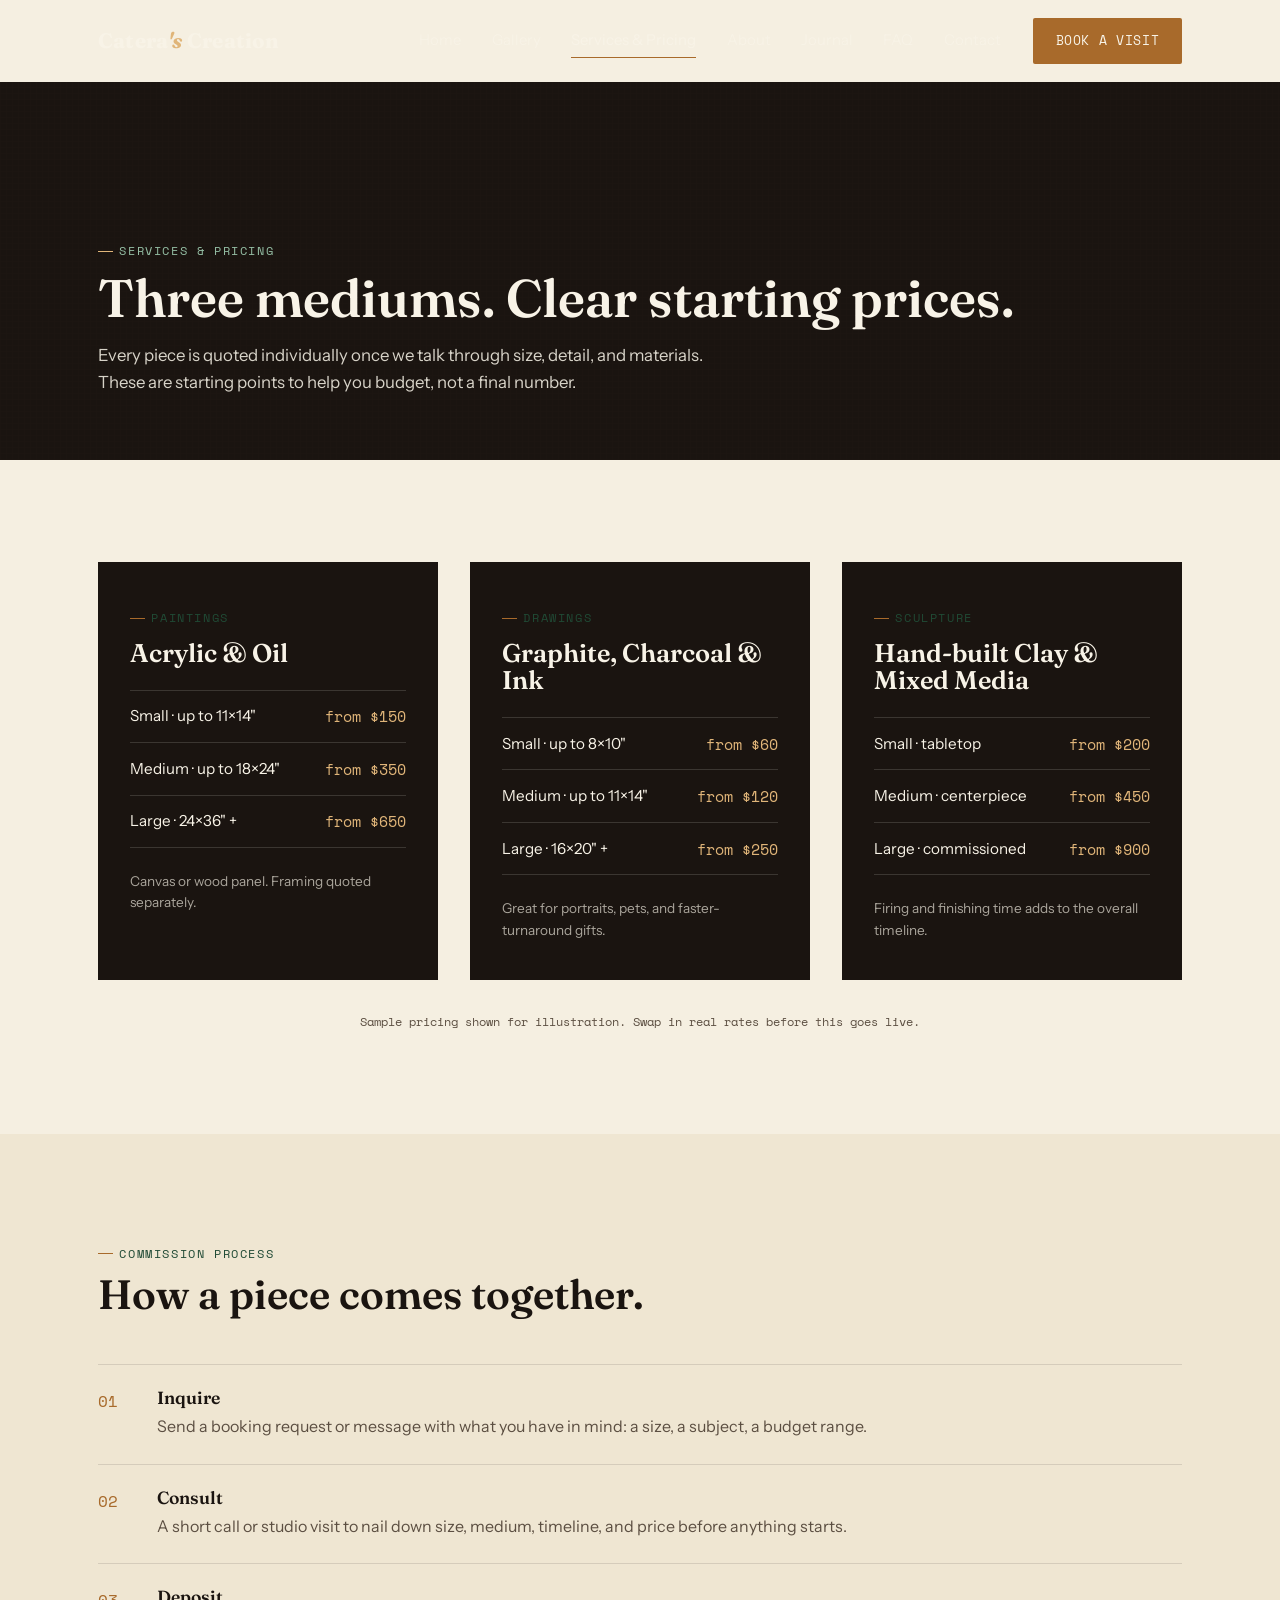
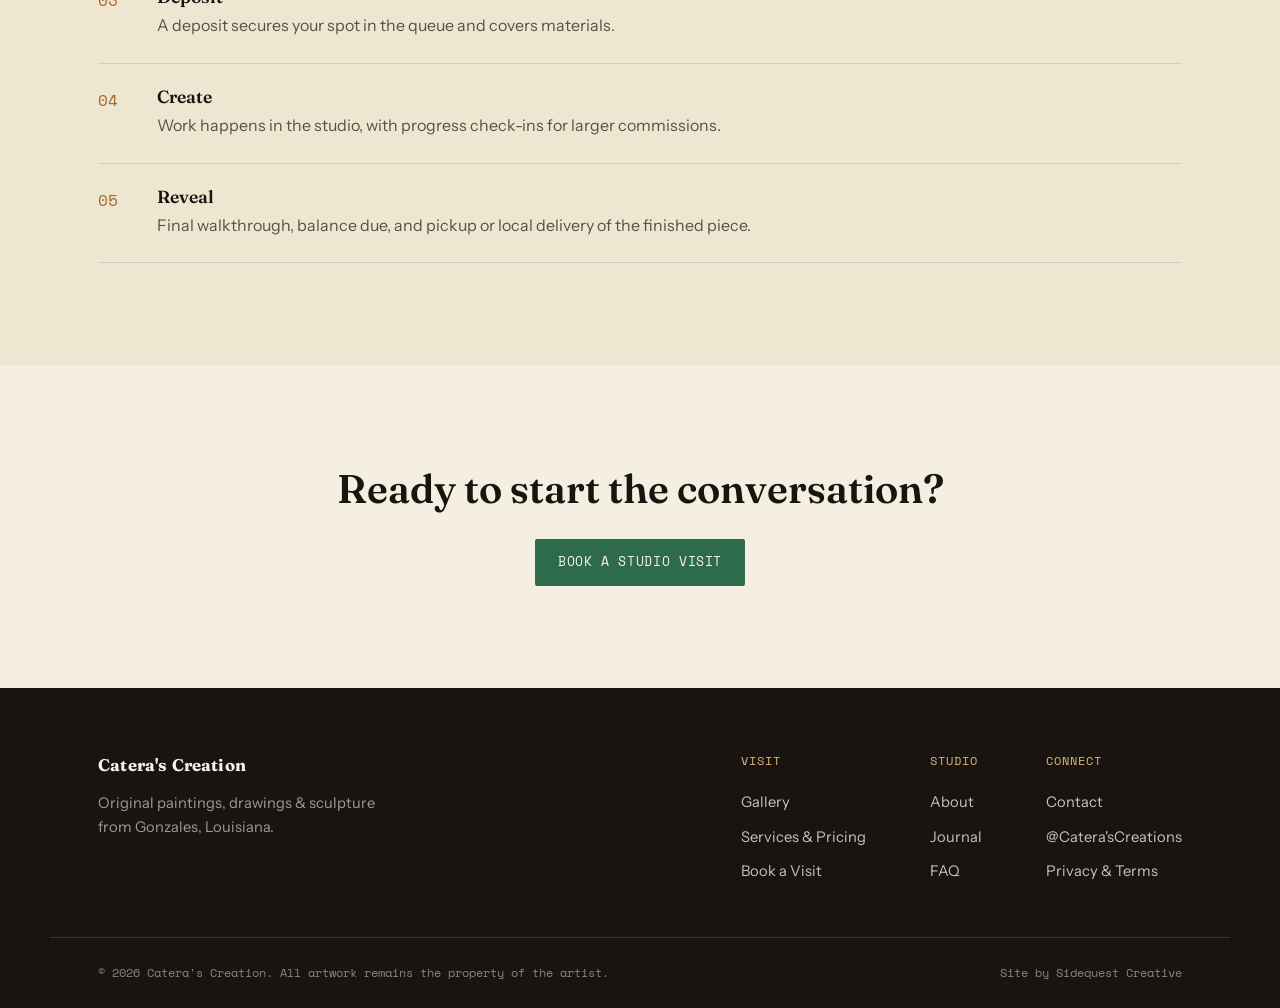
<file: services.html>
<!DOCTYPE html>
<html lang="en">
<head>
<meta charset="UTF-8">
<meta name="viewport" content="width=device-width, initial-scale=1.0">
<title>Services &amp; Pricing | Catera's Creation</title>
<meta name="description" content="Commission an original painting, drawing, or sculpture from Catera's Creation. See starting prices and how the commission process works.">
<link rel="preconnect" href="https://fonts.googleapis.com">
<link rel="stylesheet" href="styles.css">
</head>
<body>

<header class="site-header" id="siteHeader">
  <div class="header-inner">
    <a href="index.html" class="wordmark">Catera<span class="wordmark-accent">'s</span> Creation</a>
    <nav class="site-nav" id="siteNav">
      <a href="index.html">Home</a>
      <a href="gallery.html">Gallery</a>
      <a href="services.html">Services &amp; Pricing</a>
      <a href="about.html">About</a>
      <a href="blog.html">Journal</a>
      <a href="faq.html">FAQ</a>
      <a href="contact.html">Contact</a>
    </nav>
    <a href="booking.html" class="btn btn-cta nav-cta">Book a Visit</a>
    <button class="nav-toggle" id="navToggle" aria-label="Open menu" aria-expanded="false">
      <span></span><span></span><span></span>
    </button>
  </div>
</header>

<main>

  <section class="page-hero on-dark">
    <div class="texture-veil"></div>
    <div class="container">
      <span class="eyebrow">Services &amp; Pricing</span>
      <h1>Three mediums. Clear starting prices.</h1>
      <p class="page-hero-lede">Every piece is quoted individually once we talk through size, detail, and materials. These are starting points to help you budget, not a final number.</p>
    </div>
  </section>

  <section>
    <div class="container">
      <div class="grid grid-3">
        <div class="price-card reveal">
          <span class="eyebrow">Paintings</span>
          <h3>Acrylic &amp; Oil</h3>
          <div class="price-list">
            <div class="price-row"><span>Small · up to 11×14"</span><span class="amount">from $150</span></div>
            <div class="price-row"><span>Medium · up to 18×24"</span><span class="amount">from $350</span></div>
            <div class="price-row"><span>Large · 24×36" +</span><span class="amount">from $650</span></div>
          </div>
          <p class="price-note">Canvas or wood panel. Framing quoted separately.</p>
        </div>
        <div class="price-card reveal">
          <span class="eyebrow">Drawings</span>
          <h3>Graphite, Charcoal &amp; Ink</h3>
          <div class="price-list">
            <div class="price-row"><span>Small · up to 8×10"</span><span class="amount">from $60</span></div>
            <div class="price-row"><span>Medium · up to 11×14"</span><span class="amount">from $120</span></div>
            <div class="price-row"><span>Large · 16×20" +</span><span class="amount">from $250</span></div>
          </div>
          <p class="price-note">Great for portraits, pets, and faster-turnaround gifts.</p>
        </div>
        <div class="price-card reveal">
          <span class="eyebrow">Sculpture</span>
          <h3>Hand-built Clay &amp; Mixed Media</h3>
          <div class="price-list">
            <div class="price-row"><span>Small · tabletop</span><span class="amount">from $200</span></div>
            <div class="price-row"><span>Medium · centerpiece</span><span class="amount">from $450</span></div>
            <div class="price-row"><span>Large · commissioned</span><span class="amount">from $900</span></div>
          </div>
          <p class="price-note">Firing and finishing time adds to the overall timeline.</p>
        </div>
      </div>
      <p class="small-caps-note text-center reveal" style="margin-top: 2rem;">Sample pricing shown for illustration. Swap in real rates before this goes live.</p>
    </div>
  </section>

  <section class="bg-parchment">
    <div class="container">
      <div class="section-head reveal">
        <span class="eyebrow">Commission Process</span>
        <h2>How a piece comes together.</h2>
      </div>
      <div class="process-list reveal">
        <div class="process-item">
          <span class="process-num">01</span>
          <div><h4>Inquire</h4><p>Send a booking request or message with what you have in mind: a size, a subject, a budget range.</p></div>
        </div>
        <div class="process-item">
          <span class="process-num">02</span>
          <div><h4>Consult</h4><p>A short call or studio visit to nail down size, medium, timeline, and price before anything starts.</p></div>
        </div>
        <div class="process-item">
          <span class="process-num">03</span>
          <div><h4>Deposit</h4><p>A deposit secures your spot in the queue and covers materials.</p></div>
        </div>
        <div class="process-item">
          <span class="process-num">04</span>
          <div><h4>Create</h4><p>Work happens in the studio, with progress check-ins for larger commissions.</p></div>
        </div>
        <div class="process-item">
          <span class="process-num">05</span>
          <div><h4>Reveal</h4><p>Final walkthrough, balance due, and pickup or local delivery of the finished piece.</p></div>
        </div>
      </div>
    </div>
  </section>

  <section class="text-center">
    <div class="container reveal">
      <h2 style="font-size: clamp(1.9rem, 3.4vw, 2.5rem);">Ready to start the conversation?</h2>
      <div style="margin-top: 1.8rem;"><a href="booking.html" class="btn btn-primary">Book a Studio Visit</a></div>
    </div>
  </section>

</main>

<footer class="site-footer">
  <div class="footer-inner">
    <div class="footer-brand">
      <p class="wordmark small" style="color:#f8f3e7;">Catera's Creation</p>
      <p class="footer-tagline">Original paintings, drawings &amp; sculpture from Gonzales, Louisiana.</p>
    </div>
    <div class="footer-links">
      <div>
        <p class="footer-heading">Visit</p>
        <a href="gallery.html">Gallery</a>
        <a href="services.html">Services &amp; Pricing</a>
        <a href="booking.html">Book a Visit</a>
      </div>
      <div>
        <p class="footer-heading">Studio</p>
        <a href="about.html">About</a>
        <a href="blog.html">Journal</a>
        <a href="faq.html">FAQ</a>
      </div>
      <div>
        <p class="footer-heading">Connect</p>
        <a href="contact.html">Contact</a>
        <a href="https://instagram.com" target="_blank" rel="noopener">@Catera'sCreations</a>
        <button class="link-btn" data-open-privacy>Privacy &amp; Terms</button>
      </div>
    </div>
  </div>
  <div class="footer-bottom">
    <p>© 2026 Catera's Creation. All artwork remains the property of the artist.</p>
    <p class="footer-credit">Site by Sidequest Creative</p>
  </div>
</footer>

<div class="modal" id="privacyModal" aria-hidden="true">
  <div class="modal-panel" role="dialog" aria-modal="true" aria-labelledby="privacyTitle">
    <button class="modal-close" data-close-privacy aria-label="Close">×</button>
    <h3 id="privacyTitle">Privacy &amp; Terms</h3>
    <p>This is placeholder policy text for demonstration. Before launch, replace this with a real privacy policy and terms of use covering how inquiries, booking details, and newsletter emails are collected and stored.</p>
    <p>Images and descriptions of artwork on this site are the property of Catera's Creation and may not be reproduced without permission.</p>
  </div>
</div>

<script src="script.js"></script>
</body>
</html>
</file>
<file: styles.css>
/* ============================================================
   Catera's Creation
   Palette sampled directly from the studio's own paintings:
     moss   — Green Room's foliage
     ochre  — Ochre Field / Late Light's warm ground
     clay   — Held Form / Late Light's shadow browns
     linen  — Two Hands / Study No. 3's paper and canvas whites
   Display: Fraunces / Body: Instrument Sans / Labels: Space Mono
   ============================================================ */

@import url('https://fonts.googleapis.com/css2?family=Fraunces:opsz,wght@9..144,400;9..144,500;9..144,600;9..144,700;9..144,900&family=Instrument+Sans:wght@400;500;600;700&family=Space+Mono:wght@400;700&display=swap');

:root {
  --ink-950: #1a1410;
  --ink-800: #2b2018;
  --ink-600: #5c4f42;
  --moss-700: #204a35;
  --moss-600: #2e6b4d;
  --moss-300: #93bda3;
  --ochre-600: #a86a2b;
  --ochre-400: #c98f47;
  --ochre-300: #e0b579;
  --clay-600: #7c4530;
  --linen-0: #f5efe1;
  --linen-50: #efe6d2;
  --linen-100: #e4d7b8;
  --text-900: #241b14;
  --paper-0: #f8f3e7;

  --font-display: 'Fraunces', serif;
  --font-body: 'Instrument Sans', sans-serif;
  --font-mono: 'Space Mono', monospace;

  --maxw: 1180px;
  --gap: clamp(1.25rem, 2.5vw, 2.5rem);
  --radius: 2px;

  --ease: cubic-bezier(.65,0,.35,1);
}

*, *::before, *::after { box-sizing: border-box; }
html { scroll-behavior: smooth; }
@media (prefers-reduced-motion: reduce) {
  html { scroll-behavior: auto; }
  *, *::before, *::after { animation-duration: 0.001ms !important; animation-iteration-count: 1 !important; transition-duration: 0.001ms !important; }
}
body {
  margin: 0;
  background: var(--linen-0);
  color: var(--text-900);
  font-family: var(--font-body);
  font-size: 16px;
  line-height: 1.6;
  -webkit-font-smoothing: antialiased;
}
img { max-width: 100%; display: block; }
a { color: inherit; text-decoration: none; }
ul { margin: 0; padding: 0; list-style: none; }
button { font: inherit; cursor: pointer; }
input, select, textarea { font: inherit; }
h1, h2, h3, h4 { font-family: var(--font-display); font-weight: 600; line-height: 1.06; margin: 0; color: var(--ink-950); }
p { margin: 0; }
:focus-visible { outline: 2px solid var(--ochre-600); outline-offset: 3px; }

.container { max-width: var(--maxw); margin: 0 auto; padding: 0 clamp(1.25rem, 4vw, 3rem); }

.eyebrow {
  font-family: var(--font-mono); font-size: .72rem; letter-spacing: .14em; text-transform: uppercase;
  color: var(--moss-700); display: inline-flex; align-items: center; gap: .55em;
}
.eyebrow::before { content: ''; width: 1.3em; height: 1px; background: var(--ochre-600); display: inline-block; }
.on-dark .eyebrow { color: var(--moss-300); }
.on-dark .eyebrow::before { background: var(--ochre-300); }

section { padding: clamp(3.5rem, 8vw, 6.5rem) 0; }
.section-tight { padding: clamp(2.25rem, 5vw, 3.5rem) 0; }

/* ---------- canvas-weave texture, not generic grain ----------
   A real over-one/under-one weave pattern standing in for raw
   linen canvas, used only where a painting or paint layer would
   naturally show its ground. */
.on-dark {
  background-color: var(--ink-950);
  color: var(--paper-0);
  position: relative;
}
.on-dark h1, .on-dark h2, .on-dark h3, .on-dark h4 { color: var(--paper-0); }
.texture-veil {
  position: absolute; inset: 0; pointer-events: none; opacity: .1; mix-blend-mode: overlay;
  background-image:
    repeating-linear-gradient(90deg, rgba(245,239,225,.5) 0 1px, transparent 1px 6px),
    repeating-linear-gradient(0deg, rgba(245,239,225,.5) 0 1px, transparent 1px 6px);
}

/* ---------- brush stroke signature ---------- */
.brush { display: block; width: 100%; height: auto; overflow: visible; }
.brush path {
  fill: none; stroke-linecap: round; stroke-linejoin: round;
  stroke-dasharray: 420; stroke-dashoffset: 420;
  transition: stroke-dashoffset 1.2s var(--ease);
}
.in-view .brush path { stroke-dashoffset: 0; }
.brush-underline { width: 7.5em; height: .6em; margin-top: .15em; }
.brush-underline path { stroke: var(--ochre-600); stroke-width: 9; }
.on-dark .brush-underline path { stroke: var(--ochre-300); }
.brush-divider { max-width: 220px; height: 28px; margin: 0 auto; }
.brush-divider path { stroke: var(--moss-600); stroke-width: 6; }

/* ---------- reveal on scroll ---------- */
.reveal { opacity: 0; transform: translateY(18px); transition: opacity .7s var(--ease), transform .7s var(--ease); }
.reveal.in-view { opacity: 1; transform: none; }

/* ---------- buttons ---------- */
.btn {
  display: inline-flex; align-items: center; justify-content: center; gap: .5em;
  font-family: var(--font-mono); font-size: .8rem; letter-spacing: .05em; text-transform: uppercase;
  padding: .95em 1.7em; border-radius: var(--radius); border: 1px solid transparent;
  transition: transform .25s var(--ease), background-color .25s var(--ease), color .25s var(--ease), border-color .25s var(--ease);
  white-space: nowrap;
}
.btn:hover { transform: translateY(-2px); }
.btn-primary { background: var(--moss-600); color: var(--paper-0); }
.btn-primary:hover { background: var(--moss-700); }
.btn-outline { border-color: currentColor; color: var(--paper-0); }
.btn-outline:hover { background: rgba(248,243,231,.1); }
.btn-outline.dark { color: var(--ink-950); }
.btn-outline.dark:hover { background: rgba(26,20,16,.06); }
.btn-cta { background: var(--ochre-600); color: var(--paper-0); }
.btn-cta:hover { background: var(--ochre-400); }
.btn-ghost { color: var(--moss-700); border-bottom: 1px solid var(--ochre-600); border-radius: 0; padding: .2em 0; }
.btn-block { width: 100%; }
.btn[disabled] { opacity: .55; cursor: not-allowed; transform: none; }

/* ---------- header ---------- */
.site-header {
  position: sticky; top: 0; z-index: 40;
  background: rgba(26,20,16,0);
  transition: background-color .35s var(--ease), box-shadow .35s var(--ease);
}
.site-header.solid { background: var(--ink-950); box-shadow: 0 6px 24px rgba(0,0,0,.2); }
.header-inner {
  max-width: var(--maxw); margin: 0 auto; padding: 1.1rem clamp(1.25rem, 4vw, 3rem);
  display: flex; align-items: center; gap: 1.5rem;
}
.wordmark { font-family: var(--font-display); font-weight: 700; font-size: 1.3rem; color: var(--paper-0); letter-spacing: .01em; }
.wordmark-accent { color: var(--ochre-300); font-style: italic; }
.wordmark.small { font-size: 1.05rem; }
.site-nav { display: flex; gap: 1.9rem; margin-left: auto; font-size: .93rem; }
.site-nav a { color: rgba(248,243,231,.82); padding: .3rem 0; border-bottom: 1px solid transparent; transition: color .2s, border-color .2s; }
.site-nav a:hover, .site-nav a[aria-current="page"] { color: var(--paper-0); border-color: var(--ochre-600); }
.nav-cta { margin-left: .5rem; }
.nav-toggle { display: none; margin-left: auto; background: none; border: none; width: 34px; height: 26px; position: relative; padding: 0; }
.nav-toggle span { position: absolute; left: 0; right: 0; height: 2px; background: var(--paper-0); border-radius: 2px; transition: transform .3s var(--ease), opacity .3s var(--ease); }
.nav-toggle span:nth-child(1) { top: 2px; }
.nav-toggle span:nth-child(2) { top: 12px; }
.nav-toggle span:nth-child(3) { top: 22px; }
.nav-toggle[aria-expanded="true"] span:nth-child(1) { transform: translateY(10px) rotate(45deg); }
.nav-toggle[aria-expanded="true"] span:nth-child(2) { opacity: 0; }
.nav-toggle[aria-expanded="true"] span:nth-child(3) { transform: translateY(-10px) rotate(-45deg); }

@media (max-width: 880px) {
  .site-nav {
    position: fixed; inset: 0 0 0 auto; width: min(78vw, 340px); height: 100vh;
    background: var(--ink-950); flex-direction: column; justify-content: center; gap: 1.6rem;
    padding: 2rem; transform: translateX(100%); transition: transform .4s var(--ease);
  }
  .site-nav.open { transform: translateX(0); }
  .site-nav a { font-size: 1.15rem; }
  .nav-cta { display: none; }
  .nav-toggle { display: block; }
}

/* ---------- hero ---------- */
.hero { padding-top: clamp(4.5rem, 12vw, 8rem); padding-bottom: clamp(4rem, 10vw, 7rem); }
.hero-grid { display: grid; grid-template-columns: 1.15fr .85fr; gap: var(--gap); align-items: center; }
.hero h1 { font-size: clamp(2.6rem, 5.4vw, 4.4rem); font-weight: 600; }
.hero h1 em { font-style: italic; font-weight: 400; color: var(--ochre-300); }
.hero-lede { margin-top: 1.4rem; max-width: 42ch; font-size: 1.12rem; color: rgba(248,243,231,.85); }
.hero-actions { display: flex; flex-wrap: wrap; gap: 1rem; margin-top: 2.2rem; }
.hero-meta { display: flex; gap: 2rem; margin-top: 3rem; font-family: var(--font-mono); font-size: .78rem; color: rgba(248,243,231,.65); }

/* Framed painting standing in the hero, not an abstract gradient —
   an artist's site should open on real work. */
.hero-visual {
  position: relative; aspect-ratio: 4/5;
  border: 1px solid var(--ochre-400);
  outline: 7px solid var(--ink-950);
  outline-offset: -1px;
  box-shadow: 0 24px 50px rgba(0,0,0,.35);
}
.hero-visual img { width: 100%; height: 100%; object-fit: cover; }
.hero-visual .hero-visual-tag {
  position: absolute; left: 14px; bottom: 14px; right: 14px;
  display: flex; justify-content: space-between; align-items: baseline;
  font-family: var(--font-mono); font-size: .66rem; text-transform: uppercase; letter-spacing: .08em;
  color: var(--paper-0); text-shadow: 0 1px 4px rgba(0,0,0,.6);
}
.hero-visual .hero-visual-tag strong { font-family: var(--font-display); font-style: italic; font-size: 1rem; text-transform: none; letter-spacing: 0; font-weight: 600; }

.page-hero { padding: clamp(6.5rem, 14vw, 9.5rem) 0 clamp(3rem, 6vw, 4rem); }
.page-hero h1 { font-size: clamp(2.2rem, 4.4vw, 3.3rem); margin-top: .6rem; }
.page-hero-lede { margin-top: 1rem; max-width: 56ch; font-size: 1.05rem; color: rgba(248,243,231,.85); }

@media (max-width: 880px) {
  .hero-grid { grid-template-columns: 1fr; }
  .hero-visual { order: -1; aspect-ratio: 16/10; }
}

/* ---------- art tiles ---------- */
.art-tile { position: relative; aspect-ratio: 4/5; overflow: hidden; border: 1px solid rgba(26,20,16,.08); background: var(--ink-800); }
.art-tile .art-paint { position: absolute; inset: 0; }
.art-1 .art-paint { background: radial-gradient(120% 90% at 20% 20%, var(--moss-700), var(--ink-950) 70%); }
.art-2 .art-paint { background: conic-gradient(from 120deg at 50% 40%, var(--moss-600), var(--ink-800), var(--ochre-600), var(--moss-600)); }
.art-3 .art-paint { background: linear-gradient(155deg, var(--clay-600), var(--ink-800) 55%, var(--moss-600)); }
.art-4 .art-paint { background: radial-gradient(100% 80% at 80% 30%, var(--moss-300), var(--ink-950) 65%); }
.art-5 .art-paint { background: linear-gradient(20deg, var(--ochre-600), var(--clay-600) 60%, var(--ink-950)); }
.art-6 .art-paint { background: radial-gradient(90% 110% at 30% 80%, var(--moss-600), var(--ink-800) 60%); }
.art-7 .art-paint { background: conic-gradient(from 250deg at 40% 60%, var(--ink-950), var(--clay-600), var(--ochre-300), var(--ink-950)); }
.art-8 .art-paint { background: linear-gradient(200deg, var(--ink-800), var(--moss-600) 45%, var(--ochre-600)); }
.art-9 .art-paint { background: radial-gradient(110% 90% at 70% 75%, var(--clay-600), var(--ink-950) 70%); }
.art-tile .art-paint::after {
  content: ''; position: absolute; inset: 0; opacity: .1; mix-blend-mode: overlay;
  background-image:
    repeating-linear-gradient(90deg, rgba(245,239,225,.6) 0 1px, transparent 1px 7px),
    repeating-linear-gradient(0deg, rgba(245,239,225,.6) 0 1px, transparent 1px 7px);
}
.art-tag {
  position: absolute; left: 0; right: 0; bottom: 0; padding: .8rem .9rem;
  background: linear-gradient(0deg, rgba(0,0,0,.6), transparent);
  color: var(--paper-0); opacity: 0; transform: translateY(6px); z-index: 2;
  transition: opacity .25s var(--ease), transform .25s var(--ease);
}
.art-tile:hover .art-tag, .art-tile:focus-within .art-tag { opacity: 1; transform: none; }
.art-tag .art-title { font-family: var(--font-display); font-style: italic; font-size: 1.02rem; }
.art-tag .art-meta { font-family: var(--font-mono); font-size: .68rem; letter-spacing: .04em; opacity: .85; margin-top: .2rem; }
.art-tile-btn { position: absolute; inset: 0; width: 100%; height: 100%; background: none; border: none; padding: 0; }
.art-photo { position: absolute; inset: 0; z-index: 1; width: 100%; height: 100%; object-fit: cover; }

/* gallery-wall placards, a real museum convention rather than
   decoration — a brass pin stands in for the mounting hardware */
.placard { margin-top: .7rem; position: relative; padding-left: .05rem; }
.placard::before {
  content: ''; position: absolute; left: 0; top: -.35rem; width: 6px; height: 6px; border-radius: 50%;
  background: var(--ochre-600); box-shadow: 0 1px 2px rgba(0,0,0,.3);
}
.placard { padding-left: 1rem; }
.placard .art-title { font-family: var(--font-display); font-style: italic; font-size: 1.05rem; color: var(--ink-950); }
.placard .art-meta { font-family: var(--font-mono); font-size: .74rem; color: var(--ink-600); margin-top: .15rem; display: flex; justify-content: space-between; gap: .5rem; }

/* ---------- grids & cards ---------- */
.grid { display: grid; gap: var(--gap); }
.grid-3 { grid-template-columns: repeat(3, 1fr); }
.grid-4 { grid-template-columns: repeat(4, 1fr); }
.grid-2 { grid-template-columns: repeat(2, 1fr); }
@media (max-width: 980px) { .grid-4 { grid-template-columns: repeat(2, 1fr); } .grid-3 { grid-template-columns: repeat(2, 1fr); } }
@media (max-width: 640px) { .grid-3, .grid-4, .grid-2 { grid-template-columns: 1fr; } }

.section-head { max-width: 60ch; margin-bottom: clamp(2rem, 4vw, 3rem); }
.section-head h2 { font-size: clamp(1.9rem, 3.2vw, 2.6rem); margin-top: .6rem; }
.section-head-row { display: flex; justify-content: space-between; align-items: flex-end; gap: 1.5rem; flex-wrap: wrap; }

.card { background: var(--paper-0); border: 1px solid rgba(26,20,16,.1); padding: 2rem 1.8rem; }
.card-medium .icon { width: 2.4rem; height: 2.4rem; color: var(--moss-600); margin-bottom: 1.1rem; }
.card-medium h3 { font-size: 1.3rem; }
.card-medium p { margin-top: .7rem; color: var(--ink-600); }
.card-medium .btn-ghost { margin-top: 1.2rem; display: inline-block; }

.price-card { background: var(--ink-950); color: var(--paper-0); padding: 2.4rem 2rem; position: relative; }
.price-card .eyebrow { margin-bottom: .8rem; }
.price-card h3 { color: var(--paper-0); font-size: 1.6rem; }
.price-card .price-list { margin-top: 1.4rem; border-top: 1px solid rgba(248,243,231,.15); }
.price-row { display: flex; justify-content: space-between; padding: .85rem 0; border-bottom: 1px solid rgba(248,243,231,.15); font-size: .95rem; }
.price-row .amount { font-family: var(--font-mono); color: var(--ochre-300); }
.price-note { margin-top: 1.4rem; font-size: .85rem; color: rgba(248,243,231,.65); }

.process-list { counter-reset: step; margin-top: 1rem; }
.process-item { display: flex; gap: 1.3rem; padding: 1.5rem 0; border-top: 1px solid rgba(26,20,16,.12); }
.process-item:last-child { border-bottom: 1px solid rgba(26,20,16,.12); }
.process-num { font-family: var(--font-mono); color: var(--ochre-600); font-size: 1rem; min-width: 2.4rem; }
.process-item h4 { font-size: 1.1rem; }
.process-item p { margin-top: .4rem; color: var(--ink-600); }

/* testimonials, styled as a wall didactic rather than a rounded
   review carousel — quiet, no card chrome, just type and a rule */
.testimonial-wrap { position: relative; max-width: 760px; margin: 0 auto; text-align: center; }
.testimonial-slide { display: none; }
.testimonial-slide.active { display: block; }
.testimonial-slide blockquote { font-family: var(--font-display); font-style: italic; font-size: clamp(1.3rem, 2.6vw, 1.7rem); line-height: 1.4; margin: 0; }
.testimonial-slide cite { display: block; margin-top: 1.3rem; font-family: var(--font-mono); font-size: .8rem; font-style: normal; color: var(--ochre-300); }
.testimonial-dots { display: flex; justify-content: center; gap: .6rem; margin-top: 2rem; }
.testimonial-dots button { width: 8px; height: 8px; border-radius: 50%; border: none; background: rgba(248,243,231,.3); padding: 0; }
.testimonial-dots button.active { background: var(--ochre-400); }

/* faq accordion */
.accordion-item { border-top: 1px solid rgba(26,20,16,.14); }
.accordion-item:last-child { border-bottom: 1px solid rgba(26,20,16,.14); }
.accordion-trigger { width: 100%; display: flex; justify-content: space-between; align-items: center; gap: 1rem; background: none; border: none; text-align: left; padding: 1.4rem 0; font-family: var(--font-display); font-size: 1.15rem; color: var(--ink-950); }
.accordion-trigger .plus { font-family: var(--font-mono); font-size: 1.3rem; color: var(--moss-600); transition: transform .3s var(--ease); flex-shrink: 0; }
.accordion-item[aria-expanded="true"] .plus { transform: rotate(45deg); }
.accordion-panel { max-height: 0; overflow: hidden; transition: max-height .35s var(--ease); }
.accordion-panel p { padding: 0 0 1.5rem; max-width: 62ch; color: var(--ink-600); }

/* forms */
.form-grid { display: grid; gap: 1.3rem; }
.form-row-2 { display: grid; grid-template-columns: 1fr 1fr; gap: 1.3rem; }
@media (max-width: 640px) { .form-row-2 { grid-template-columns: 1fr; } }
.field label { display: block; font-family: var(--font-mono); font-size: .72rem; letter-spacing: .06em; text-transform: uppercase; color: var(--ink-600); margin-bottom: .5rem; }
.on-dark .field label { color: rgba(248,243,231,.65); }
.field input, .field select, .field textarea { width: 100%; background: var(--paper-0); border: 1px solid rgba(26,20,16,.22); padding: .85em 1em; color: var(--text-900); border-radius: var(--radius); transition: border-color .2s; }
.on-dark .field input, .on-dark .field select, .on-dark .field textarea { background: rgba(248,243,231,.06); border-color: rgba(248,243,231,.25); color: var(--paper-0); }
.field input:focus, .field select:focus, .field textarea:focus { border-color: var(--moss-600); }
.field textarea { min-height: 130px; resize: vertical; }
.field-error { display: none; font-family: var(--font-mono); font-size: .72rem; color: #b5453c; margin-top: .4rem; }
.field.invalid input, .field.invalid select, .field.invalid textarea { border-color: #b5453c; }
.field.invalid .field-error { display: block; }
.form-note { font-size: .85rem; color: var(--ink-600); margin-top: .3rem; }
.on-dark .form-note { color: rgba(248,243,231,.6); }
.form-status { margin-top: 1.4rem; font-family: var(--font-mono); font-size: .85rem; padding: 1rem 1.2rem; display: none; }
.form-status.success { display: block; background: rgba(46,107,77,.14); border: 1px solid var(--moss-600); color: var(--moss-700); }
.on-dark .form-status.success { color: var(--moss-300); }

/* newsletter band, framed as the studio guestbook rather than a
   generic email-capture strip */
.newsletter-band { background: var(--moss-700); color: var(--paper-0); }
.newsletter-inner { display: flex; align-items: center; justify-content: space-between; gap: 2rem; flex-wrap: wrap; }
.newsletter-inner h3 { color: var(--paper-0); font-size: 1.6rem; max-width: 26ch; font-style: italic; font-weight: 500; }
.newsletter-form { display: flex; gap: .8rem; flex-wrap: wrap; }
.newsletter-form input { min-width: 240px; padding: .9em 1.1em; border: 1px solid rgba(248,243,231,.4); background: rgba(248,243,231,.08); color: var(--paper-0); border-radius: var(--radius); }
.newsletter-form input::placeholder { color: rgba(248,243,231,.65); }

/* social strip */
.social-tile { aspect-ratio: 1; position: relative; overflow: hidden; }
.social-tile .art-paint::before { content: '↗'; position: absolute; top: .6rem; right: .7rem; color: rgba(248,243,231,.85); font-family: var(--font-mono); }

/* lightbox modal */
.lightbox, .modal { position: fixed; inset: 0; z-index: 90; display: none; align-items: center; justify-content: center; background: rgba(16,10,7,.84); padding: 1.5rem; }
.lightbox.open, .modal.open { display: flex; }
.lightbox-panel { max-width: 640px; width: 100%; background: var(--paper-0); position: relative; }
.lightbox-art { aspect-ratio: 4/5; position: relative; }
.lightbox-body { padding: 1.6rem 1.8rem 1.9rem; }
.lightbox-body .art-title { font-size: 1.4rem; }
.lightbox-body .art-meta { margin-top: .3rem; }
.lightbox-body p { margin-top: 1rem; color: var(--ink-600); }
.lightbox-actions { margin-top: 1.3rem; }
.modal-panel { max-width: 480px; width: 100%; background: var(--paper-0); padding: 2.2rem; max-height: 82vh; overflow-y: auto; position: relative; }
.modal-panel h3 { margin-bottom: 1rem; }
.modal-panel p { color: var(--ink-600); margin-bottom: .9rem; }
.modal-close, .lightbox-close { position: absolute; top: .8rem; right: .9rem; width: 2.2rem; height: 2.2rem; border: none; background: none; font-size: 1.5rem; line-height: 1; color: var(--ink-600); }

/* gallery filter, restyled as small paint swatches instead of
   generic pill buttons — each medium gets its own dab of color */
.filter-row { display: flex; gap: .7rem; flex-wrap: wrap; margin-bottom: 2.2rem; }
.filter-btn {
  font-family: var(--font-mono); font-size: .78rem; letter-spacing: .04em; text-transform: uppercase;
  display: inline-flex; align-items: center; gap: .55em;
  padding: .55em 1.05em; border: 1px solid rgba(26,20,16,.25); background: none; color: var(--text-900);
  transition: background-color .2s, color .2s, border-color .2s;
}
.filter-btn::before { content: ''; width: 9px; height: 9px; border-radius: 50%; background: var(--ink-600); flex-shrink: 0; }
.filter-btn[data-filter="painting"]::before { background: var(--ochre-600); }
.filter-btn[data-filter="drawing"]::before { background: var(--ink-600); }
.filter-btn[data-filter="sculpture"]::before { background: var(--moss-600); }
.filter-btn.active, .filter-btn:hover { background: var(--ink-950); color: var(--paper-0); border-color: var(--ink-950); }
.filter-btn.active::before, .filter-btn:hover::before { background: var(--ochre-300); }
.gallery-item { transition: opacity .25s var(--ease), transform .25s var(--ease); }
.gallery-item.hidden { display: none; }

/* about page */
.avatar-brush { aspect-ratio: 3/4; position: relative; overflow: hidden; background: var(--ink-950); }
.avatar-brush svg { position: absolute; inset: 0; width: 100%; height: 100%; }
.stat-row { display: flex; gap: clamp(2rem, 6vw, 4.5rem); flex-wrap: wrap; }
.stat-row .stat-num { font-family: var(--font-display); font-size: 2.2rem; color: var(--moss-700); }
.stat-row .stat-label { font-family: var(--font-mono); font-size: .75rem; text-transform: uppercase; letter-spacing: .05em; color: var(--ink-600); margin-top: .3rem; }

/* blog */
.post-card .post-date { font-family: var(--font-mono); font-size: .74rem; color: var(--moss-700); letter-spacing: .04em; }
.post-card h3 { margin-top: .6rem; font-size: 1.35rem; }
.post-card p { margin-top: .7rem; color: var(--ink-600); }

/* faq page contact cta */
.split-cta { display: grid; grid-template-columns: 1.3fr 1fr; gap: var(--gap); align-items: center; }
@media (max-width: 880px) { .split-cta { grid-template-columns: 1fr; } }

/* footer */
.site-footer { background: var(--ink-950); color: rgba(248,243,231,.85); padding: 4rem 0 0; }
.footer-inner { max-width: var(--maxw); margin: 0 auto; padding-left: clamp(1.25rem, 4vw, 3rem); padding-right: clamp(1.25rem, 4vw, 3rem); display: flex; justify-content: space-between; gap: 3rem; flex-wrap: wrap; padding-bottom: 3rem; border-bottom: 1px solid rgba(248,243,231,.14); }
.footer-tagline { margin-top: .8rem; max-width: 30ch; color: rgba(248,243,231,.6); font-size: .92rem; }
.footer-links { display: flex; gap: clamp(2rem, 5vw, 4.5rem); flex-wrap: wrap; }
.footer-heading { font-family: var(--font-mono); font-size: .72rem; letter-spacing: .08em; text-transform: uppercase; color: var(--ochre-300); margin-bottom: .9rem; }
.footer-links a, .link-btn { display: block; padding: .35rem 0; color: rgba(248,243,231,.78); background: none; border: none; text-align: left; font-size: .92rem; }
.footer-links a:hover, .link-btn:hover { color: var(--paper-0); }
.footer-bottom { display: flex; justify-content: space-between; gap: 1rem; flex-wrap: wrap; padding: 1.6rem 0; font-family: var(--font-mono); font-size: .72rem; color: rgba(248,243,231,.5); max-width: var(--maxw); margin: 0 auto; padding-left: clamp(1.25rem, 4vw, 3rem); padding-right: clamp(1.25rem, 4vw, 3rem); }

/* misc */
.divider-space { height: clamp(2rem, 5vw, 3.5rem); }
.text-center { text-align: center; }
.mx-auto { margin-left: auto; margin-right: auto; }
.bg-parchment { background: var(--linen-50); }
.small-caps-note { font-family: var(--font-mono); font-size: .78rem; color: var(--ink-600); }

/* gallery atmosphere */
.gallery-showcase { position: relative; background: var(--linen-50); overflow: hidden; }
.gallery-showcase::before {
  content: ''; position: absolute; inset: 0; pointer-events: none; opacity: .5;
  background-image:
    repeating-linear-gradient(90deg, rgba(26,20,16,.05) 0 1px, transparent 1px 8px),
    repeating-linear-gradient(0deg, rgba(26,20,16,.05) 0 1px, transparent 1px 8px);
}
.gallery-showcase > .container { position: relative; }
.gallery-showcase .section-head-row { align-items: flex-end; }
.gallery-showcase .section-head { margin-bottom: 0; }
.gallery-grid { margin-top: 2.5rem; }
.gallery-item { min-width: 0; }
.gallery-item .art-tile { box-shadow: 0 10px 24px rgba(26,20,16,.14); transition: transform .35s var(--ease), box-shadow .35s var(--ease); }
.gallery-item:hover .art-tile { transform: translateY(-5px) rotate(-.35deg); box-shadow: 0 16px 30px rgba(26,20,16,.22); }
.gallery-item .placard { padding-top: .35rem; padding-bottom: 1rem; border-bottom: 1px solid rgba(26,20,16,.16); }
.gallery-item .placard .art-title { font-size: 1.18rem; }
.gallery-item .placard .art-meta { font-size: .68rem; }
.art-description { margin-top: .65rem; color: var(--ink-600); font-size: .86rem; line-height: 1.5; max-width: 34ch; }
.gallery-cta h2 { margin-top: .7rem; font-size: clamp(1.9rem, 3.4vw, 2.7rem); }
.gallery-cta p { max-width: 48ch; margin: 1rem auto 0; color: var(--ink-600); }
.gallery-cta .btn { margin-top: 2rem; }

@media (max-width: 640px) {
  .gallery-showcase .section-head-row { align-items: flex-start; }
  .gallery-showcase .filter-row { margin-top: .5rem; }
}
</file>
